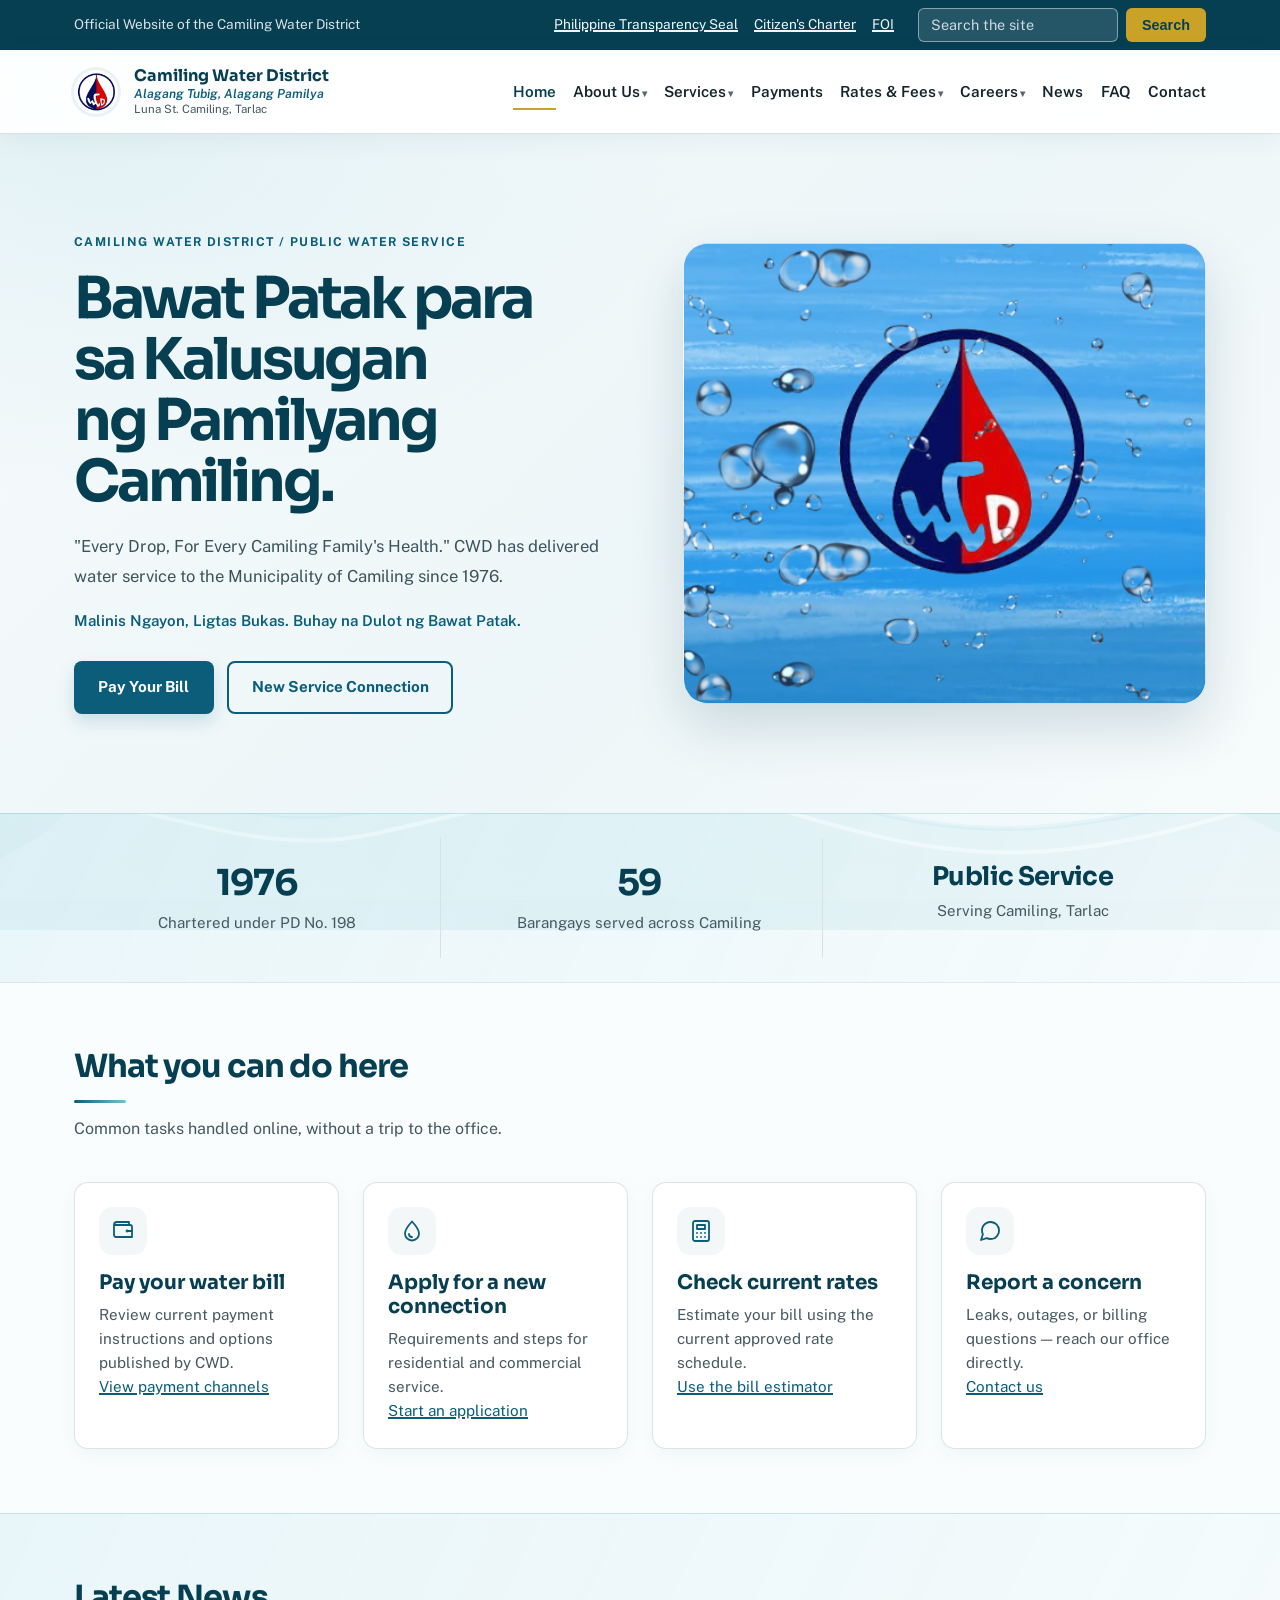
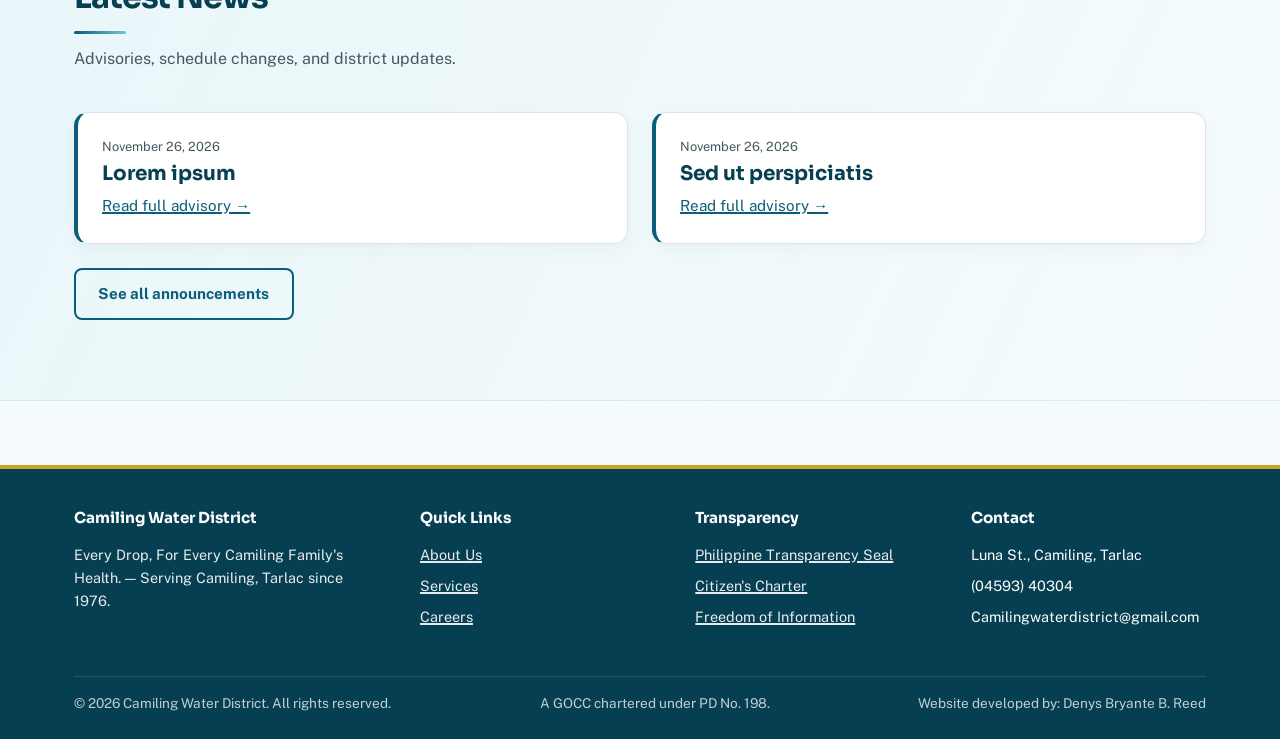
<file: index.html>
<!DOCTYPE html>
<html lang="en">
<head>
<meta charset="UTF-8">
<link rel="icon" href="assets/cwd-logo.png?v=20261118-fix3" type="image/png">
<link rel="shortcut icon" href="assets/cwd-logo.png?v=20261118-fix3">
<meta name="viewport" content="width=device-width, initial-scale=1.0">
<title>Camiling Water District — Official Website</title>
<meta name="description" content="Official website of the Camiling Water District (CWD), Tarlac, Philippines.">
<meta property="og:type" content="website">
<meta property="og:site_name" content="Camiling Water District">
<meta property="og:title" content="Camiling Water District — Official Website">
<meta property="og:description" content="Official website of the Camiling Water District (CWD), Tarlac, Philippines.">
<link rel="preconnect" href="https://fonts.googleapis.com">
<link href="https://fonts.googleapis.com/css2?family=Sora:wght@600;700&family=Public+Sans:wght@400;600;700&display=swap" rel="stylesheet">
<link rel="stylesheet" href="assets/styles.css?v=cms-audit-20261125">
<script type="application/ld+json">
{"@context":"https://schema.org","@type":"GovernmentOrganization","name":"Camiling Water District","address":{"@type":"PostalAddress","streetAddress":"Luna St.","addressLocality":"Camiling","addressRegion":"Tarlac","addressCountry":"PH"},"telephone":"(04593) 40304","email":"Camilingwaterdistrict@gmail.com"}
</script>
</head>
<body class="bg-waves">

<!-- Government identity bar -->
<div class="gov-bar">
  <div class="container">
    <span>Official Website of the Camiling Water District</span>
    <nav aria-label="Government links">
      <a href="transparency.html#seal">Philippine Transparency Seal</a>
      <a href="transparency.html#charter">Citizen's Charter</a>
      <a href="transparency.html#foi">FOI</a>
      <form class="site-search" action="search.html" method="get" role="search">
        <label for="site-q" class="sr-only">Search the site</label>
        <input type="search" id="site-q" name="q" placeholder="Search the site" autocomplete="off">
        <button type="submit">Search</button>
      </form>
    </nav>
  </div>
</div>

<!-- Announcement banner — injected by script when banner_show=true in data/homepage.json -->
<div id="site-banner" class="site-banner" role="region" aria-label="Site announcement" aria-live="polite" hidden>
  <div class="container">
    <span class="site-banner-label" id="banner-label"></span>
    <span class="site-banner-message" id="banner-message"></span>
  </div>
</div>

<!-- Header -->
<header class="site-header">
  <div class="container">
    <a href="index.html" class="brand">
      <img src="assets/cwd-logo.png" alt="Camiling Water District" class="brand-logo">
      <span class="brand-text"><strong>Camiling Water District</strong><em>Alagang Tubig, Alagang Pamilya</em><span>Luna St. Camiling, Tarlac</span></span>
    </a>
    <button class="nav-toggle" aria-expanded="false" aria-controls="main-nav">
      Menu
    </button>
    <nav class="main-nav" id="main-nav" aria-label="Primary">
      <ul>
        <li><a href="index.html">Home</a></li>
        <li class="nav-dropdown">
          <a href="about.html">About Us</a>
          <ul class="dropdown-menu">
            <li><a href="about.html">About CWD</a></li>
            <li><a href="about.html#mission-vision">Mission/Vision</a></li>
            <li><a href="about.html#leadership">Organizational Chart/Leadership</a></li>
            <li><a href="about.html#jva">Joint Venture with PrimeWater</a></li>
          </ul>
        </li>
        <li class="nav-dropdown">
          <a href="services.html">Services</a>
          <ul class="dropdown-menu">
            <li><a href="services.html#new-connection">New Service Connection</a></li>
            <li><a href="services.html#other-services">Other Services</a></li>
            <li><a href="services.html#requirements">Requirements Checklist</a></li>
            <li><a href="services.html#projects-section">Projects</a></li>
          </ul>
        </li>
        <li><a href="payments.html">Payments</a></li>
        <li class="nav-dropdown">
          <a href="rates.html">Rates &amp; Fees</a>
          <ul class="dropdown-menu">
            <li><a href="rates.html#bill-estimator">Bill Estimator</a></li>
            <li><a href="rates.html#rate-schedule">Rate Schedule</a></li>
          </ul>
        </li>
        <li class="nav-dropdown">
          <a href="careers.html">Careers</a>
          <ul class="dropdown-menu">
            <li><a href="careers.html#openings">Job Openings/Postings</a></li>
            <li><a href="careers.html#how-to-apply">How to Apply</a></li>
            <li><a href="careers.html#qualifications">General Qualification Standards</a></li>
          </ul>
        </li>
        <li><a href="news.html">News</a></li>
        <li><a href="faq.html">FAQ</a></li>
        <li><a href="contact.html">Contact</a></li>
      </ul>
    </nav>
  </div>
</header>

<main id="content">

  <!-- Hero -->
  <section class="home-hero">
    <div class="container home-hero-grid">
      <div class="home-hero-copy">
      <p class="home-hero-eyebrow">CAMILING WATER DISTRICT <span aria-hidden="true">/</span> PUBLIC WATER SERVICE</p>
      <h1 class="home-hero-title">Bawat Patak para sa Kalusugan ng Pamilyang Camiling.</h1>
      <p class="home-hero-lead">"Every Drop, For Every Camiling Family's Health." CWD has delivered water service to the Municipality of Camiling since 1976.</p>
      <p class="home-hero-tagline">Malinis Ngayon, Ligtas Bukas. Buhay na Dulot ng Bawat Patak.</p>
      <div class="home-hero-actions">
        <a href="payments.html" class="btn btn-primary">Pay Your Bill</a>
        <a href="services.html" class="btn btn-outline">New Service Connection</a>
      </div>
      </div>
      <div class="home-hero-photo" role="img" aria-label="Homepage photo selected in PagesCMS"><img class="home-hero-cms-image" src="images/uploads/home-hero-current.png" data-fallback-src="images/uploads/home-hero-current.png" alt="Camiling Water District homepage photo" decoding="async" fetchpriority="high"></div>
    </div>
  </section>

  <!-- Quick stats -->
  <section class="section-tint home-stats-section">
    <div class="container grid home-stats-grid">
      <div class="home-stat">
        <h2 style="margin-bottom:0.2rem;">1976</h2>
        <p>Chartered under PD No. 198</p>
      </div>
      <div class="home-stat">
        <h2 style="margin-bottom:0.2rem;">59</h2>
        <p>Barangays served across Camiling</p>
      </div>
      <div class="home-stat">
        <h2 style="margin-bottom:0.2rem;">Public Service</h2>
        <p>Serving Camiling, Tarlac</p>
      </div>
    </div>
  </section>

  <!-- Services overview -->
  <section>
    <div class="container">
      <div class="section-head">
        <h2 id="home-shortcuts-heading">What you can do here</h2>
        <p id="home-shortcuts-intro">Common tasks handled online, without a trip to the office.</p>
      </div>
      <div class="grid">
        <div class="card">
          <div class="card-icon" aria-hidden="true"><svg viewBox="0 0 24 24"><rect x="2" y="6" width="20" height="14" rx="2"/><path d="M2 10h20"/><path d="M6 15h4"/></svg></div>
          <h3>Pay your water bill</h3>
          <p>GCash, Maya, 7-Eleven, Bayad Center, and more.</p>
          <p><a href="payments.html">View payment channels →</a></p>
        </div>
        <div class="card">
          <div class="card-icon" aria-hidden="true"><svg viewBox="0 0 24 24"><path d="M12 21s-7-6.3-7-11.5A7 7 0 0 1 12 3a7 7 0 0 1 7 6.5C19 14.7 12 21 12 21z"/><circle cx="12" cy="9.5" r="2.2"/></svg></div>
          <h3>Apply for a new connection</h3>
          <p>Requirements and steps for residential and commercial service.</p>
          <p><a href="services.html">Start an application →</a></p>
        </div>
        <div class="card">
          <div class="card-icon" aria-hidden="true"><svg viewBox="0 0 24 24"><rect x="3" y="3" width="18" height="18" rx="2"/><path d="M8 8h.01M12 8h4M8 12h.01M12 12h4M8 16h.01M12 16h4"/></svg></div>
          <h3>Check current rates</h3>
          <p>Estimate your bill using the current approved rate schedule.</p>
          <p><a href="rates.html">Use the bill estimator →</a></p>
        </div>
        <div class="card">
          <div class="card-icon" aria-hidden="true"><svg viewBox="0 0 24 24"><path d="M12 2v6"/><path d="M12 8c-3 3-5 5.5-5 8a5 5 0 0 0 10 0c0-2.5-2-5-5-8z"/></svg></div>
          <h3>Report a concern</h3>
          <p>Leaks, outages, or billing questions — reach our office directly.</p>
          <p><a href="contact.html">Contact us →</a></p>
        </div>
      </div>
    </div>
  </section>

  <!-- Latest News — loaded from data/news.json, 3 newest items -->
  <section class="section-tint">
    <div class="container">
      <div class="section-head">
        <h2 id="home-news-heading">Latest News</h2>
        <p id="home-news-intro">Advisories, schedule changes, and district updates.</p>
      </div>
      <div id="latest-news-list" class="grid" style="grid-template-columns: repeat(auto-fit, minmax(260px,1fr));" aria-live="polite">
        <p id="latest-news-loading" style="color:var(--ink-soft);">Loading…</p>
      </div>
      <p style="margin-top:1.5rem;"><a id="home-news-button" href="news.html" class="btn btn-outline">See all announcements</a></p>
    </div>
  </section>

</main>

<!-- Footer -->
<footer class="site-footer">
  <div class="container">
    <div class="footer-grid">
      <div>
        <h4>Camiling Water District</h4>
        <p class="footer-tagline">Every Drop, For Every Camiling Family&#39;s Health. — Serving Camiling, Tarlac since 1976.</p>
      </div>
      <div>
        <h4>Quick Links</h4>
        <ul>
          <li><a href="about.html">About Us</a></li>
          <li><a href="services.html">Services</a></li>
          <li><a href="careers.html">Careers</a></li>
        </ul>
      </div>
      <div>
        <h4>Transparency</h4>
        <ul>
          <li><a href="transparency.html#seal">Philippine Transparency Seal</a></li><li><a href="transparency.html#charter">Citizen's Charter</a></li>
          <li><a href="transparency.html#foi">Freedom of Information</a></li>
        </ul>
      </div>
      <div>
        <h4>Contact</h4>
        <ul>
          <li>Luna St., Camiling, Tarlac</li>
          <li>(04593) 40304</li>
          <li>Camilingwaterdistrict@gmail.com</li>
        </ul>
      </div>
    </div>
    <div class="footer-bottom">
      <span>&copy; 2026 Camiling Water District. All rights reserved.</span>
      <span>A GOCC chartered under PD No. 198.</span>
      <span>Website developed by: Denys Bryante B. Reed</span>
    </div>
  </div>
</footer>

<script src="assets/script.js?v=cms-binding-fix-20261126"></script>
<script>
(function () {

  // ── Latest News — 3 newest from data/news.json ─────────────
  var newsList    = document.getElementById("latest-news-list");
  var newsLoading = document.getElementById("latest-news-loading");

  function formatDate(iso) {
    if (!iso || iso === "...") return "";
    var d = new Date(iso + "T00:00:00");
    if (isNaN(d)) return iso;
    return d.toLocaleDateString("en-PH", { year: "numeric", month: "long", day: "numeric" });
  }

  fetch("data/news.json", { cache: "no-store" })
    .then(function (res) {
      if (!res.ok) throw new Error("HTTP " + res.status);
      return res.json();
    })
    .then(function (data) {
      newsLoading.remove();

      var items = (data.items || [])
        .filter(function (item) { return item.date && item.date !== "..."; })
        .sort(function (a, b) { return new Date(b.date) - new Date(a.date); })
        .slice(0, 3);

      if (items.length === 0) {
        newsList.innerHTML = "<p style='color:var(--ink-soft);'>No announcements at this time.</p>";
        return;
      }

      items.forEach(function (item) {
        var card = document.createElement("div");
        card.className = "card";
        card.style.borderLeft = "4px solid var(--teal)";

        var date = document.createElement("p");
        date.style.cssText = "font-size:0.8rem; color:var(--ink-soft); margin-bottom:0.3rem;";
        date.textContent = formatDate(item.date);

        var h3 = document.createElement("h3");
        h3.textContent = item.title || "Untitled";

        var link = document.createElement("p");
        link.innerHTML = '<a href="news.html">Read full advisory →</a>';

        card.appendChild(date);
        card.appendChild(h3);
        card.appendChild(link);
        newsList.appendChild(card);
      });
    })
    .catch(function () {
      newsLoading.remove();
      newsList.innerHTML = "<p style='color:var(--ink-soft);'>Unable to load latest news.</p>";
    });

}());
</script>
</body>
</html>
</file>
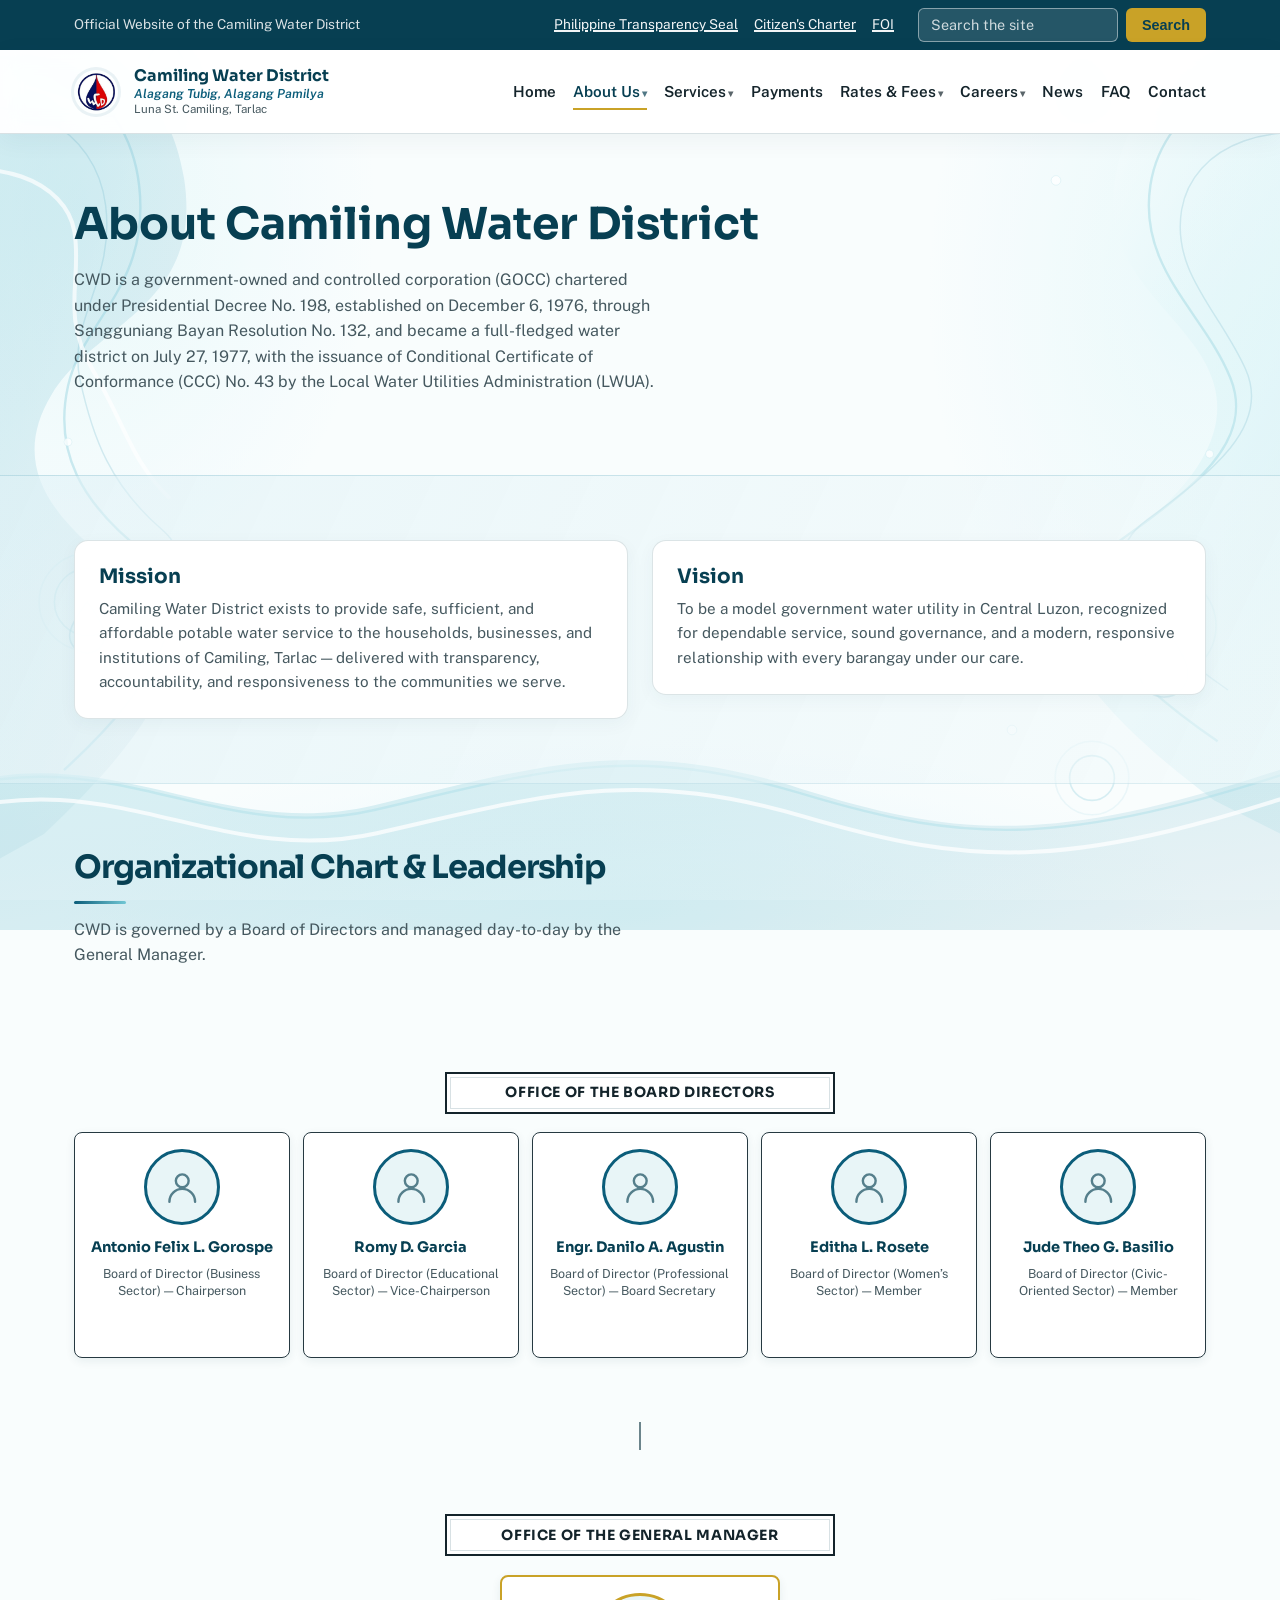
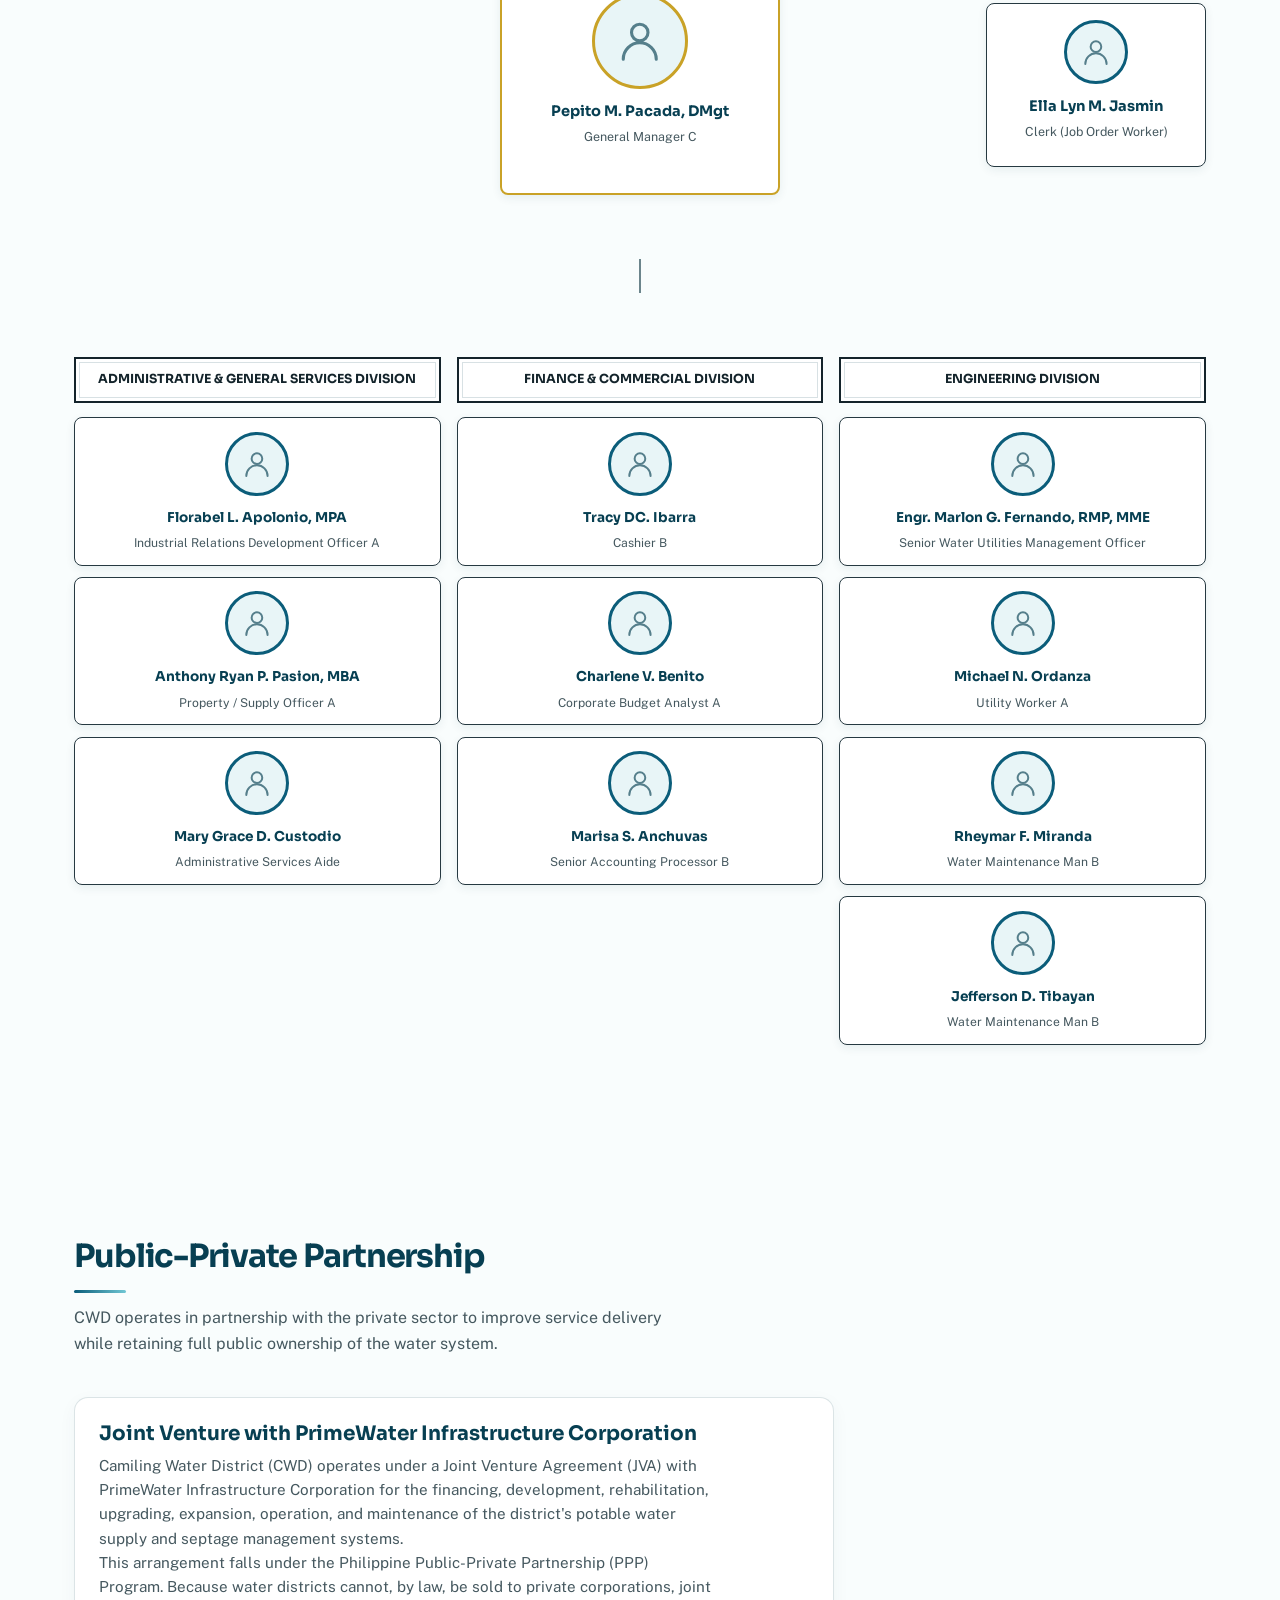
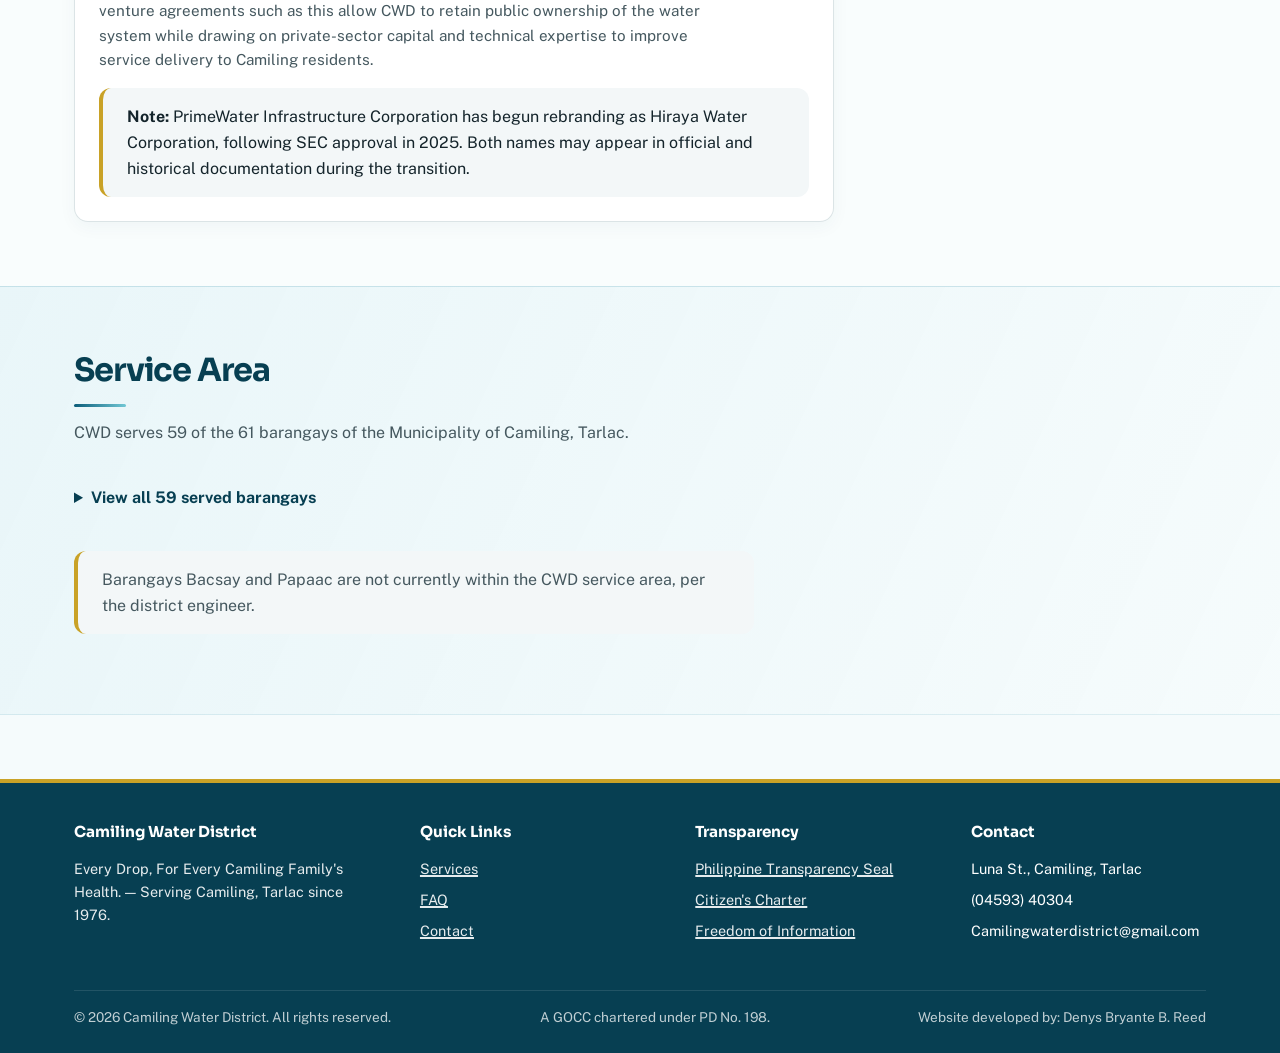
<file: about.html>
<!DOCTYPE html>
<html lang="en">
<head>
<meta charset="UTF-8">
<link rel="icon" href="assets/cwd-logo.png?v=20261118-fix3" type="image/png">
<link rel="shortcut icon" href="assets/cwd-logo.png?v=20261118-fix3">
<meta name="viewport" content="width=device-width, initial-scale=1.0">
<title>About Us — Camiling Water District</title>
<meta name="description" content="Learn about the Camiling Water District: mission, vision, leadership, the PrimeWater joint venture, and the barangays we serve.">
<meta property="og:type" content="website">
<meta property="og:site_name" content="Camiling Water District">
<meta property="og:title" content="About Us — Camiling Water District">
<meta property="og:description" content="Learn about the Camiling Water District: mission, vision, leadership, the PrimeWater joint venture, and the barangays we serve.">
<link href="https://fonts.googleapis.com/css2?family=Sora:wght@600;700&family=Public+Sans:wght@400;600;700&display=swap" rel="stylesheet">
<link rel="stylesheet" href="assets/styles.css?v=cms-audit-20261125">
</head>
<body class="bg-waves">

<div class="gov-bar">
  <div class="container">
    <span>Official Website of the Camiling Water District</span>
    <nav aria-label="Government links">
      <a href="transparency.html#seal">Philippine Transparency Seal</a>
      <a href="transparency.html#charter">Citizen's Charter</a>
      <a href="transparency.html#foi">FOI</a>
      <form class="site-search" action="search.html" method="get" role="search">
        <label for="site-q" class="sr-only">Search the site</label>
        <input type="search" id="site-q" name="q" placeholder="Search the site" autocomplete="off">
        <button type="submit">Search</button>
      </form>
    </nav>
  </div>
</div>

<header class="site-header">
  <div class="container">
    <a href="index.html" class="brand">
      <img src="assets/cwd-logo.png" alt="Camiling Water District" class="brand-logo">
      <span class="brand-text"><strong>Camiling Water District</strong><em>Alagang Tubig, Alagang Pamilya</em><span>Luna St. Camiling, Tarlac</span></span>
    </a>
    <button class="nav-toggle" aria-expanded="false" aria-controls="main-nav">Menu</button>
    <nav class="main-nav" id="main-nav" aria-label="Primary">
      <ul>
        <li><a href="index.html">Home</a></li>
        <li class="nav-dropdown">
          <a href="about.html">About Us</a>
          <ul class="dropdown-menu">
            <li><a href="about.html">About CWD</a></li>
            <li><a href="about.html#mission-vision">Mission/Vision</a></li>
            <li><a href="about.html#leadership">Organizational Chart/Leadership</a></li>
            <li><a href="about.html#jva">Joint Venture with PrimeWater</a></li>
          </ul>
        </li>
        <li class="nav-dropdown">
          <a href="services.html">Services</a>
          <ul class="dropdown-menu">
            <li><a href="services.html#new-connection">New Service Connection</a></li>
            <li><a href="services.html#other-services">Other Services</a></li>
            <li><a href="services.html#requirements">Requirements Checklist</a></li>
            <li><a href="services.html#projects-section">Projects</a></li>
          </ul>
        </li>
        <li><a href="payments.html">Payments</a></li>
        <li class="nav-dropdown">
          <a href="rates.html">Rates &amp; Fees</a>
          <ul class="dropdown-menu">
            <li><a href="rates.html#bill-estimator">Bill Estimator</a></li>
            <li><a href="rates.html#rate-schedule">Rate Schedule</a></li>
          </ul>
        </li>
        <li class="nav-dropdown">
          <a href="careers.html">Careers</a>
          <ul class="dropdown-menu">
            <li><a href="careers.html#openings">Job Openings/Postings</a></li>
            <li><a href="careers.html#how-to-apply">How to Apply</a></li>
            <li><a href="careers.html#qualifications">General Qualification Standards</a></li>
          </ul>
        </li>
        <li><a href="news.html">News</a></li>
        <li><a href="faq.html">FAQ</a></li>
        <li><a href="contact.html">Contact</a></li>
      </ul>
    </nav>
  </div>
</header>

<main id="content">

  <section>
    <div class="container">
      <h1>About Camiling Water District</h1>
      <p style="max-width:60ch;">CWD is a government-owned and controlled corporation (GOCC) chartered under Presidential Decree No. 198, established on December 6, 1976, through Sangguniang Bayan Resolution No. 132, and became a full-fledged water district on July 27, 1977, with the issuance of Conditional Certificate of Conformance (CCC) No. 43 by the Local Water Utilities Administration (LWUA).</p>
    </div>
  </section>

  <section class="section-tint" id="mission-vision">
    <div class="container grid" style="grid-template-columns: 1fr 1fr; align-items:start;">
      <div class="card">
        <h3>Mission</h3>
        <p>Camiling Water District exists to provide safe, sufficient, and affordable potable water service to the households, businesses, and institutions of Camiling, Tarlac — delivered with transparency, accountability, and responsiveness to the communities we serve.</p>
      </div>
      <div class="card">
        <h3>Vision</h3>
        <p>To be a model government water utility in Central Luzon, recognized for dependable service, sound governance, and a modern, responsive relationship with every barangay under our care.</p>
      </div>
    </div>
  </section>

  <section id="leadership">
    <div class="container">
      <div class="section-head">
        <h2>Organizational Chart &amp; Leadership</h2>
        <p>CWD is governed by a Board of Directors and managed day-to-day by the General Manager.</p>
      </div>

      <!-- Organizational chart (filled from data/about.json) -->
      <p id="board-loading" style="color:var(--ink-soft);">Loading…</p>
      <p id="board-error" hidden style="color:var(--danger);">Unable to load leadership information.</p>
      <div id="org-chart" class="org-chart" aria-live="polite" hidden>
        <section class="org-level org-board-level" aria-labelledby="org-board-heading">
          <h3 id="org-board-heading" class="org-level-title">Office of the Board Directors</h3>
          <div id="org-board" class="org-people-grid org-board-grid"></div>
        </section>
        <div class="org-connector" aria-hidden="true"></div>
        <section class="org-level org-management-level" aria-labelledby="org-gm-heading">
          <h3 id="org-gm-heading" class="org-level-title">Office of the General Manager</h3>
          <div class="org-management-row">
            <div class="org-management-spacer" aria-hidden="true"></div>
            <div id="org-gm" class="org-gm-holder"></div>
            <div id="org-gm-support" class="org-gm-support"></div>
          </div>
        </section>
        <div class="org-connector org-connector-long" aria-hidden="true"></div>
        <div id="org-divisions" class="org-divisions-grid" aria-label="CWD divisions"></div>
      </div>
    </div>
  </section>

  <section id="jva">
    <div class="container">
      <div class="section-head">
        <h2>Public-Private Partnership</h2>
        <p>CWD operates in partnership with the private sector to improve service delivery while retaining full public ownership of the water system.</p>
      </div>
      <div class="card" style="max-width:760px;">
        <h3>Joint Venture with PrimeWater Infrastructure Corporation</h3>
        <p>Camiling Water District (CWD) operates under a <strong>Joint Venture Agreement (JVA)</strong> with <strong>PrimeWater Infrastructure Corporation</strong> for the financing, development, rehabilitation, upgrading, expansion, operation, and maintenance of the district's potable water supply and septage management systems.</p>
        <p>This arrangement falls under the Philippine Public-Private Partnership (PPP) Program. Because water districts cannot, by law, be sold to private corporations, joint venture agreements such as this allow CWD to retain public ownership of the water system while drawing on private-sector capital and technical expertise to improve service delivery to Camiling residents.</p>
        <div class="notice" style="margin-top:1rem;"><strong id="jva-note-heading">Note:</strong> <span id="jva-note-body">PrimeWater Infrastructure Corporation has begun rebranding as Hiraya Water Corporation, following SEC approval in 2025. Both names may appear in official and historical documentation during the transition.</span></div>
      </div>
    </div>
  </section>

  <section class="section-tint">
    <div class="container">
      <div class="section-head">
        <h2>Service Area</h2>
        <p>CWD serves 59 of the 61 barangays of the Municipality of Camiling, Tarlac.</p>
      </div>
      <details>
        <summary style="cursor:pointer; font-weight:700; color:var(--teal-deep); margin-bottom:1rem;">View all 59 served barangays</summary>
        <div class="grid" style="grid-template-columns: repeat(auto-fit, minmax(160px,1fr)); gap:0.5rem;">
          <p>Ambabaay</p><p>Bacabac</p><p>Balawe</p><p>Balayang</p><p>Balite</p><p>Baltazar</p><p>Bantog</p><p>Baquero Norte</p><p>Baquero Sur</p><p>Bawa</p><p>Bilad</p><p>Bilbil</p><p>Birbira</p><p>Bogas</p><p>Botbotones</p><p>Buenavista</p><p>Bunker Hill</p><p>Burgos</p><p>Cabuluan</p><p>Camp Makabulos</p><p>Caniag</p><p>Caniag Kailian</p><p>Cinco-Cinco</p><p>Estacion</p><p>Esperanza</p><p>Fernandez</p><p>Ligtasin</p><p>Lomboy</p><p>Malacampa</p><p>Malayep</p><p>Mangley</p><p>Manupeg</p><p>Maragondong</p><p>Maasin</p><p>Nagsabaran</p><p>Nagserialan</p><p>Palimbo</p><p>Pandayan</p><p>Pao</p><p>Pindangan</p><p>Poblacion I</p><p>Poblacion II</p><p>Poblacion III</p><p>Pob. Zone IV</p><p>Rang-ayan</p><p>Ridge</p><p>Salapungan</p><p>Sawat</p><p>Sinilian 1st</p><p>Sinilian 2nd</p><p>Sinilian 3rd</p><p>Sinulatan 1st</p><p>Sinulatan 2nd</p><p>Suizo</p><p>Surgui 1st</p><p>Surgui 2nd</p><p>Tambugan</p><p>Telbang</p><p>Tuec</p>
        </div>
      </details>
      <p class="notice" style="margin-top:1.5rem;"><span id="service-area-note">Barangays Bacsay and Papaac are not currently within the CWD service area, per the district engineer.</span></p>
    </div>
  </section>


</main>

<footer class="site-footer">
  <div class="container">
    <div class="footer-grid">
      <div><h4>Camiling Water District</h4><p class="footer-tagline">Every Drop, For Every Camiling Family&#39;s Health. — Serving Camiling, Tarlac since 1976.</p></div>
      <div><h4>Quick Links</h4><ul><li><a href="services.html">Services</a></li><li><a href="faq.html">FAQ</a></li><li><a href="contact.html">Contact</a></li></ul></div>
      <div><h4>Transparency</h4><ul><li><a href="transparency.html#seal">Philippine Transparency Seal</a></li><li><a href="transparency.html#charter">Citizen's Charter</a></li><li><a href="transparency.html#foi">Freedom of Information</a></li></ul></div>
      <div><h4>Contact</h4><ul><li>Luna St., Camiling, Tarlac</li><li>(04593) 40304</li><li>Camilingwaterdistrict@gmail.com</li></ul></div>
    </div>
    <div class="footer-bottom">
      <span>&copy; 2026 Camiling Water District. All rights reserved.</span>
      <span>A GOCC chartered under PD No. 198.</span>
      <span>Website developed by: Denys Bryante B. Reed</span>
    </div>
  </div>
</footer>

<script src="assets/script.js?v=cms-binding-fix-20261126"></script>
<script>
(function () {
  var AVATAR = '<svg viewBox="0 0 24 24" aria-hidden="true"><circle cx="12" cy="8" r="4"/><path d="M4 21c0-4.4 3.6-8 8-8s8 3.6 8 8"/></svg>';
  function $(id) { return document.getElementById(id); }
  function make(tag, className, text) {
    var el = document.createElement(tag);
    if (className) el.className = className;
    if (text !== undefined && text !== null) el.textContent = String(text);
    return el;
  }
  function personCard(person, variant) {
    var card = make("article", "org-person-card org-person-card--" + variant);
    var photo = make("div", "org-photo");
    photo.innerHTML = AVATAR;
    var imagePath = typeof person.photo === "string" ? person.photo.trim() : "";
    if (imagePath) {
      var img = make("img");
      img.src = imagePath;
      img.alt = person.name ? "Photo of " + person.name : "Staff photo";
      img.loading = "lazy";
      img.onerror = function () { img.hidden = true; };
      photo.appendChild(img);
    }
    var name = make("h4", "org-person-name", person.name || "Name to be added");
    var title = make("p", "org-person-title", person.position || person.title || "");
    card.appendChild(photo);
    card.appendChild(name);
    card.appendChild(title);
    return card;
  }
  function addPeople(target, people, variant, positionKey) {
    (people || []).forEach(function (person) {
      if (!person || typeof person !== "object") return;
      if (positionKey && !person.position) person.position = "";
      target.appendChild(personCard(person, variant));
    });
  }
  fetch("data/about.json?org-chart=20261125", { cache: "no-store" })
    .then(function (response) {
      if (!response.ok) throw new Error("Organizational chart data could not be loaded.");
      return response.json();
    })
    .then(function (data) {
      $("org-board").replaceChildren();
      addPeople($("org-board"), data.board, "board", "position");
      if (data.general_manager && data.general_manager.name) {
        $("org-gm").appendChild(personCard(data.general_manager, "manager"));
      }
      $("org-gm-support").replaceChildren();
      addPeople($("org-gm-support"), data.support_staff, "support", "title");

      var divisions = $("org-divisions");
      divisions.replaceChildren();
      (data.divisions || []).forEach(function (division) {
        var section = make("section", "org-division");
        var heading = make("h3", "org-division-title", division.name || "Division");
        var staff = make("div", "org-division-staff");
        section.appendChild(heading);
        addPeople(staff, division.positions, "staff", "title");
        section.appendChild(staff);
        divisions.appendChild(section);
      });
      $("board-loading").hidden = true;
      $("board-error").hidden = true;
      $("org-chart").hidden = false;
    })
    .catch(function (error) {
      console.error("Organizational chart:", error);
      $("board-loading").hidden = true;
      $("board-error").hidden = false;
    });
}());
</script>
</body>
</html>
</file>
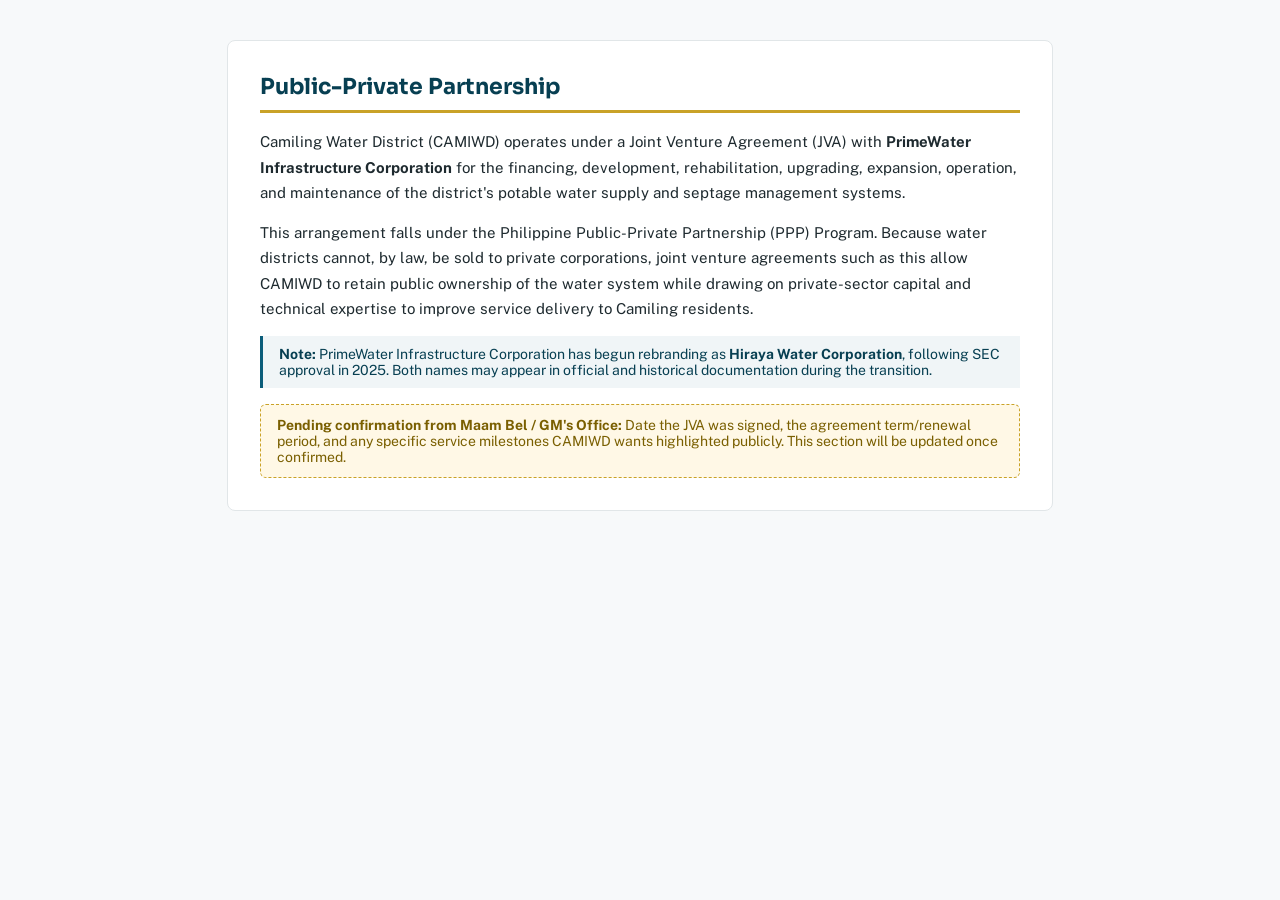
<file: aboutus-jva-primewater.html>
<!DOCTYPE html>
<html lang="en">
<head>
<meta charset="UTF-8">
<meta name="viewport" content="width=device-width, initial-scale=1.0">
<title>CAMIWD About Us Preview — JVA Partnership</title>
<link href="https://fonts.googleapis.com/css2?family=Sora:wght@600;700&family=Public+Sans:wght@400;500;600&display=swap" rel="stylesheet">
<style>
  :root {
    --teal-primary: #0B5D7A;
    --teal-deep: #073F52;
    --gold: #C9A227;
    --bg: #F7F9FA;
    --text: #1E2A2F;
    --muted: #5C6B70;
    --border: #E1E6E8;
  }
  body {
    font-family: 'Public Sans', sans-serif;
    background: var(--bg);
    color: var(--text);
    margin: 0;
    padding: 40px 16px;
  }
  .about-section {
    max-width: 760px;
    margin: 0 auto;
    background: #fff;
    border: 1px solid var(--border);
    border-radius: 8px;
    padding: 32px;
  }
  .about-section h2 {
    font-family: 'Sora', sans-serif;
    color: var(--teal-deep);
    font-size: 22px;
    margin: 0 0 16px;
    border-bottom: 3px solid var(--gold);
    padding-bottom: 10px;
  }
  .about-section p {
    font-size: 15px;
    line-height: 1.7;
    margin: 0 0 14px;
  }
  .rebrand-note {
    background: rgba(11, 93, 122, 0.06);
    border-left: 3px solid var(--teal-primary);
    padding: 10px 16px;
    font-size: 14px;
    color: var(--teal-deep);
    margin: 0 0 16px;
  }
  .placeholder {
    background: #FFF8E6;
    border: 1px dashed var(--gold);
    border-radius: 6px;
    padding: 12px 16px;
    font-size: 14px;
    color: #7A5F00;
  }
</style>
</head>
<body>

<!-- ============================================ -->
<!-- COPY EVERYTHING BELOW THIS LINE INTO YOUR ABOUT US PAGE -->
<!-- ============================================ -->

<div class="about-section">
  <h2>Public-Private Partnership</h2>

  <p>
    Camiling Water District (CAMIWD) operates under a Joint Venture Agreement (JVA) with
    <strong>PrimeWater Infrastructure Corporation</strong> for the financing, development,
    rehabilitation, upgrading, expansion, operation, and maintenance of the district's potable
    water supply and septage management systems.
  </p>

  <p>
    This arrangement falls under the Philippine Public-Private Partnership (PPP) Program.
    Because water districts cannot, by law, be sold to private corporations, joint venture
    agreements such as this allow CAMIWD to retain public ownership of the water system while
    drawing on private-sector capital and technical expertise to improve service delivery to
    Camiling residents.
  </p>

  <div class="rebrand-note">
    <strong>Note:</strong> PrimeWater Infrastructure Corporation has begun rebranding as
    <strong>Hiraya Water Corporation</strong>, following SEC approval in 2025. Both names may
    appear in official and historical documentation during the transition.
  </div>

  <div class="placeholder">
    <strong>Pending confirmation from Maam Bel / GM's Office:</strong> Date the JVA was signed,
    the agreement term/renewal period, and any specific service milestones CAMIWD wants
    highlighted publicly. This section will be updated once confirmed.
  </div>
</div>

</body>
</html>
</file>
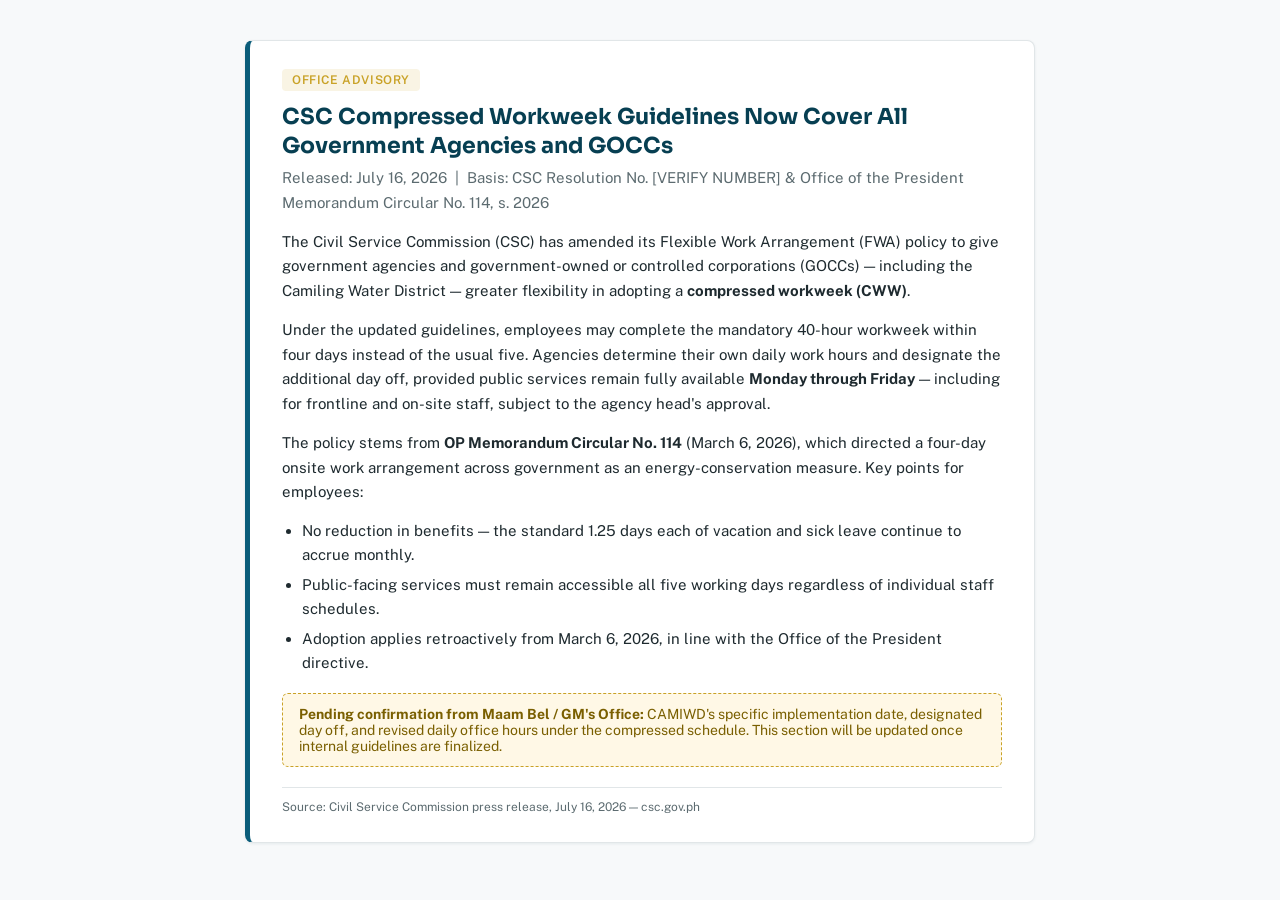
<file: announcement-compressed-workweek.html>
<!DOCTYPE html>
<html lang="en">
<head>
<meta charset="UTF-8">
<meta name="viewport" content="width=device-width, initial-scale=1.0">
<title>CAMIWD Announcement Preview — Compressed Workweek</title>
<link href="https://fonts.googleapis.com/css2?family=Sora:wght@600;700&family=Public+Sans:wght@400;500;600&display=swap" rel="stylesheet">
<style>
  :root {
    --teal-primary: #0B5D7A;
    --teal-deep: #073F52;
    --gold: #C9A227;
    --bg: #F7F9FA;
    --text: #1E2A2F;
    --muted: #5C6B70;
    --border: #E1E6E8;
  }
  body {
    font-family: 'Public Sans', sans-serif;
    background: var(--bg);
    color: var(--text);
    margin: 0;
    padding: 40px 16px;
  }
  .announcement-card {
    max-width: 720px;
    margin: 0 auto;
    background: #fff;
    border: 1px solid var(--border);
    border-left: 5px solid var(--teal-primary);
    border-radius: 8px;
    padding: 28px 32px;
    box-shadow: 0 1px 3px rgba(7, 63, 82, 0.08);
  }
  .announcement-tag {
    display: inline-block;
    background: rgba(201, 162, 39, 0.12);
    color: var(--gold);
    font-family: 'Public Sans', sans-serif;
    font-weight: 600;
    font-size: 12px;
    letter-spacing: 0.05em;
    text-transform: uppercase;
    padding: 4px 10px;
    border-radius: 4px;
    margin-bottom: 12px;
  }
  .announcement-card h2 {
    font-family: 'Sora', sans-serif;
    color: var(--teal-deep);
    font-size: 22px;
    margin: 0 0 6px;
    line-height: 1.3;
  }
  .announcement-meta {
    font-size: 13px;
    color: var(--muted);
    margin-bottom: 18px;
  }
  .announcement-card p {
    font-size: 15px;
    line-height: 1.65;
    margin: 0 0 14px;
  }
  .announcement-card ul {
    margin: 0 0 14px;
    padding-left: 20px;
  }
  .announcement-card li {
    font-size: 15px;
    line-height: 1.6;
    margin-bottom: 6px;
  }
  .placeholder {
    background: #FFF8E6;
    border: 1px dashed var(--gold);
    border-radius: 6px;
    padding: 12px 16px;
    font-size: 14px;
    color: #7A5F00;
    margin-top: 18px;
  }
  .source-note {
    font-size: 12px;
    color: var(--muted);
    margin-top: 20px;
    border-top: 1px solid var(--border);
    padding-top: 12px;
  }
</style>
</head>
<body>

<!-- ============================================ -->
<!-- COPY EVERYTHING BELOW THIS LINE INTO YOUR NEWS/ANNOUNCEMENTS PAGE -->
<!-- ============================================ -->

<div class="announcement-card">
  <span class="announcement-tag">Office Advisory</span>
  <h2>CSC Compressed Workweek Guidelines Now Cover All Government Agencies and GOCCs</h2>
  <p class="announcement-meta">Released: July 16, 2026 &nbsp;|&nbsp; Basis: CSC Resolution No. [VERIFY NUMBER] &amp; Office of the President Memorandum Circular No. 114, s. 2026</p>

  <p>
    The Civil Service Commission (CSC) has amended its Flexible Work Arrangement (FWA) policy to give government
    agencies and government-owned or controlled corporations (GOCCs) — including the Camiling Water District —
    greater flexibility in adopting a <strong>compressed workweek (CWW)</strong>.
  </p>

  <p>
    Under the updated guidelines, employees may complete the mandatory 40-hour workweek within four days
    instead of the usual five. Agencies determine their own daily work hours and designate the additional
    day off, provided public services remain fully available <strong>Monday through Friday</strong> —
    including for frontline and on-site staff, subject to the agency head's approval.
  </p>

  <p>The policy stems from <strong>OP Memorandum Circular No. 114</strong> (March 6, 2026), which directed a four-day
    onsite work arrangement across government as an energy-conservation measure. Key points for employees:</p>

  <ul>
    <li>No reduction in benefits — the standard 1.25 days each of vacation and sick leave continue to accrue monthly.</li>
    <li>Public-facing services must remain accessible all five working days regardless of individual staff schedules.</li>
    <li>Adoption applies retroactively from March 6, 2026, in line with the Office of the President directive.</li>
  </ul>

  <div class="placeholder">
    <strong>Pending confirmation from Maam Bel / GM's Office:</strong> CAMIWD's specific implementation date,
    designated day off, and revised daily office hours under the compressed schedule. This section will be
    updated once internal guidelines are finalized.
  </div>

  <div class="source-note">
    Source: Civil Service Commission press release, July 16, 2026 — csc.gov.ph
  </div>
</div>

</body>
</html>
</file>
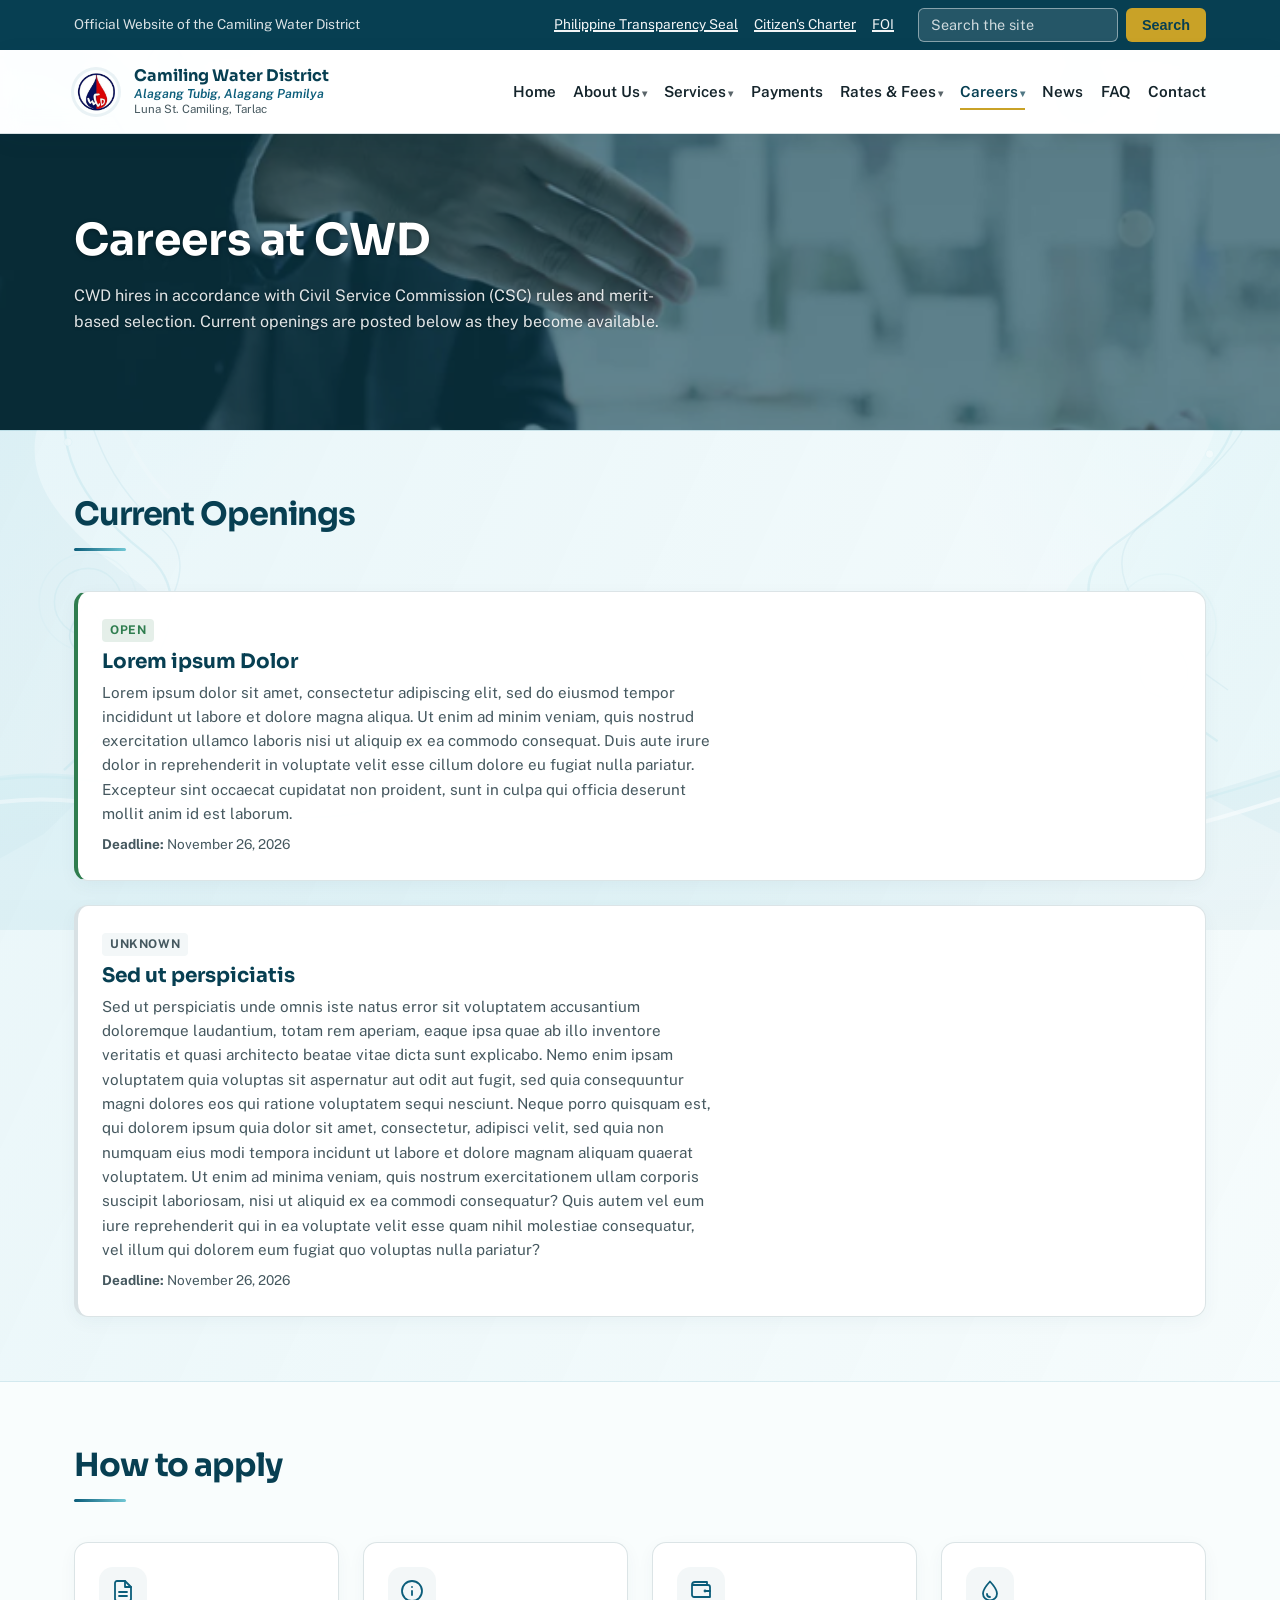
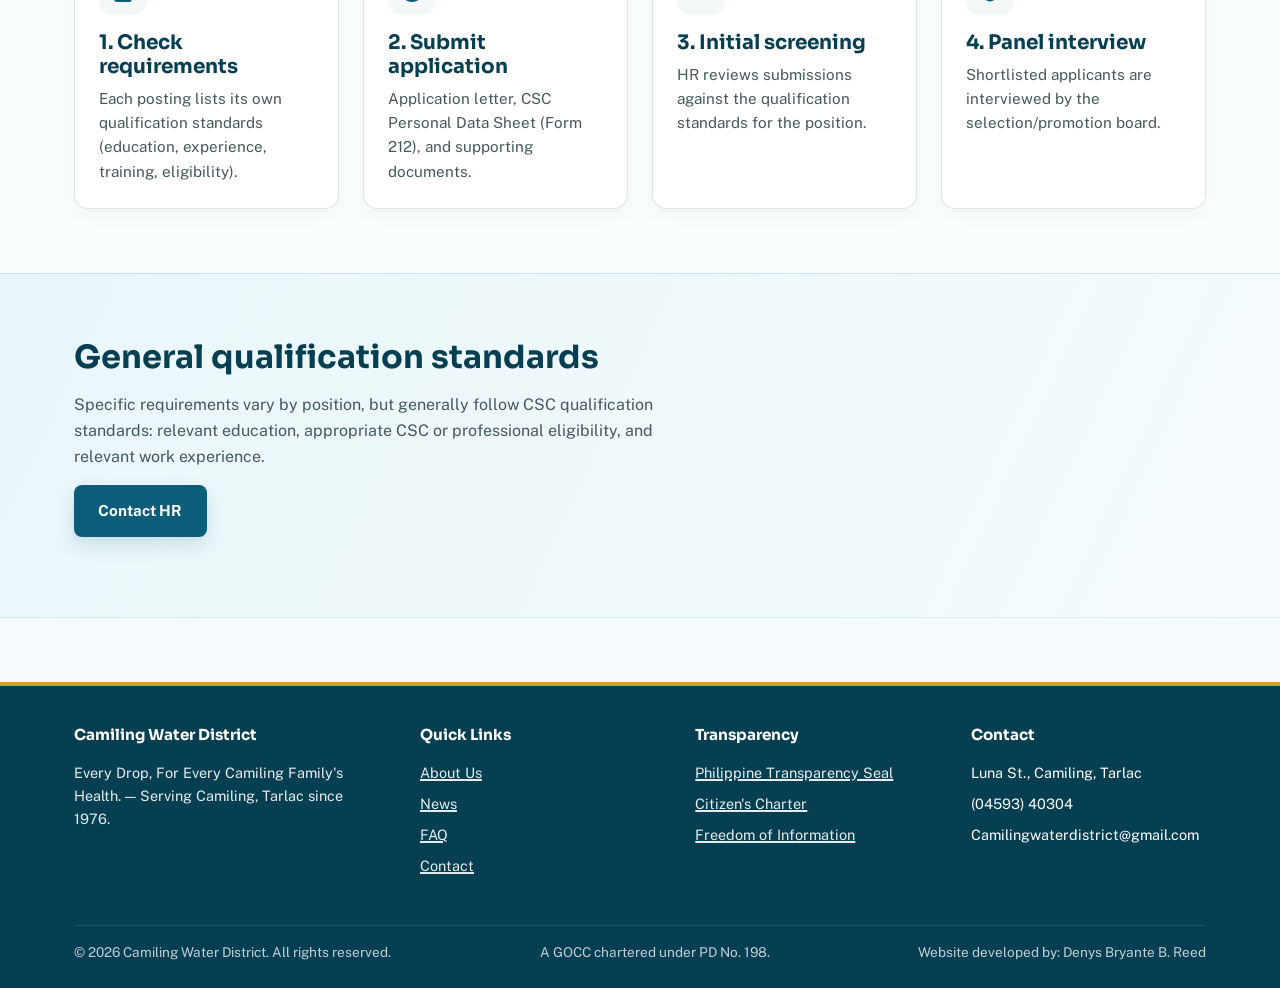
<file: careers.html>
<!DOCTYPE html>
<html lang="en">
<head>
<meta charset="UTF-8">
<link rel="icon" href="assets/cwd-logo.png?v=20261118-fix3" type="image/png">
<link rel="shortcut icon" href="assets/cwd-logo.png?v=20261118-fix3">
<meta name="viewport" content="width=device-width, initial-scale=1.0">
<title>Careers — Camiling Water District</title>
<meta name="description" content="Job openings, how to apply, and qualification standards at the Camiling Water District, Tarlac.">
<meta property="og:type" content="website">
<meta property="og:site_name" content="Camiling Water District">
<meta property="og:title" content="Careers — Camiling Water District">
<meta property="og:description" content="Job openings, how to apply, and qualification standards at the Camiling Water District, Tarlac.">
<link href="https://fonts.googleapis.com/css2?family=Sora:wght@600;700&family=Public+Sans:wght@400;600;700&display=swap" rel="stylesheet">
<link rel="stylesheet" href="assets/styles.css?v=cms-audit-20261125">
</head>
<body class="bg-drops">

<div class="gov-bar">
  <div class="container">
    <span>Official Website of the Camiling Water District</span>
    <nav aria-label="Government links">
      <a href="transparency.html#seal">Philippine Transparency Seal</a>
      <a href="transparency.html#charter">Citizen's Charter</a>
      <a href="transparency.html#foi">FOI</a>
      <form class="site-search" action="search.html" method="get" role="search">
        <label for="site-q" class="sr-only">Search the site</label>
        <input type="search" id="site-q" name="q" placeholder="Search the site" autocomplete="off">
        <button type="submit">Search</button>
      </form>
    </nav>
  </div>
</div>

<header class="site-header">
  <div class="container">
    <a href="index.html" class="brand">
      <img src="assets/cwd-logo.png" alt="Camiling Water District" class="brand-logo">
      <span class="brand-text"><strong>Camiling Water District</strong><em>Alagang Tubig, Alagang Pamilya</em><span>Luna St. Camiling, Tarlac</span></span>
    </a>
    <button class="nav-toggle" aria-expanded="false" aria-controls="main-nav">Menu</button>
    <nav class="main-nav" id="main-nav" aria-label="Primary">
      <ul>
        <li><a href="index.html">Home</a></li>
        <li class="nav-dropdown">
          <a href="about.html">About Us</a>
          <ul class="dropdown-menu">
            <li><a href="about.html">About CWD</a></li>
            <li><a href="about.html#mission-vision">Mission/Vision</a></li>
            <li><a href="about.html#leadership">Organizational Chart/Leadership</a></li>
            <li><a href="about.html#jva">Joint Venture with PrimeWater</a></li>
          </ul>
        </li>
        <li class="nav-dropdown">
          <a href="services.html">Services</a>
          <ul class="dropdown-menu">
            <li><a href="services.html#new-connection">New Service Connection</a></li>
            <li><a href="services.html#other-services">Other Services</a></li>
            <li><a href="services.html#requirements">Requirements Checklist</a></li>
            <li><a href="services.html#projects-section">Projects</a></li>
          </ul>
        </li>
        <li><a href="payments.html">Payments</a></li>
        <li class="nav-dropdown">
          <a href="rates.html">Rates &amp; Fees</a>
          <ul class="dropdown-menu">
            <li><a href="rates.html#bill-estimator">Bill Estimator</a></li>
            <li><a href="rates.html#rate-schedule">Rate Schedule</a></li>
          </ul>
        </li>
        <li class="nav-dropdown">
          <a href="careers.html">Careers</a>
          <ul class="dropdown-menu">
            <li><a href="careers.html#openings">Job Openings/Postings</a></li>
            <li><a href="careers.html#how-to-apply">How to Apply</a></li>
            <li><a href="careers.html#qualifications">General Qualification Standards</a></li>
          </ul>
        </li>
        <li><a href="news.html">News</a></li>
        <li><a href="faq.html">FAQ</a></li>
        <li><a href="contact.html">Contact</a></li>
      </ul>
    </nav>
  </div>
</header>

<main id="content">

  <section class="careers-hero">
    <div class="careers-hero-overlay"></div>
    <div class="container careers-hero-content">
      <h1>Careers at CWD</h1>
      <p style="max-width:60ch;">CWD hires in accordance with Civil Service Commission (CSC) rules and merit-based selection. Current openings are posted below as they become available.</p>
    </div>
  </section>

  <section class="section-tint" id="openings">
    <div class="container">
      <div class="section-head">
        <h2>Current Openings</h2>
      </div>

      <!-- Loading state -->
      <p id="careers-loading" style="color:var(--ink-soft);">Loading positions…</p>

      <!-- Error state -->
      <p id="careers-error" hidden style="color:var(--danger);">
        Unable to load positions. Please <a href="contact.html">contact HR</a> directly.
      </p>

      <!-- Cards injected here -->
      <div id="careers-list" class="grid" style="grid-template-columns:1fr;" aria-live="polite"></div>

    </div>
  </section>

  <section id="how-to-apply">
    <div class="container">
      <div class="section-head">
        <h2>How to apply</h2>
      </div>
      <div class="grid" style="grid-template-columns: repeat(4, 1fr);">
        <div class="card"><div class="card-icon" aria-hidden="true"><svg viewBox="0 0 24 24"><rect x="3" y="3" width="18" height="18" rx="2"/><path d="M8 8h.01M12 8h4M8 12h.01M12 12h4"/></svg></div><h3>1. Check requirements</h3><p>Each posting lists its own qualification standards (education, experience, training, eligibility).</p></div>
        <div class="card"><div class="card-icon" aria-hidden="true"><svg viewBox="0 0 24 24"><path d="M14 2H6a2 2 0 0 0-2 2v16a2 2 0 0 0 2 2h12a2 2 0 0 0 2-2V8z"/><path d="M14 2v6h6"/></svg></div><h3>2. Submit application</h3><p>Application letter, CSC Personal Data Sheet (Form 212), and supporting documents.</p></div>
        <div class="card"><div class="card-icon" aria-hidden="true"><svg viewBox="0 0 24 24"><circle cx="11" cy="11" r="7"/><path d="M21 21l-4.3-4.3"/></svg></div><h3>3. Initial screening</h3><p>HR reviews submissions against the qualification standards for the position.</p></div>
        <div class="card"><div class="card-icon" aria-hidden="true"><svg viewBox="0 0 24 24"><circle cx="9" cy="7" r="4"/><path d="M2 21v-2a5 5 0 0 1 5-5h4a5 5 0 0 1 5 5v2"/><circle cx="17" cy="8" r="3"/></svg></div><h3>4. Panel interview</h3><p>Shortlisted applicants are interviewed by the selection/promotion board.</p></div>
      </div>
    </div>
  </section>

  <section class="section-tint" id="qualifications">
    <div class="container">
      <h2>General qualification standards</h2>
      <p style="max-width:60ch;">Specific requirements vary by position, but generally follow CSC qualification standards: relevant education, appropriate CSC or professional eligibility, and relevant work experience.</p>
      <p><a href="contact.html" class="btn btn-primary">Contact HR</a></p>
    </div>
  </section>

</main>

<footer class="site-footer">
  <div class="container">
    <div class="footer-grid">
      <div><h4>Camiling Water District</h4><p class="footer-tagline">Every Drop, For Every Camiling Family&#39;s Health. — Serving Camiling, Tarlac since 1976.</p></div>
      <div><h4>Quick Links</h4><ul><li><a href="about.html">About Us</a></li><li><a href="news.html">News</a></li><li><a href="faq.html">FAQ</a></li>
        <li><a href="contact.html">Contact</a></li></ul></div>
      <div><h4>Transparency</h4><ul><li><a href="transparency.html#seal">Philippine Transparency Seal</a></li><li><a href="transparency.html#charter">Citizen's Charter</a></li><li><a href="transparency.html#foi">Freedom of Information</a></li></ul></div>
      <div><h4>Contact</h4><ul><li>Luna St., Camiling, Tarlac</li><li>(04593) 40304</li><li>Camilingwaterdistrict@gmail.com</li></ul></div>
    </div>
    <div class="footer-bottom">
      <span>&copy; 2026 Camiling Water District. All rights reserved.</span>
      <span>A GOCC chartered under PD No. 198.</span>
      <span>Website developed by: Denys Bryante B. Reed</span>
    </div>
  </div>
</footer>

<script src="assets/script.js?v=cms-binding-fix-20261126"></script>
<script>
(function () {
  const list    = document.getElementById("careers-list");
  const loading = document.getElementById("careers-loading");
  const error   = document.getElementById("careers-error");

  function formatDeadline(str) {
    if (!str || str === "...") return null;
    const d = new Date(str + "T00:00:00");
    if (isNaN(d)) return str; // not ISO — return as-is
    return d.toLocaleDateString("en-PH", { year: "numeric", month: "long", day: "numeric" });
  }

  function buildCard(item) {
    const article = document.createElement("article");
    article.className = "card";

    const isOpen = item.status === "Open";
    article.style.borderLeft = "4px solid " + (isOpen ? "var(--success)" : "var(--line)");

    // Status badge
    const badge = document.createElement("span");
    badge.textContent = item.status || "Unknown";
    badge.style.cssText = "display:inline-block; font-size:0.75rem; font-weight:700; "
      + "text-transform:uppercase; letter-spacing:0.05em; padding:2px 8px; "
      + "border-radius:4px; margin-bottom:0.5rem; "
      + (isOpen
        ? "background:rgba(47,125,79,0.12); color:var(--success);"
        : "background:var(--bg-tint); color:var(--ink-soft);");

    // Title
    const h3 = document.createElement("h3");
    h3.style.marginBottom = "0.4rem";
    h3.textContent = item.title || "Untitled Position";

    // Description
    const desc = document.createElement("p");
    desc.textContent = item.description || "";

    article.appendChild(badge);
    article.appendChild(h3);
    article.appendChild(desc);

    // Deadline
    const deadline = formatDeadline(item.deadline);
    if (deadline) {
      const dl = document.createElement("p");
      dl.style.cssText = "font-size:0.85rem; color:var(--ink-soft); margin-top:0.5rem;";
      dl.innerHTML = "<strong>Deadline:</strong> " + deadline;
      article.appendChild(dl);
    }

    // Job posting PDF: offer preview and download.
    if (item.document) {
      const actions = document.createElement("div");
      actions.className = "document-actions"; actions.style.marginTop = "1rem";
      const view = document.createElement("a");
      view.href = item.document; view.target = "_blank"; view.rel = "noopener noreferrer";
      view.textContent = "View Job Posting"; view.className = "btn btn-primary";
      const download = document.createElement("a");
      download.href = item.document; download.textContent = "Download Job Posting";
      download.className = "btn btn-outline"; download.setAttribute("download", "");
      actions.appendChild(view); actions.appendChild(download); article.appendChild(actions);
    }

    return article;
  }

  fetch("data/careers.json", { cache: "no-store" })
    .then(function (res) {
      if (!res.ok) throw new Error("HTTP " + res.status);
      return res.json();
    })
    .then(function (data) {
      loading.hidden = true;
      // Open first, then Closed
      const items = (data.items || []).slice().sort(function (a, b) {
        if (a.status === b.status) return 0;
        return a.status === "Open" ? -1 : 1;
      });
      if (items.length === 0) {
        list.innerHTML = "<p>No positions posted at this time. Check back soon or <a href=\"contact.html\">contact HR</a>.</p>";
        return;
      }
      items.forEach(function (item) {
        list.appendChild(buildCard(item));
      });
    })
    .catch(function () {
      loading.hidden = true;
      error.hidden = false;
    });
}());
</script>
</body>
</html>
</file>
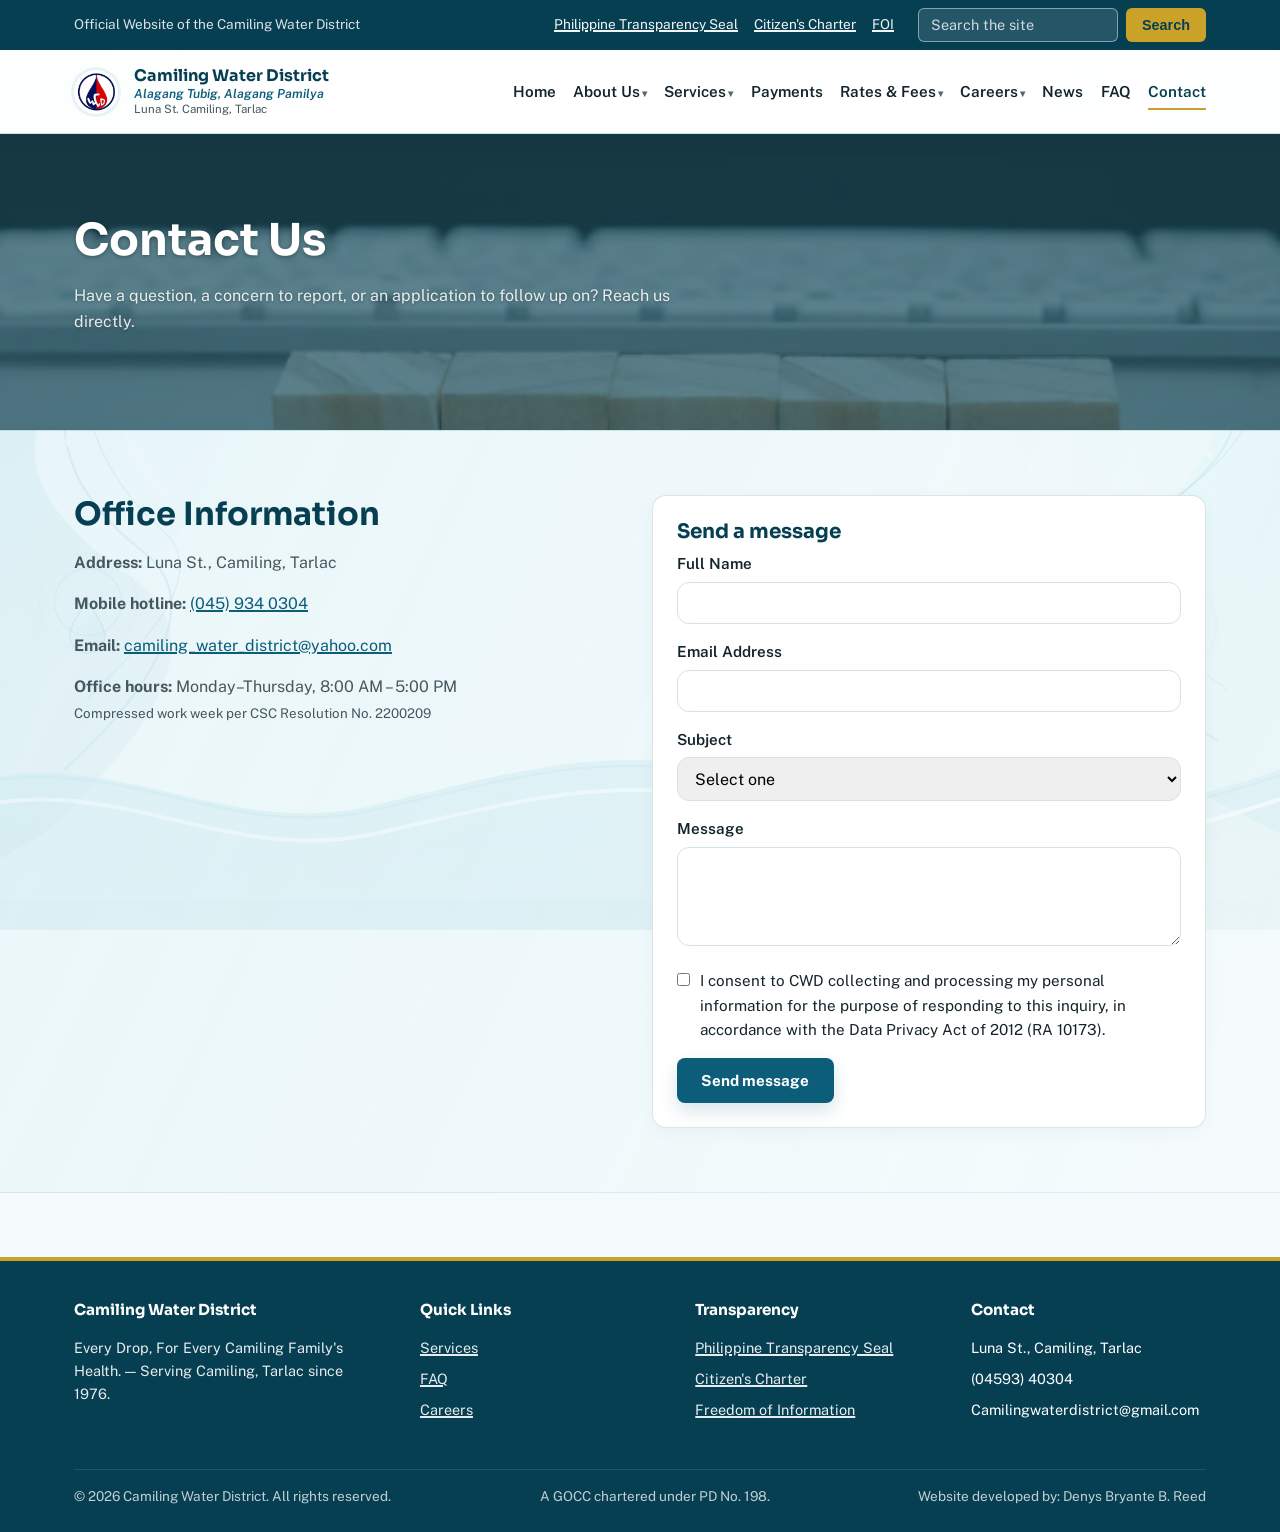
<file: contact.html>
<!DOCTYPE html>
<html lang="en">
<head>
<meta charset="UTF-8">
<link rel="icon" href="assets/cwd-logo.png?v=20261118-fix3" type="image/png">
<link rel="shortcut icon" href="assets/cwd-logo.png?v=20261118-fix3">
<meta name="viewport" content="width=device-width, initial-scale=1.0">
<title>Contact Us — Camiling Water District</title>
<meta name="description" content="Contact the Camiling Water District in Camiling, Tarlac: office address, hotline, email, office hours, and message form.">
<meta property="og:type" content="website">
<meta property="og:site_name" content="Camiling Water District">
<meta property="og:title" content="Contact Us — Camiling Water District">
<meta property="og:description" content="Contact the Camiling Water District in Camiling, Tarlac: office address, hotline, email, office hours, and message form.">
<link href="https://fonts.googleapis.com/css2?family=Sora:wght@600;700&family=Public+Sans:wght@400;600;700&display=swap" rel="stylesheet">
<link rel="stylesheet" href="assets/styles.css?v=cms-audit-20261125">
</head>
<body class="bg-splash">

<div class="gov-bar">
  <div class="container">
    <span>Official Website of the Camiling Water District</span>
    <nav aria-label="Government links">
      <a href="transparency.html#seal">Philippine Transparency Seal</a>
      <a href="transparency.html#charter">Citizen's Charter</a>
      <a href="transparency.html#foi">FOI</a>
      <form class="site-search" action="search.html" method="get" role="search">
        <label for="site-q" class="sr-only">Search the site</label>
        <input type="search" id="site-q" name="q" placeholder="Search the site" autocomplete="off">
        <button type="submit">Search</button>
      </form>
    </nav>
  </div>
</div>

<header class="site-header">
  <div class="container">
    <a href="index.html" class="brand">
      <img src="assets/cwd-logo.png" alt="Camiling Water District" class="brand-logo">
      <span class="brand-text"><strong>Camiling Water District</strong><em>Alagang Tubig, Alagang Pamilya</em><span>Luna St. Camiling, Tarlac</span></span>
    </a>
    <button class="nav-toggle" aria-expanded="false" aria-controls="main-nav">Menu</button>
    <nav class="main-nav" id="main-nav" aria-label="Primary">
      <ul>
        <li><a href="index.html">Home</a></li>
        <li class="nav-dropdown">
          <a href="about.html">About Us</a>
          <ul class="dropdown-menu">
            <li><a href="about.html">About CWD</a></li>
            <li><a href="about.html#mission-vision">Mission/Vision</a></li>
            <li><a href="about.html#leadership">Organizational Chart/Leadership</a></li>
            <li><a href="about.html#jva">Joint Venture with PrimeWater</a></li>
          </ul>
        </li>
        <li class="nav-dropdown">
          <a href="services.html">Services</a>
          <ul class="dropdown-menu">
            <li><a href="services.html#new-connection">New Service Connection</a></li>
            <li><a href="services.html#other-services">Other Services</a></li>
            <li><a href="services.html#requirements">Requirements Checklist</a></li>
            <li><a href="services.html#projects-section">Projects</a></li>
          </ul>
        </li>
        <li><a href="payments.html">Payments</a></li>
        <li class="nav-dropdown">
          <a href="rates.html">Rates &amp; Fees</a>
          <ul class="dropdown-menu">
            <li><a href="rates.html#bill-estimator">Bill Estimator</a></li>
            <li><a href="rates.html#rate-schedule">Rate Schedule</a></li>
          </ul>
        </li>
        <li class="nav-dropdown">
          <a href="careers.html">Careers</a>
          <ul class="dropdown-menu">
            <li><a href="careers.html#openings">Job Openings/Postings</a></li>
            <li><a href="careers.html#how-to-apply">How to Apply</a></li>
            <li><a href="careers.html#qualifications">General Qualification Standards</a></li>
          </ul>
        </li>
        <li><a href="news.html">News</a></li>
        <li><a href="faq.html">FAQ</a></li>
        <li><a href="contact.html">Contact</a></li>
      </ul>
    </nav>
  </div>
</header>

<main id="content">

  <section class="contact-hero">
    <div class="contact-hero-overlay"></div>
    <div class="container contact-hero-content">
      <h1>Contact Us</h1>
      <p style="max-width:60ch;">Have a question, a concern to report, or an application to follow up on? Reach us directly.</p>
    </div>
  </section>

  <section class="section-tint">
    <div class="container grid" style="grid-template-columns: 1fr 1fr; align-items:start;">

      <div>
        <h2 id="contact-office-heading">Office Information</h2>
        <p><strong id="contact-address-label">Address:</strong> <span id="contact-address">Luna St., Camiling, Tarlac</span></p>
        <p><strong id="contact-phone-label">Mobile hotline:</strong> <a id="contact-phone" href="tel:+6304593403040">(04593) 40304</a></p>
        <p><strong id="contact-email-label">Email:</strong> <a id="contact-email" href="mailto:Camilingwaterdistrict@gmail.com">Camilingwaterdistrict@gmail.com</a></p>
        <p><strong id="contact-hours-label">Office hours:</strong> <span id="contact-hours">Monday–Thursday, 8:00 AM – 5:00 PM</span><br><small id="contact-hours-note" style="color:var(--ink-soft);">Compressed work week per CSC Resolution No. 2200209</small></p>
      </div>

      <div class="card">
        <h3 id="contact-form-heading">Send a message</h3>
        <!-- SUCCESS STATE (hidden until form submits) -->
        <div id="form-success" hidden aria-live="polite" style="text-align:center; padding:2rem 0;">
          <svg viewBox="0 0 24 24" style="width:48px;height:48px;stroke:var(--success);fill:none;stroke-width:2;stroke-linecap:round;stroke-linejoin:round;margin:0 auto 1rem;" aria-hidden="true"><circle cx="12" cy="12" r="10"/><path d="M9 12l2 2 4-4"/></svg>
          <h4 style="color:var(--success); margin-bottom:0.5rem;">Message sent!</h4>
          <p>We received your message and will get back to you within 1–3 business days. Thank you for reaching out.</p>
        </div>
        <!-- ERROR STATE (hidden until submission fails) -->
        <p id="form-error" hidden aria-live="polite" class="notice" style="border-color:var(--danger); margin-bottom:1rem;">
          Something went wrong. Please try again, or email us directly at <a href="mailto:Camilingwaterdistrict@gmail.com">Camilingwaterdistrict@gmail.com</a>.
        </p>
        <!-- CONTACT FORM — wired to Formspree -->
        <!-- SETUP: Replace YOUR_FORM_ID below with your Formspree form ID.
             1. Go to https://formspree.io and sign up for a free account.
             2. Click "New Form", name it "CWD Contact", set the notification email.
             3. Copy the form ID (looks like "xpzgwkqr") from the endpoint URL.
             4. Replace YOUR_FORM_ID in the action attribute below. -->
        <form id="contact-form" data-validate novalidate
              action="https://formspree.io/f/YOUR_FORM_ID"
              method="POST">

          <!-- Honeypot anti-spam field (hidden from real users) -->
          <input type="text" name="_gotcha" style="display:none" tabindex="-1" autocomplete="off">

          <label for="fullname">Full name</label>
          <input type="text" id="fullname" name="fullname" required autocomplete="name">
          <p class="field-error" data-error-for="fullname" hidden>Please enter your full name.</p>

          <label for="email">Email address</label>
          <input type="email" id="email" name="email" required autocomplete="email">
          <p class="field-error" data-error-for="email" hidden>Please enter a valid email address.</p>

          <label for="subject">Subject</label>
          <select id="subject" name="subject" required>
            <option value="">Select one</option>
            <option value="Billing question">Billing question</option>
            <option value="Report a leak">Report a leak</option>
            <option value="New connection inquiry">New connection inquiry</option>
            <option value="Other">Other</option>
          </select>
          <p class="field-error" data-error-for="subject" hidden>Please select a subject.</p>

          <label for="message">Message</label>
          <textarea id="message" name="message" rows="4" required></textarea>
          <p class="field-error" data-error-for="message" hidden>Please enter your message.</p>

          <div class="checkbox-row" style="margin-bottom:1rem;">
            <input type="checkbox" id="consent" name="consent" required>
            <label for="consent" style="font-weight:400; margin:0;">I consent to CWD collecting and processing my personal information for the purpose of responding to this inquiry, in accordance with the Data Privacy Act of 2012 (RA 10173).</label>
          </div>
          <p class="field-error" data-error-for="consent" hidden>Consent is required to submit this form.</p>

          <button type="submit" class="btn btn-primary" id="form-submit-btn">
            <span id="btn-label">Send message</span>
            <span id="btn-sending" hidden aria-live="polite">Sending…</span>
          </button>
        </form>
      </div>

    </div>
  </section>

</main>

<footer class="site-footer">
  <div class="container">
    <div class="footer-grid">
      <div><h4>Camiling Water District</h4><p class="footer-tagline">Every Drop, For Every Camiling Family&#39;s Health. — Serving Camiling, Tarlac since 1976.</p></div>
      <div><h4>Quick Links</h4><ul><li><a href="services.html">Services</a></li><li><a href="faq.html">FAQ</a></li><li><a href="careers.html">Careers</a></li></ul></div>
      <div><h4>Transparency</h4><ul><li><a href="transparency.html#seal">Philippine Transparency Seal</a></li><li><a href="transparency.html#charter">Citizen's Charter</a></li><li><a href="transparency.html#foi">Freedom of Information</a></li></ul></div>
      <div><h4>Contact</h4><ul><li>Luna St., Camiling, Tarlac</li><li>(04593) 40304</li><li>Camilingwaterdistrict@gmail.com</li></ul></div>
    </div>
    <div class="footer-bottom">
      <span>&copy; 2026 Camiling Water District. All rights reserved.</span>
      <span>A GOCC chartered under PD No. 198.</span>
      <span>Website developed by: Denys Bryante B. Reed</span>
    </div>
  </div>
</footer>

<script src="assets/script.js?v=cms-binding-fix-20261126"></script>
</body>
</html>
</file>
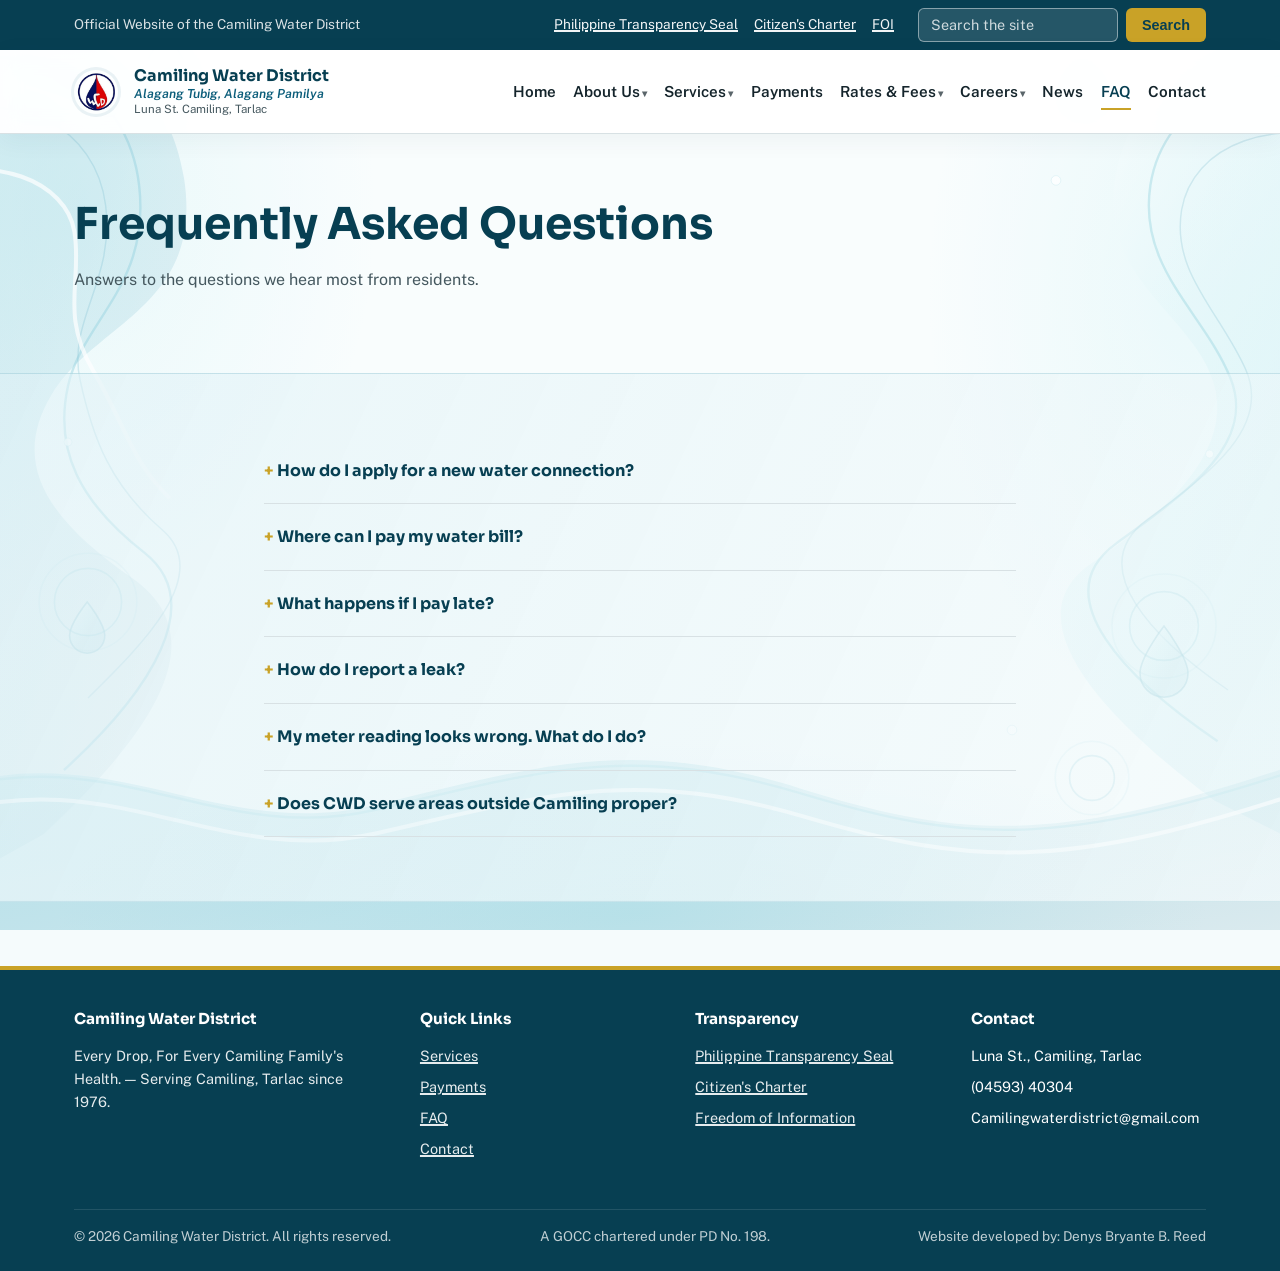
<file: faq.html>
<!DOCTYPE html>
<html lang="en">
<head>
<meta charset="UTF-8">
<link rel="icon" href="assets/cwd-logo.png?v=20261118-fix3" type="image/png">
<link rel="shortcut icon" href="assets/cwd-logo.png?v=20261118-fix3">
<meta name="viewport" content="width=device-width, initial-scale=1.0">
<title>FAQ — Camiling Water District</title>
<meta name="description" content="Answers to common questions about water bills, new connections, payments, and leaks at the Camiling Water District.">
<meta property="og:type" content="website">
<meta property="og:site_name" content="Camiling Water District">
<meta property="og:title" content="FAQ — Camiling Water District">
<meta property="og:description" content="Answers to common questions about water bills, new connections, payments, and leaks at the Camiling Water District.">
<link href="https://fonts.googleapis.com/css2?family=Sora:wght@600;700&family=Public+Sans:wght@400;600;700&display=swap" rel="stylesheet">
<link rel="stylesheet" href="assets/styles.css?v=cms-audit-20261125">
<style>
  .faq-item { border-bottom: 1px solid var(--line); padding: 1.25rem 0; }
  .faq-item summary { cursor: pointer; font-weight: 700; font-family: var(--font-head); color: var(--teal-deep); list-style: none; }
  .faq-item summary::-webkit-details-marker { display: none; }
  .faq-item summary::before { content: "+ "; color: var(--gold); }
  .faq-item[open] summary::before { content: "− "; }
  .faq-item p { margin-top: 0.75rem; }
</style>
</head>
<body class="bg-drops">

<div class="gov-bar">
  <div class="container">
    <span>Official Website of the Camiling Water District</span>
    <nav aria-label="Government links">
      <a href="transparency.html#seal">Philippine Transparency Seal</a>
      <a href="transparency.html#charter">Citizen's Charter</a>
      <a href="transparency.html#foi">FOI</a>
      <form class="site-search" action="search.html" method="get" role="search">
        <label for="site-q" class="sr-only">Search the site</label>
        <input type="search" id="site-q" name="q" placeholder="Search the site" autocomplete="off">
        <button type="submit">Search</button>
      </form>
    </nav>
  </div>
</div>

<header class="site-header">
  <div class="container">
    <a href="index.html" class="brand">
      <img src="assets/cwd-logo.png" alt="Camiling Water District" class="brand-logo">
      <span class="brand-text"><strong>Camiling Water District</strong><em>Alagang Tubig, Alagang Pamilya</em><span>Luna St. Camiling, Tarlac</span></span>
    </a>
    <button class="nav-toggle" aria-expanded="false" aria-controls="main-nav">Menu</button>
    <nav class="main-nav" id="main-nav" aria-label="Primary">
      <ul>
        <li><a href="index.html">Home</a></li>
        <li class="nav-dropdown">
          <a href="about.html">About Us</a>
          <ul class="dropdown-menu">
            <li><a href="about.html">About CWD</a></li>
            <li><a href="about.html#mission-vision">Mission/Vision</a></li>
            <li><a href="about.html#leadership">Organizational Chart/Leadership</a></li>
            <li><a href="about.html#jva">Joint Venture with PrimeWater</a></li>
          </ul>
        </li>
        <li class="nav-dropdown">
          <a href="services.html">Services</a>
          <ul class="dropdown-menu">
            <li><a href="services.html#new-connection">New Service Connection</a></li>
            <li><a href="services.html#other-services">Other Services</a></li>
            <li><a href="services.html#requirements">Requirements Checklist</a></li>
            <li><a href="services.html#projects-section">Projects</a></li>
          </ul>
        </li>
        <li><a href="payments.html">Payments</a></li>
        <li class="nav-dropdown">
          <a href="rates.html">Rates &amp; Fees</a>
          <ul class="dropdown-menu">
            <li><a href="rates.html#bill-estimator">Bill Estimator</a></li>
            <li><a href="rates.html#rate-schedule">Rate Schedule</a></li>
          </ul>
        </li>
        <li class="nav-dropdown">
          <a href="careers.html">Careers</a>
          <ul class="dropdown-menu">
            <li><a href="careers.html#openings">Job Openings/Postings</a></li>
            <li><a href="careers.html#how-to-apply">How to Apply</a></li>
            <li><a href="careers.html#qualifications">General Qualification Standards</a></li>
          </ul>
        </li>
        <li><a href="news.html">News</a></li>
        <li><a href="faq.html">FAQ</a></li>
        <li><a href="contact.html">Contact</a></li>
      </ul>
    </nav>
  </div>
</header>

<main id="content">

  <section>
    <div class="container">
      <h1>Frequently Asked Questions</h1>
      <p style="max-width:60ch;">Answers to the questions we hear most from residents.</p>
    </div>
  </section>

  <section class="section-tint">
    <div class="container" style="max-width:800px;">

      <details class="faq-item">
        <summary>How do I apply for a new water connection?</summary>
        <p>Visit the Services page for the full requirements checklist, or come to the CWD office with a valid ID and proof of property/lot right to start an application.</p>
      </details>

      <details class="faq-item">
        <summary>Where can I pay my water bill?</summary>
        <p>GCash, Maya, Link.BizPortal, Coins.ph, AllBank, Bayad Center, 7-Eleven, Palawan Pawnshop, AllEasy, the PrimeWater app, or walk-in at the office. See the Payments page for details on each.</p>
      </details>

      <details class="faq-item">
        <summary>What happens if I pay late?</summary>
        <p data-unverified>[Placeholder — the exact late payment penalty rate is under confirmation. Check the Rates &amp; Fees page for the current figure.]</p>
      </details>

      <details class="faq-item">
        <summary>How do I report a leak?</summary>
        <p>Contact the office directly through the Contact page with the location of the leak. Mainline leaks are prioritized for repair.</p>
      </details>

      <details class="faq-item">
        <summary>My meter reading looks wrong. What do I do?</summary>
        <p>You can request a meter accuracy test through the Services page or by visiting the office directly.</p>
      </details>

      <details class="faq-item">
        <summary>Does CWD serve areas outside Camiling proper?</summary>
        <p data-unverified>[Placeholder — coverage in specific San Clemente barangays is pending confirmation.]</p>
      </details>

    </div>
  </section>

</main>

<footer class="site-footer">
  <div class="container">
    <div class="footer-grid">
      <div><h4>Camiling Water District</h4><p class="footer-tagline">Every Drop, For Every Camiling Family&#39;s Health. — Serving Camiling, Tarlac since 1976.</p></div>
      <div><h4>Quick Links</h4><ul><li><a href="services.html">Services</a></li><li><a href="payments.html">Payments</a></li><li><a href="faq.html">FAQ</a></li>
        <li><a href="contact.html">Contact</a></li></ul></div>
      <div><h4>Transparency</h4><ul><li><a href="transparency.html#seal">Philippine Transparency Seal</a></li><li><a href="transparency.html#charter">Citizen's Charter</a></li><li><a href="transparency.html#foi">Freedom of Information</a></li></ul></div>
      <div><h4>Contact</h4><ul><li>Luna St., Camiling, Tarlac</li><li>(04593) 40304</li><li>Camilingwaterdistrict@gmail.com</li></ul></div>
    </div>
    <div class="footer-bottom">
      <span>&copy; 2026 Camiling Water District. All rights reserved.</span>
      <span>A GOCC chartered under PD No. 198.</span>
      <span>Website developed by: Denys Bryante B. Reed</span>
    </div>
  </div>
</footer>

<script src="assets/script.js?v=cms-binding-fix-20261126"></script>
</body>
</html>
</file>
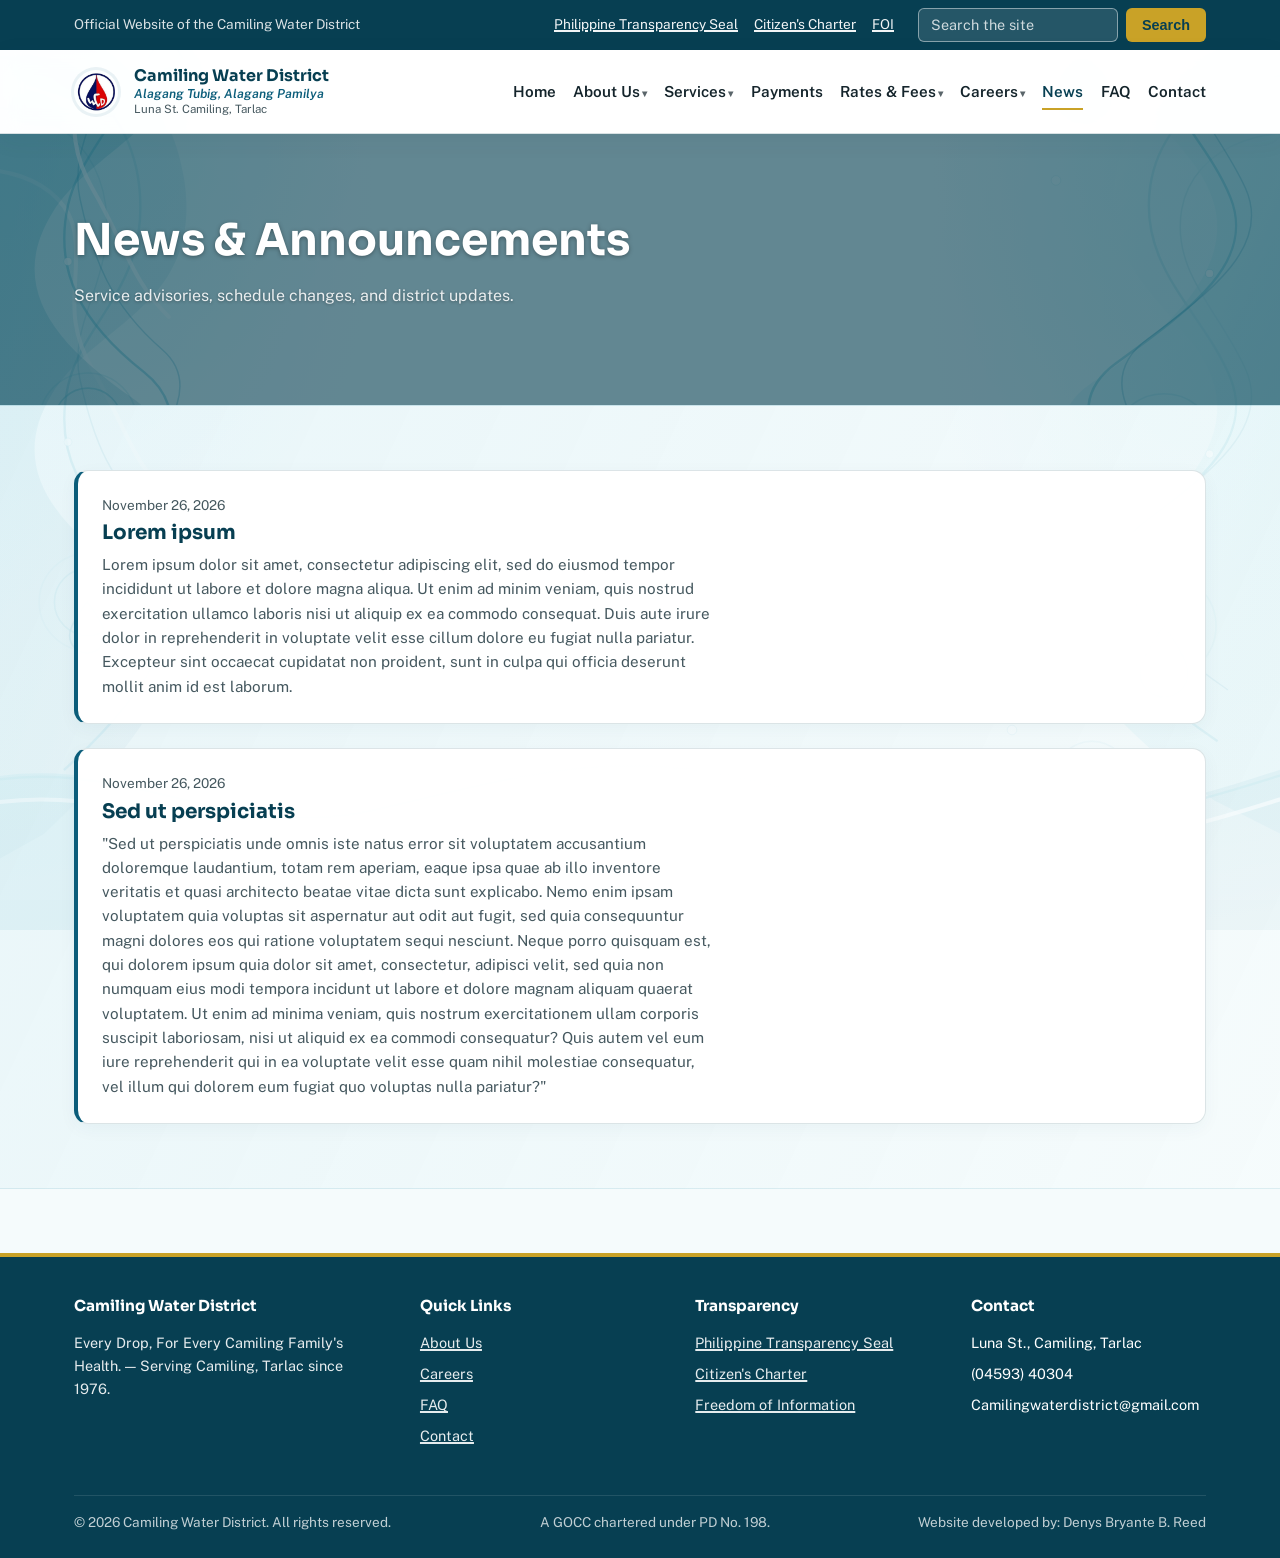
<file: news.html>
<!DOCTYPE html>
<html lang="en">
<head>
<meta charset="UTF-8">
<link rel="icon" href="assets/cwd-logo.png?v=20261118-fix3" type="image/png">
<link rel="shortcut icon" href="assets/cwd-logo.png?v=20261118-fix3">
<meta name="viewport" content="width=device-width, initial-scale=1.0">
<title>News &amp; Announcements — Camiling Water District</title>
<meta name="description" content="News, service advisories, and announcements from the Camiling Water District, Camiling, Tarlac.">
<meta property="og:type" content="website">
<meta property="og:site_name" content="Camiling Water District">
<meta property="og:title" content="News &amp; Announcements — Camiling Water District">
<meta property="og:description" content="News, service advisories, and announcements from the Camiling Water District, Camiling, Tarlac.">
<link href="https://fonts.googleapis.com/css2?family=Sora:wght@600;700&family=Public+Sans:wght@400;600;700&display=swap" rel="stylesheet">
<link rel="stylesheet" href="assets/styles.css?v=cms-audit-20261126-news-bg-fix">
</head>
<body class="bg-waves">

<div class="gov-bar">
  <div class="container">
    <span>Official Website of the Camiling Water District</span>
    <nav aria-label="Government links">
      <a href="transparency.html#seal">Philippine Transparency Seal</a>
      <a href="transparency.html#charter">Citizen's Charter</a>
      <a href="transparency.html#foi">FOI</a>
      <form class="site-search" action="search.html" method="get" role="search">
        <label for="site-q" class="sr-only">Search the site</label>
        <input type="search" id="site-q" name="q" placeholder="Search the site" autocomplete="off">
        <button type="submit">Search</button>
      </form>
    </nav>
  </div>
</div>

<header class="site-header">
  <div class="container">
    <a href="index.html" class="brand">
      <img src="assets/cwd-logo.png" alt="Camiling Water District" class="brand-logo">
      <span class="brand-text"><strong>Camiling Water District</strong><em>Alagang Tubig, Alagang Pamilya</em><span>Luna St. Camiling, Tarlac</span></span>
    </a>
    <button class="nav-toggle" aria-expanded="false" aria-controls="main-nav">Menu</button>
    <nav class="main-nav" id="main-nav" aria-label="Primary">
      <ul>
        <li><a href="index.html">Home</a></li>
        <li class="nav-dropdown">
          <a href="about.html">About Us</a>
          <ul class="dropdown-menu">
            <li><a href="about.html">About CWD</a></li>
            <li><a href="about.html#mission-vision">Mission/Vision</a></li>
            <li><a href="about.html#leadership">Organizational Chart/Leadership</a></li>
            <li><a href="about.html#jva">Joint Venture with PrimeWater</a></li>
          </ul>
        </li>
        <li class="nav-dropdown">
          <a href="services.html">Services</a>
          <ul class="dropdown-menu">
            <li><a href="services.html#new-connection">New Service Connection</a></li>
            <li><a href="services.html#other-services">Other Services</a></li>
            <li><a href="services.html#requirements">Requirements Checklist</a></li>
            <li><a href="services.html#projects-section">Projects</a></li>
          </ul>
        </li>
        <li><a href="payments.html">Payments</a></li>
        <li class="nav-dropdown">
          <a href="rates.html">Rates &amp; Fees</a>
          <ul class="dropdown-menu">
            <li><a href="rates.html#bill-estimator">Bill Estimator</a></li>
            <li><a href="rates.html#rate-schedule">Rate Schedule</a></li>
          </ul>
        </li>
        <li class="nav-dropdown">
          <a href="careers.html">Careers</a>
          <ul class="dropdown-menu">
            <li><a href="careers.html#openings">Job Openings/Postings</a></li>
            <li><a href="careers.html#how-to-apply">How to Apply</a></li>
            <li><a href="careers.html#qualifications">General Qualification Standards</a></li>
          </ul>
        </li>
        <li><a href="news.html">News</a></li>
        <li><a href="faq.html">FAQ</a></li>
        <li><a href="contact.html">Contact</a></li>
      </ul>
    </nav>
  </div>
</header>

<main id="content">

  <section class="news-hero">
    <div class="news-hero-overlay"></div>
    <div class="container news-hero-content">
      <h1>News &amp; Announcements</h1>
      <p style="max-width:60ch;">Service advisories, schedule changes, and district updates.</p>
    </div>
  </section>

  <section class="section-tint">
    <div class="container">

      <!-- Loading state -->
      <p id="news-loading" style="color:var(--ink-soft);">Loading announcements…</p>

      <!-- Error state (hidden until needed) -->
      <p id="news-error" hidden style="color:var(--danger);">
        Unable to load announcements. Please try again later or
        <a href="contact.html">contact us</a> directly.
      </p>

      <!-- Cards injected here by script -->
      <div id="news-list" class="grid" style="grid-template-columns:1fr;" aria-live="polite"></div>

    </div>
  </section>

</main>

<footer class="site-footer">
  <div class="container">
    <div class="footer-grid">
      <div><h4>Camiling Water District</h4><p class="footer-tagline">Every Drop, For Every Camiling Family&#39;s Health. — Serving Camiling, Tarlac since 1976.</p></div>
      <div><h4>Quick Links</h4><ul><li><a href="about.html">About Us</a></li><li><a href="careers.html">Careers</a></li><li><a href="faq.html">FAQ</a></li>
        <li><a href="contact.html">Contact</a></li></ul></div>
      <div><h4>Transparency</h4><ul><li><a href="transparency.html#seal">Philippine Transparency Seal</a></li><li><a href="transparency.html#charter">Citizen's Charter</a></li><li><a href="transparency.html#foi">Freedom of Information</a></li></ul></div>
      <div><h4>Contact</h4><ul><li>Luna St., Camiling, Tarlac</li><li>(04593) 40304</li><li>Camilingwaterdistrict@gmail.com</li></ul></div>
    </div>
    <div class="footer-bottom">
      <span>&copy; 2026 Camiling Water District. All rights reserved.</span>
      <span>A GOCC chartered under PD No. 198.</span>
      <span>Website developed by: Denys Bryante B. Reed</span>
    </div>
  </div>
</footer>

<script src="assets/script.js?v=cms-binding-fix-20261126"></script>
<script>
(function () {
  const list    = document.getElementById("news-list");
  const loading = document.getElementById("news-loading");
  const error   = document.getElementById("news-error");

  function formatDate(iso) {
    const d = new Date(iso + "T00:00:00");
    return d.toLocaleDateString("en-PH", { year: "numeric", month: "long", day: "numeric" });
  }

  function buildCard(item) {
    const article = document.createElement("article");
    article.className = "card";
    article.style.borderLeft = "4px solid var(--teal)";

    // Optional image
    if (item.image) {
      const imgEl = document.createElement("img");
      imgEl.src = item.image;
      imgEl.alt = item.title;
      imgEl.style.cssText = "width:100%; border-radius:var(--radius); margin-bottom:1rem; max-height:280px; object-fit:cover;";
      article.appendChild(imgEl);
    }

    // Date
    const meta = document.createElement("p");
    meta.style.cssText = "font-size:0.85rem; color:var(--ink-soft); margin-bottom:0.3rem;";
    meta.textContent = formatDate(item.date);
    article.appendChild(meta);

    // Title
    const h3 = document.createElement("h3");
    h3.textContent = item.title;
    article.appendChild(h3);

    // Body — single text string
    const p = document.createElement("p");
    p.textContent = item.body || "";
    article.appendChild(p);

    // Attachments — optional list of {name, file}; provide both preview and download.
    if (item.attachments && item.attachments.length > 0) {
      const attList = document.createElement("ul");
      attList.style.cssText = "list-style:none; padding:0; margin-top:0.75rem;";
      item.attachments.forEach(function (att) {
        if (!att.file || !att.name) return;
        const li = document.createElement("li");
        li.className = "attachment-item";
        li.style.marginBottom = "0.75rem";
        const label = document.createElement("p");
        label.textContent = att.name;
        label.style.cssText = "font-size:0.88rem; font-weight:600; margin-bottom:0.35rem;";
        const actions = document.createElement("div");
        actions.className = "document-actions";
        const view = document.createElement("a");
        view.href = att.file; view.target = "_blank"; view.rel = "noopener noreferrer";
        view.className = "btn btn-primary"; view.textContent = "View PDF";
        view.setAttribute("aria-label", "View " + att.name + " in a new tab");
        const download = document.createElement("a");
        download.href = att.file; download.download = "";
        download.className = "btn btn-outline"; download.textContent = "Download PDF";
        download.setAttribute("aria-label", "Download " + att.name);
        actions.appendChild(view); actions.appendChild(download);
        li.appendChild(label); li.appendChild(actions); attList.appendChild(li);
      });
      if (attList.children.length > 0) article.appendChild(attList);
    }

    return article;
  }

  fetch("data/news.json", { cache: "no-store" })
    .then(function (res) {
      if (!res.ok) throw new Error("HTTP " + res.status);
      return res.json();
    })
    .then(function (data) {
      loading.hidden = true;
      const items = (data.items || []).slice().sort(function (a, b) {
        return new Date(b.date) - new Date(a.date);
      });
      if (items.length === 0) {
        list.innerHTML = "<p>No announcements at this time. Check back soon.</p>";
        return;
      }
      items.forEach(function (item) {
        list.appendChild(buildCard(item));
      });
    })
    .catch(function () {
      loading.hidden = true;
      error.hidden = false;
    });
}());
</script>
</body>
</html>
</file>
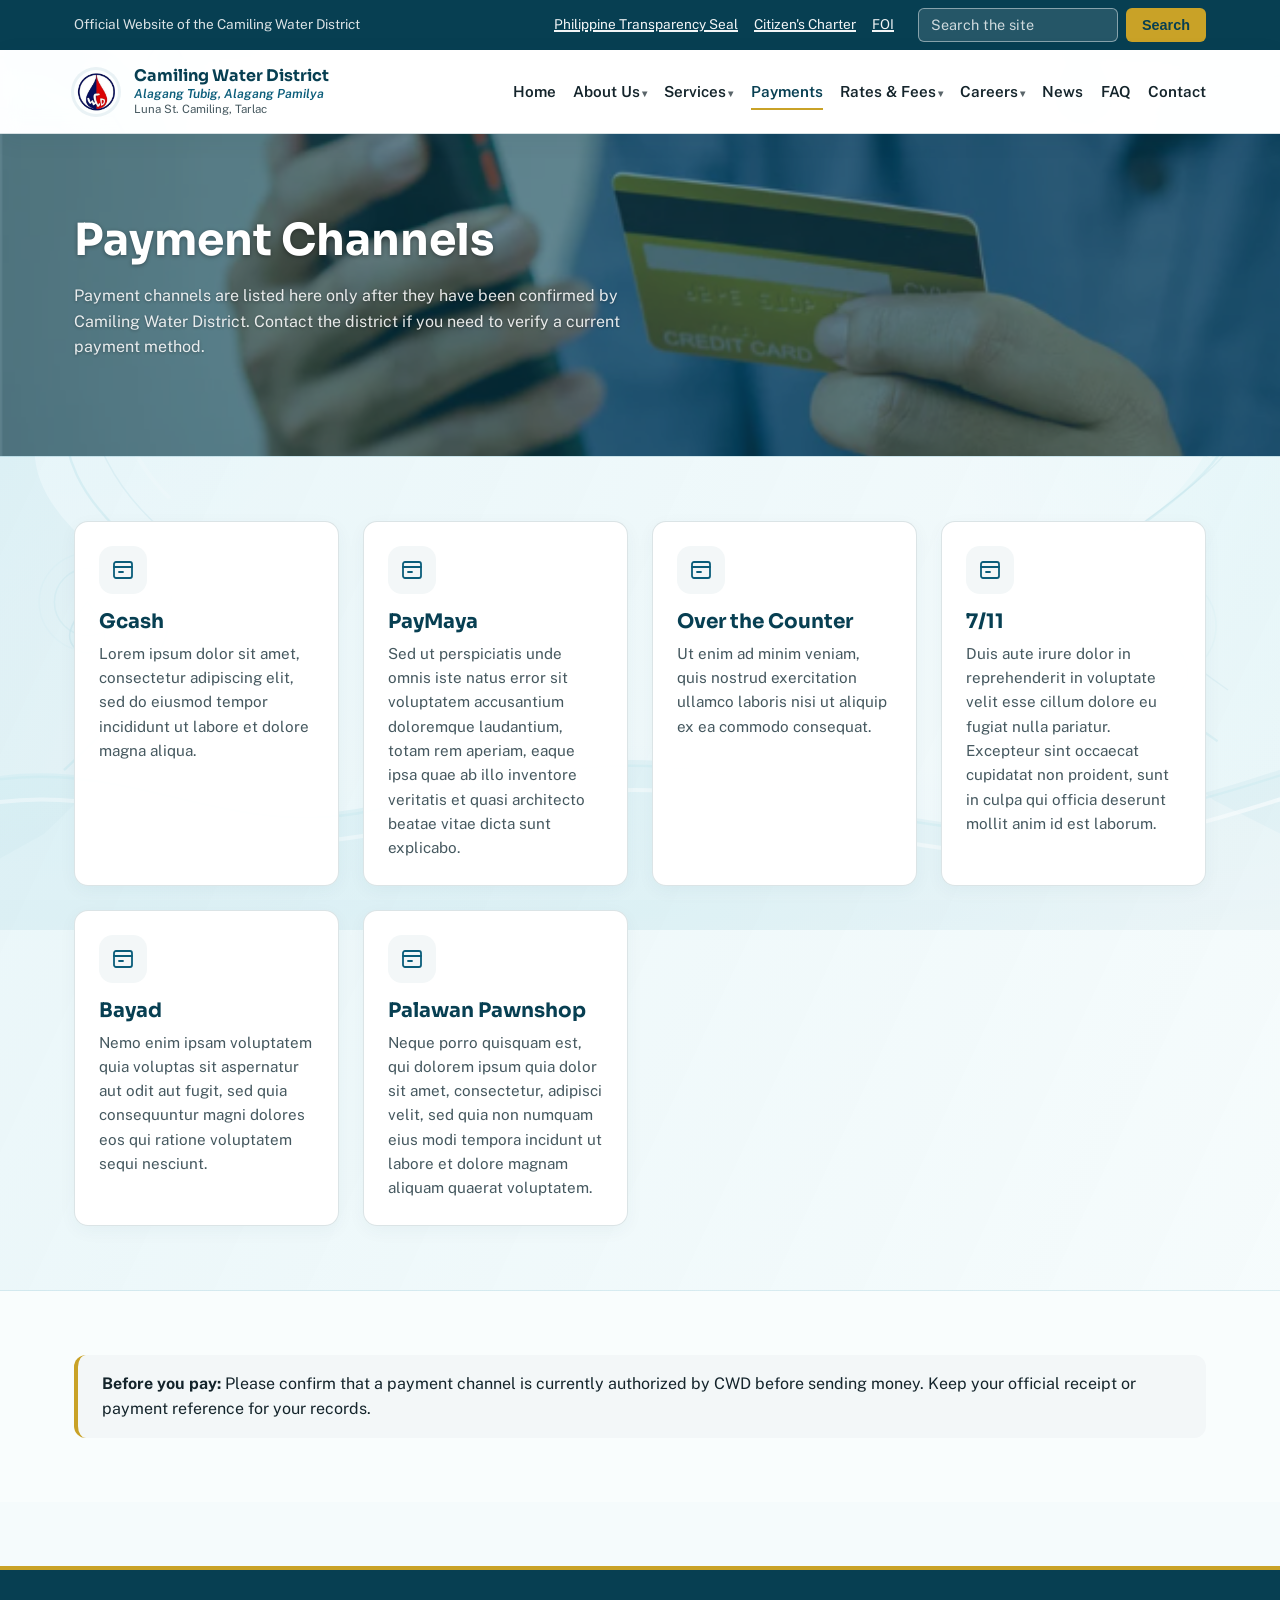
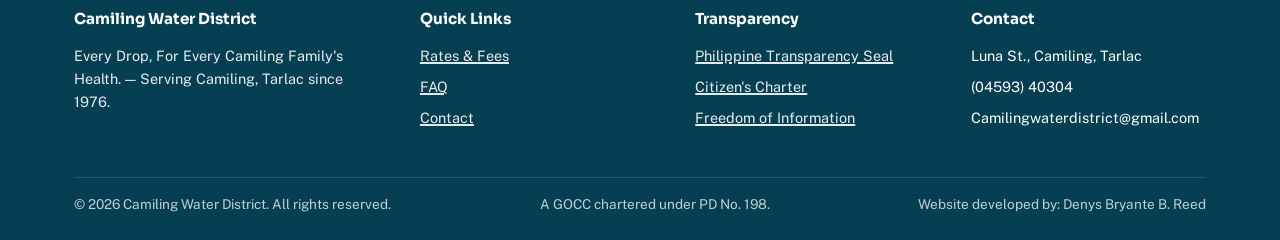
<file: payments.html>
<!DOCTYPE html>
<html lang="en">
<head>
<meta charset="UTF-8">
<link rel="icon" href="assets/cwd-logo.png?v=20261118-fix3" type="image/png">
<link rel="shortcut icon" href="assets/cwd-logo.png?v=20261118-fix3">
<meta name="viewport" content="width=device-width, initial-scale=1.0">
<title>Payments — Camiling Water District</title>
<meta name="description" content="Ways to pay your Camiling Water District bill: GCash, Maya, Bayad Center, 7-Eleven, and more.">
<meta property="og:type" content="website">
<meta property="og:site_name" content="Camiling Water District">
<meta property="og:title" content="Payments — Camiling Water District">
<meta property="og:description" content="Ways to pay your Camiling Water District bill: GCash, Maya, Bayad Center, 7-Eleven, and more.">
<link href="https://fonts.googleapis.com/css2?family=Sora:wght@600;700&family=Public+Sans:wght@400;600;700&display=swap" rel="stylesheet">
<link rel="stylesheet" href="assets/styles.css?v=cms-audit-20261125">
</head>
<body class="bg-splash">

<div class="gov-bar">
  <div class="container">
    <span>Official Website of the Camiling Water District</span>
    <nav aria-label="Government links">
      <a href="transparency.html#seal">Philippine Transparency Seal</a>
      <a href="transparency.html#charter">Citizen's Charter</a>
      <a href="transparency.html#foi">FOI</a>
      <form class="site-search" action="search.html" method="get" role="search">
        <label for="site-q" class="sr-only">Search the site</label>
        <input type="search" id="site-q" name="q" placeholder="Search the site" autocomplete="off">
        <button type="submit">Search</button>
      </form>
    </nav>
  </div>
</div>

<header class="site-header">
  <div class="container">
    <a href="index.html" class="brand">
      <img src="assets/cwd-logo.png" alt="Camiling Water District" class="brand-logo">
      <span class="brand-text"><strong>Camiling Water District</strong><em>Alagang Tubig, Alagang Pamilya</em><span>Luna St. Camiling, Tarlac</span></span>
    </a>
    <button class="nav-toggle" aria-expanded="false" aria-controls="main-nav">Menu</button>
    <nav class="main-nav" id="main-nav" aria-label="Primary">
      <ul>
        <li><a href="index.html">Home</a></li>
        <li class="nav-dropdown">
          <a href="about.html">About Us</a>
          <ul class="dropdown-menu">
            <li><a href="about.html">About CWD</a></li>
            <li><a href="about.html#mission-vision">Mission/Vision</a></li>
            <li><a href="about.html#leadership">Organizational Chart/Leadership</a></li>
            <li><a href="about.html#jva">Joint Venture with PrimeWater</a></li>
          </ul>
        </li>
        <li class="nav-dropdown">
          <a href="services.html">Services</a>
          <ul class="dropdown-menu">
            <li><a href="services.html#new-connection">New Service Connection</a></li>
            <li><a href="services.html#other-services">Other Services</a></li>
            <li><a href="services.html#requirements">Requirements Checklist</a></li>
            <li><a href="services.html#projects-section">Projects</a></li>
          </ul>
        </li>
        <li><a href="payments.html">Payments</a></li>
        <li class="nav-dropdown">
          <a href="rates.html">Rates &amp; Fees</a>
          <ul class="dropdown-menu">
            <li><a href="rates.html#bill-estimator">Bill Estimator</a></li>
            <li><a href="rates.html#rate-schedule">Rate Schedule</a></li>
          </ul>
        </li>
        <li class="nav-dropdown">
          <a href="careers.html">Careers</a>
          <ul class="dropdown-menu">
            <li><a href="careers.html#openings">Job Openings/Postings</a></li>
            <li><a href="careers.html#how-to-apply">How to Apply</a></li>
            <li><a href="careers.html#qualifications">General Qualification Standards</a></li>
          </ul>
        </li>
        <li><a href="news.html">News</a></li>
        <li><a href="faq.html">FAQ</a></li>
        <li><a href="contact.html">Contact</a></li>
      </ul>
    </nav>
  </div>
</header>

<main id="content">

  <section class="payments-hero">
    <div class="payments-hero-overlay"></div>
    <div class="container payments-hero-content">
      <h1 id="payment-title">Payment Channels</h1>
      <p id="payment-intro" style="max-width:60ch;">Pay your water bill through any of the channels below, or in person at the CWD office.</p>
    </div>
  </section>

  <section class="section-tint">
    <div class="container">
      <div class="grid" id="payment-channels">
        <div class="card"><div class="card-icon" aria-hidden="true"><svg viewBox="0 0 24 24"><rect x="5" y="2" width="14" height="20" rx="2"/><path d="M12 18h.01"/></svg></div><h3>GCash</h3><p>Search "Camiling Water District" under Bills Pay in the GCash app.</p></div>
        <div class="card"><div class="card-icon" aria-hidden="true"><svg viewBox="0 0 24 24"><rect x="5" y="2" width="14" height="20" rx="2"/><path d="M12 18h.01"/></svg></div><h3>Maya</h3><p>Pay Bills &gt; Government &gt; Camiling Water District.</p></div>
        <div class="card"><div class="card-icon" aria-hidden="true"><svg viewBox="0 0 24 24"><rect x="3" y="4" width="18" height="16" rx="2"/><path d="M3 9h18"/></svg></div><h3>Link.BizPortal</h3><p>Search CWD under Water Utilities.</p></div>
        <div class="card"><div class="card-icon" aria-hidden="true"><svg viewBox="0 0 24 24"><rect x="5" y="2" width="14" height="20" rx="2"/><path d="M12 18h.01"/></svg></div><h3>Coins.ph</h3><p>Bills &gt; Water &gt; Camiling Water District.</p></div>
        <div class="card"><div class="card-icon" aria-hidden="true"><svg viewBox="0 0 24 24"><path d="M3 21h18"/><path d="M5 21V10M9 21V10M15 21V10M19 21V10"/><path d="M3 10l9-6 9 6"/></svg></div><h3>AllBank</h3><p>Over-the-counter bills payment at any AllBank branch.</p></div>
        <div class="card"><div class="card-icon" aria-hidden="true"><svg viewBox="0 0 24 24"><path d="M3 9l1-5h16l1 5"/><path d="M4 9v11h16V9"/><path d="M9 20v-6h6v6"/></svg></div><h3>Bayad Center</h3><p>Present your account number at any Bayad Center outlet.</p></div>
        <div class="card"><div class="card-icon" aria-hidden="true"><svg viewBox="0 0 24 24"><path d="M3 9l1-5h16l1 5"/><path d="M4 9v11h16V9"/><path d="M9 20v-6h6v6"/></svg></div><h3>7-Eleven</h3><p>Pay via CLiQQ kiosk or at the counter.</p></div>
        <div class="card"><div class="card-icon" aria-hidden="true"><svg viewBox="0 0 24 24"><path d="M3 9l1-5h16l1 5"/><path d="M4 9v11h16V9"/><path d="M9 20v-6h6v6"/></svg></div><h3>Palawan Pawnshop</h3><p>Bills payment counter, any branch.</p></div>
        <div class="card"><div class="card-icon" aria-hidden="true"><svg viewBox="0 0 24 24"><rect x="5" y="2" width="14" height="20" rx="2"/><path d="M12 18h.01"/></svg></div><h3>AllEasy</h3><p>Bills payment app — search Camiling Water District.</p></div>
        <div class="card"><div class="card-icon" aria-hidden="true"><svg viewBox="0 0 24 24"><rect x="5" y="2" width="14" height="20" rx="2"/><path d="M12 18h.01"/></svg></div><h3>PrimeWater App</h3><p>Pay directly if your account is linked in the app.</p></div>
        <div class="card"><div class="card-icon" aria-hidden="true"><svg viewBox="0 0 24 24"><path d="M3 21h18"/><path d="M6 21V10l6-6 6 6v11"/><path d="M10 21v-6h4v6"/></svg></div><h3>Walk-in</h3><p>Pay in person at the CWD office, cash or check.</p></div>
      </div>
    </div>
  </section>

  <section>
    <div class="container">
      <div class="notice">
        <strong id="payment-notice-title">Before you pay:</strong> <span id="payment-notice-body">Have your account number ready (found on your most recent billing statement). Keep your payment reference number until the payment reflects on your next bill.</span>
      </div>
    </div>
  </section>

</main>

<footer class="site-footer">
  <div class="container">
    <div class="footer-grid">
      <div><h4>Camiling Water District</h4><p class="footer-tagline">Every Drop, For Every Camiling Family&#39;s Health. — Serving Camiling, Tarlac since 1976.</p></div>
      <div><h4>Quick Links</h4><ul><li><a href="rates.html">Rates &amp; Fees</a></li><li><a href="faq.html">FAQ</a></li>
        <li><a href="contact.html">Contact</a></li></ul></div>
      <div><h4>Transparency</h4><ul><li><a href="transparency.html#seal">Philippine Transparency Seal</a></li><li><a href="transparency.html#charter">Citizen's Charter</a></li><li><a href="transparency.html#foi">Freedom of Information</a></li></ul></div>
      <div><h4>Contact</h4><ul><li>Luna St., Camiling, Tarlac</li><li>(04593) 40304</li><li>Camilingwaterdistrict@gmail.com</li></ul></div>
    </div>
    <div class="footer-bottom">
      <span>&copy; 2026 Camiling Water District. All rights reserved.</span>
      <span>A GOCC chartered under PD No. 198.</span>
      <span>Website developed by: Denys Bryante B. Reed</span>
    </div>
  </div>
</footer>


<script>
(function () {
  var channels = document.getElementById("payment-channels");
  if (!channels) return;

  // These SVG snippets are fixed in the page code; CMS content is inserted as text.
  var iconMarkup = {
    mobile: '<rect x="5" y="2" width="14" height="20" rx="2"/><path d="M12 18h.01"/>',
    online: '<rect x="3" y="4" width="18" height="16" rx="2"/><path d="M3 9h18"/><path d="M8 14h4"/>',
    bank: '<path d="M3 21h18"/><path d="M5 21V10M9 21V10M15 21V10M19 21V10"/><path d="M3 10l9-6 9 6"/>',
    store: '<path d="M3 9l1-5h16l1 5"/><path d="M4 9v11h16V9"/><path d="M9 20v-6h6v6"/>',
    office: '<path d="M4 21V5l8-3 8 3v16"/><path d="M2 21h20"/><path d="M8 8h1M15 8h1M8 12h1M15 12h1M10 21v-5h4v5"/>'
  };

  function setText(id, value) {
    var node = document.getElementById(id);
    if (node && typeof value === "string" && value.trim()) node.textContent = value;
  }

  function makeCard(item) {
    var card = document.createElement("div");
    card.className = "card";

    if (typeof item.image === "string" && item.image.trim()) {
      var image = document.createElement("img"); image.src = item.image;
      image.alt = item.name ? item.name + " payment illustration" : "Payment illustration"; image.loading = "lazy";
      image.style.cssText = "display:block;width:100%;max-height:150px;object-fit:contain;margin-bottom:0.75rem;";
      image.onerror = function () { image.hidden = true; }; card.appendChild(image);
    }
    var icon = document.createElement("div");
    icon.className = "card-icon";
    icon.setAttribute("aria-hidden", "true");

    var svg = document.createElementNS("http://www.w3.org/2000/svg", "svg");
    svg.setAttribute("viewBox", "0 0 24 24");
    svg.setAttribute("focusable", "false");
    svg.innerHTML = iconMarkup[item.icon] || iconMarkup.online;
    icon.appendChild(svg);

    var heading = document.createElement("h3");
    heading.textContent = item.name || "Payment method";

    var description = document.createElement("p");
    description.textContent = item.description || "";

    card.appendChild(icon);
    card.appendChild(heading);
    card.appendChild(description);
    return card;
  }

  fetch("data/payments.json", { cache: "no-store" })
    .then(function (response) {
      if (!response.ok) throw new Error("Could not load payment content.");
      return response.json();
    })
    .then(function (data) {
      setText("payment-title", data.title);
      setText("payment-intro", data.intro);
      setText("payment-notice-title", data.notice_title);
      setText("payment-notice-body", data.notice_body);

      if (Array.isArray(data.items)) {
        var fragment = document.createDocumentFragment();
        data.items.forEach(function (item) {
          if (item && typeof item === "object") fragment.appendChild(makeCard(item));
        });
        if (!fragment.childNodes.length) {
          var empty = document.createElement("p"); empty.className = "cms-empty-state";
          empty.textContent = "Payment methods are being confirmed. Please contact CWD before making a payment.";
          fragment.appendChild(empty);
        }
        channels.replaceChildren(fragment);
      }
    })
    .catch(function (error) {
      // Keep the existing HTML cards visible if the CMS data file is unavailable.
      console.error("Payments CMS content could not be loaded; using page defaults.", error);
    });
})();
</script>

<script src="assets/script.js?v=cms-binding-fix-20261126"></script>
</body>
</html>
</file>
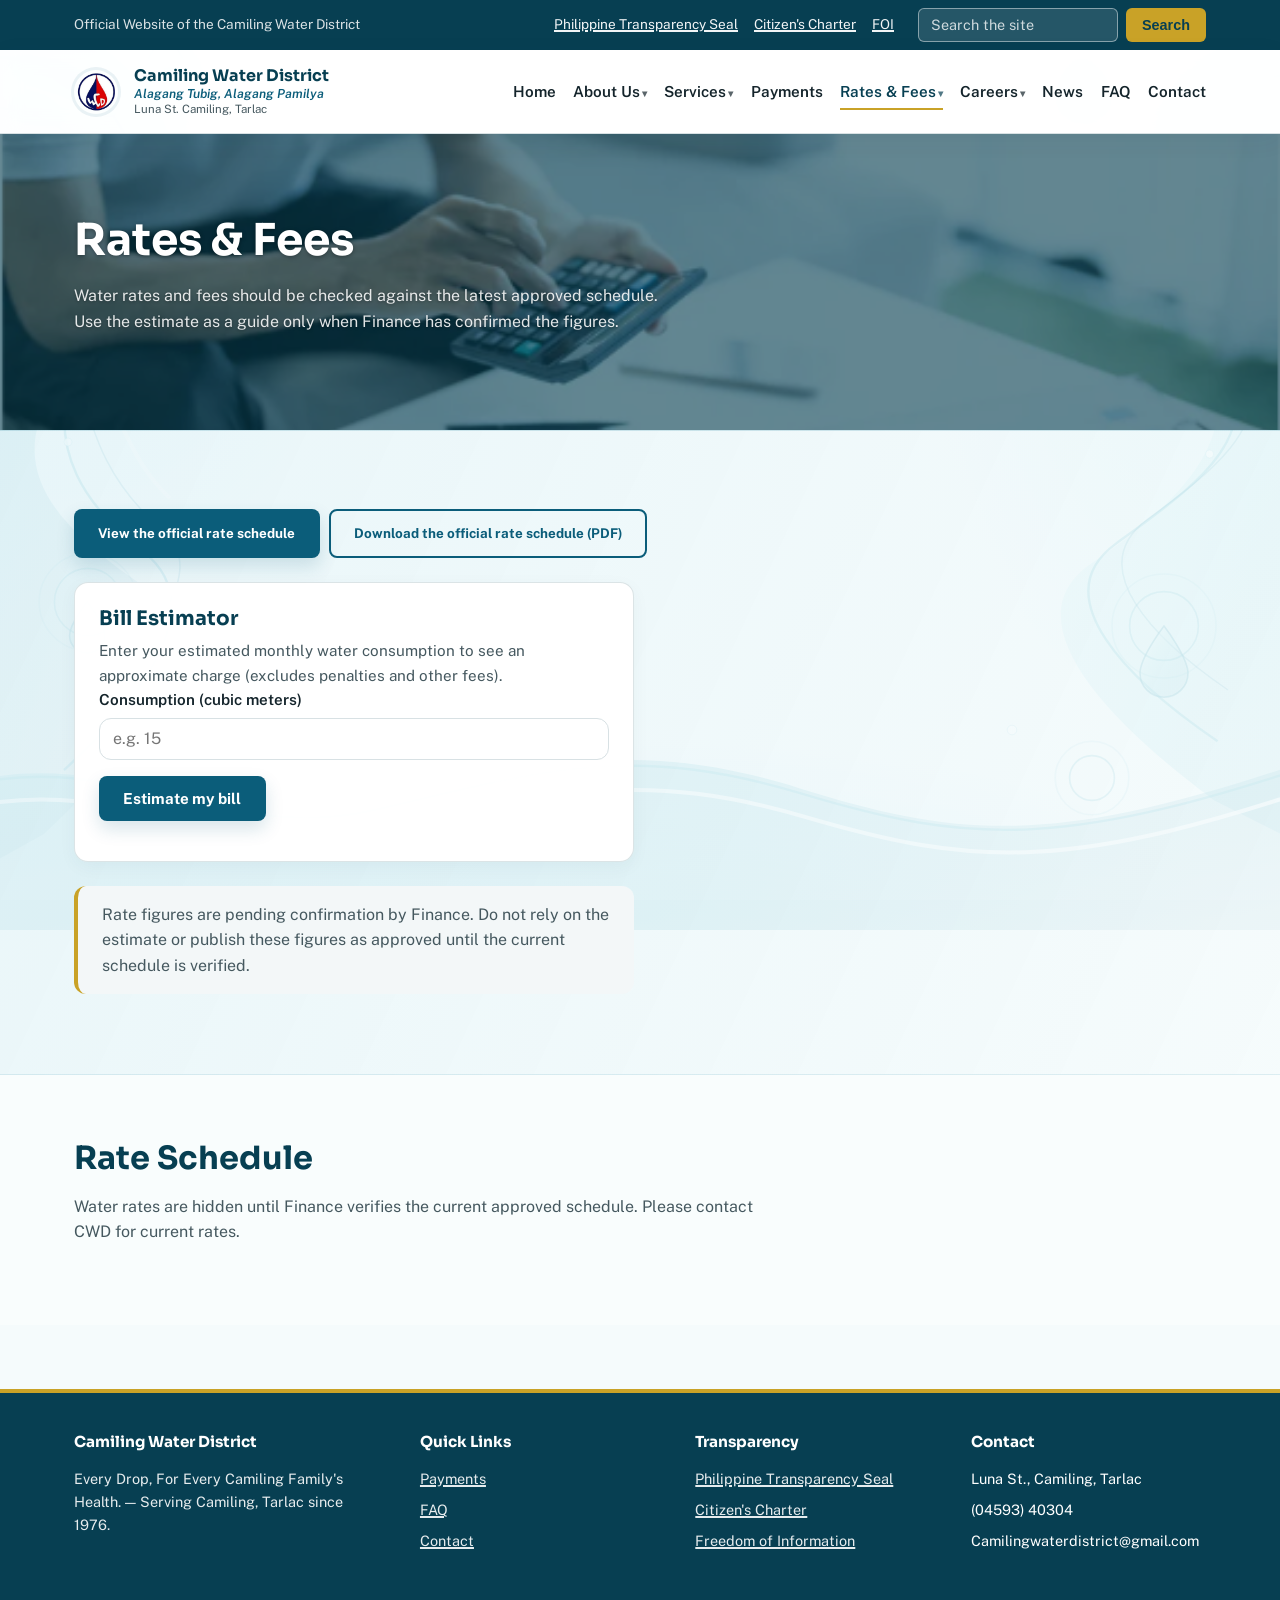
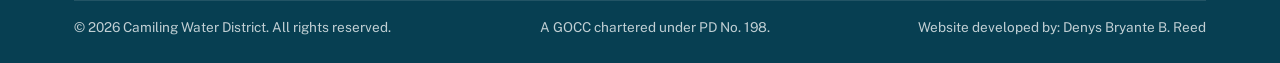
<file: rates.html>
<!DOCTYPE html>
<html lang="en">
<head>
<meta charset="UTF-8">
<link rel="icon" href="assets/cwd-logo.png?v=20261118-fix3" type="image/png">
<link rel="shortcut icon" href="assets/cwd-logo.png?v=20261118-fix3">
<meta name="viewport" content="width=device-width, initial-scale=1.0">
<title>Rates &amp; Fees — Camiling Water District</title>
<meta name="description" content="Water rates and fees of the Camiling Water District, plus a bill estimator.">
<meta property="og:type" content="website">
<meta property="og:site_name" content="Camiling Water District">
<meta property="og:title" content="Rates &amp; Fees — Camiling Water District">
<meta property="og:description" content="Water rates and fees of the Camiling Water District, plus a bill estimator.">
<link href="https://fonts.googleapis.com/css2?family=Sora:wght@600;700&family=Public+Sans:wght@400;600;700&display=swap" rel="stylesheet">
<link rel="stylesheet" href="assets/styles.css?v=cms-audit-20261125">
</head>
<body class="bg-waves">

<div class="gov-bar">
  <div class="container">
    <span>Official Website of the Camiling Water District</span>
    <nav aria-label="Government links">
      <a href="transparency.html#seal">Philippine Transparency Seal</a>
      <a href="transparency.html#charter">Citizen's Charter</a>
      <a href="transparency.html#foi">FOI</a>
      <form class="site-search" action="search.html" method="get" role="search">
        <label for="site-q" class="sr-only">Search the site</label>
        <input type="search" id="site-q" name="q" placeholder="Search the site" autocomplete="off">
        <button type="submit">Search</button>
      </form>
    </nav>
  </div>
</div>

<header class="site-header">
  <div class="container">
    <a href="index.html" class="brand">
      <img src="assets/cwd-logo.png" alt="Camiling Water District" class="brand-logo">
      <span class="brand-text"><strong>Camiling Water District</strong><em>Alagang Tubig, Alagang Pamilya</em><span>Luna St. Camiling, Tarlac</span></span>
    </a>
    <button class="nav-toggle" aria-expanded="false" aria-controls="main-nav">Menu</button>
    <nav class="main-nav" id="main-nav" aria-label="Primary">
      <ul>
        <li><a href="index.html">Home</a></li>
        <li class="nav-dropdown">
          <a href="about.html">About Us</a>
          <ul class="dropdown-menu">
            <li><a href="about.html">About CWD</a></li>
            <li><a href="about.html#mission-vision">Mission/Vision</a></li>
            <li><a href="about.html#leadership">Organizational Chart/Leadership</a></li>
            <li><a href="about.html#jva">Joint Venture with PrimeWater</a></li>
          </ul>
        </li>
        <li class="nav-dropdown">
          <a href="services.html">Services</a>
          <ul class="dropdown-menu">
            <li><a href="services.html#new-connection">New Service Connection</a></li>
            <li><a href="services.html#other-services">Other Services</a></li>
            <li><a href="services.html#requirements">Requirements Checklist</a></li>
            <li><a href="services.html#projects-section">Projects</a></li>
          </ul>
        </li>
        <li><a href="payments.html">Payments</a></li>
        <li class="nav-dropdown">
          <a href="rates.html">Rates &amp; Fees</a>
          <ul class="dropdown-menu">
            <li><a href="rates.html#bill-estimator">Bill Estimator</a></li>
            <li><a href="rates.html#rate-schedule">Rate Schedule</a></li>
          </ul>
        </li>
        <li class="nav-dropdown">
          <a href="careers.html">Careers</a>
          <ul class="dropdown-menu">
            <li><a href="careers.html#openings">Job Openings/Postings</a></li>
            <li><a href="careers.html#how-to-apply">How to Apply</a></li>
            <li><a href="careers.html#qualifications">General Qualification Standards</a></li>
          </ul>
        </li>
        <li><a href="news.html">News</a></li>
        <li><a href="faq.html">FAQ</a></li>
        <li><a href="contact.html">Contact</a></li>
      </ul>
    </nav>
  </div>
</header>

<main id="content">

  <section class="rates-hero">
    <div class="rates-hero-overlay"></div>
    <div class="container rates-hero-content">
      <h1>Rates &amp; Fees</h1>
      <p style="max-width:60ch;">Current approved residential water rate schedule. Estimate your bill below, or view the full schedule further down the page.</p>
    </div>
  </section>

  <!-- ===================================================================
       BILL ESTIMATOR
       STAFF NOTE: To update rates, edit data/rates.json only.
       Values are in Philippine Pesos (₱).
       =================================================================== -->
  <section class="section-tint" id="bill-estimator">
    <div class="container">

      <!-- Official rate schedule PDF — shown by script only when schedule_pdf is set in data/rates.json -->
      <div id="schedule-pdf-wrap" class="document-actions" hidden style="margin-bottom:1.5rem;">
        <a id="schedule-pdf-view-link" href="#" target="_blank" rel="noopener noreferrer" class="btn btn-primary"
           aria-label="View the official rate schedule in a new tab">View the official rate schedule</a>
        <a id="schedule-pdf-link" href="#" download class="btn btn-outline"
           aria-label="Download the official rate schedule (PDF)">Download the official rate schedule (PDF)</a>
      </div>

      <div class="card" style="max-width:560px;">
        <h3>Bill Estimator</h3>
        <p>Enter your estimated monthly water consumption to see an approximate charge (excludes penalties and other fees).</p>
        <label for="consumption">Consumption (cubic meters)</label>
        <input type="number" id="consumption" min="0" step="1" placeholder="e.g. 15">
        <button type="button" class="btn btn-primary" id="estimate-btn">Estimate my bill</button>
        <p id="estimate-result" style="margin-top:1rem; font-weight:700; color:var(--teal-deep);" aria-live="polite"></p>
      </div>
      <p id="rate-notice" class="notice" style="margin-top:1.5rem; max-width:560px;">Water rates are hidden until Finance verifies the current approved schedule.</p>
    </div>
  </section>

  <section id="rate-schedule">
    <div class="container">
      <h2>Rate Schedule</h2>
      <p id="rates-loading" style="color:var(--ink-soft);">Loading rate schedule…</p>
      <p id="rates-empty" class="cms-empty-state" hidden>Rates are temporarily unavailable while the approved schedule is being confirmed. Please contact CWD for current rates.</p>
      <p id="rates-error" hidden style="color:var(--danger);">Unable to load rate schedule.</p>
      <div id="rates-table-wrap" hidden>
        <table>
          <thead><tr><th id="rate-column-item">Item</th><th id="rate-column-amount">Amount</th></tr></thead>
          <tbody id="rates-tbody"></tbody>
        </table>
      </div>
    </div>
  </section>

</main>

<footer class="site-footer">
  <div class="container">
    <div class="footer-grid">
      <div><h4>Camiling Water District</h4><p class="footer-tagline">Every Drop, For Every Camiling Family&#39;s Health. — Serving Camiling, Tarlac since 1976.</p></div>
      <div><h4>Quick Links</h4><ul><li><a href="payments.html">Payments</a></li><li><a href="faq.html">FAQ</a></li>
        <li><a href="contact.html">Contact</a></li></ul></div>
      <div><h4>Transparency</h4><ul><li><a href="transparency.html#seal">Philippine Transparency Seal</a></li><li><a href="transparency.html#charter">Citizen's Charter</a></li><li><a href="transparency.html#foi">Freedom of Information</a></li></ul></div>
      <div><h4>Contact</h4><ul><li>Luna St., Camiling, Tarlac</li><li>(04593) 40304</li><li>Camilingwaterdistrict@gmail.com</li></ul></div>
    </div>
    <div class="footer-bottom">
      <span>&copy; 2026 Camiling Water District. All rights reserved.</span>
      <span>A GOCC chartered under PD No. 198.</span>
      <span>Website developed by: Denys Bryante B. Reed</span>
    </div>
  </div>
</footer>

<script src="assets/script.js?v=cms-binding-fix-20261126"></script>
<script>
(function () {
  var loadEl=document.getElementById("rates-loading"), errorEl=document.getElementById("rates-error");
  var emptyEl=document.getElementById("rates-empty"), tableWrap=document.getElementById("rates-table-wrap");
  var tbody=document.getElementById("rates-tbody"), estimateBtn=document.getElementById("estimate-btn");
  var result=document.getElementById("estimate-result"), pdfWrap=document.getElementById("schedule-pdf-wrap");
  var pdfLink=document.getElementById("schedule-pdf-link"), pdfViewLink=document.getElementById("schedule-pdf-view-link"), notice=document.getElementById("rate-notice");
  function setEmpty(msg){if(emptyEl){emptyEl.textContent=msg||"Rates are temporarily unavailable while the approved schedule is being confirmed. Please contact CWD for current rates.";emptyEl.hidden=false;}if(tableWrap)tableWrap.hidden=true;if(estimateBtn)estimateBtn.disabled=true;}
  function addRow(label,amount){
    var tr=document.createElement("tr"), left=document.createElement("td"), right=document.createElement("td");
    left.textContent=String(label==null?"":label);
    if(amount==="[confirm]"||amount===null||amount===undefined||amount==="")right.textContent="Pending confirmation";
    else if(typeof amount==="number"&&Number.isFinite(amount))right.textContent="₱"+amount.toFixed(2);
    else right.textContent=String(amount);
    tr.appendChild(left);tr.appendChild(right);tbody.appendChild(tr);
  }
  fetch("data/rates.json?cms-rates=20261125",{cache:"no-store"})
    .then(function(r){if(!r.ok)throw new Error("HTTP "+r.status);return r.json();})
    .then(function(data){
      if(loadEl)loadEl.hidden=true;
      if(data.schedule_pdf&&pdfWrap&&pdfLink){pdfLink.href=data.schedule_pdf;if(pdfViewLink)pdfViewLink.href=data.schedule_pdf;pdfWrap.hidden=false;}
      if(data.verified!==true){setEmpty(data.verification_note||"Rates are hidden until Finance verifies the current approved schedule.");return;}
      var tiers=Array.isArray(data.tiers)?data.tiers:[], fees=Array.isArray(data.fees)?data.fees:[];
      tbody.replaceChildren();tiers.forEach(function(t){if(t&&typeof t==="object")addRow(t.label||"Water rate",t.rate);});
      fees.forEach(function(f){if(f&&typeof f==="object")addRow(f.name||"Fee",f.amount);});
      if(!tbody.children.length){setEmpty("No verified rate rows are available yet. Please contact CWD for the latest approved schedule.");return;}
      if(tableWrap)tableWrap.hidden=false;if(emptyEl)emptyEl.hidden=true;
      if(notice&&data.verification_note)notice.textContent=data.verification_note;
      var minUse=Number(data.minimum_consumption), minCharge=Number(data.minimum_charge), excess=Number(data.excess_rate);
      var ready=Number.isFinite(minUse)&&minUse>0&&Number.isFinite(minCharge)&&minCharge>=0&&Number.isFinite(excess)&&excess>=0;
      if(estimateBtn)estimateBtn.disabled=!ready;
      if(estimateBtn)estimateBtn.addEventListener("click",function(){
        if(!ready){if(result)result.textContent="The bill estimator is unavailable until Finance verifies the rate formula.";return;}
        var input=document.getElementById("consumption"), consumption=input?Number(input.value):NaN;
        if(!Number.isFinite(consumption)||consumption<0){if(result)result.textContent="Please enter a valid number of cubic meters.";return;}
        var total=minCharge;if(consumption>minUse)total+=(consumption-minUse)*excess;
        if(result)result.textContent="Estimated bill: ₱"+total.toFixed(2)+" (excludes penalties and other fees).";
      });
    })
    .catch(function(e){if(loadEl)loadEl.hidden=true;if(errorEl)errorEl.hidden=false;setEmpty("Rates could not be loaded. Please contact CWD to confirm the current approved schedule.");console.error("Rate data could not be loaded.",e);});
}());
</script>
</body>
</html>
</file>
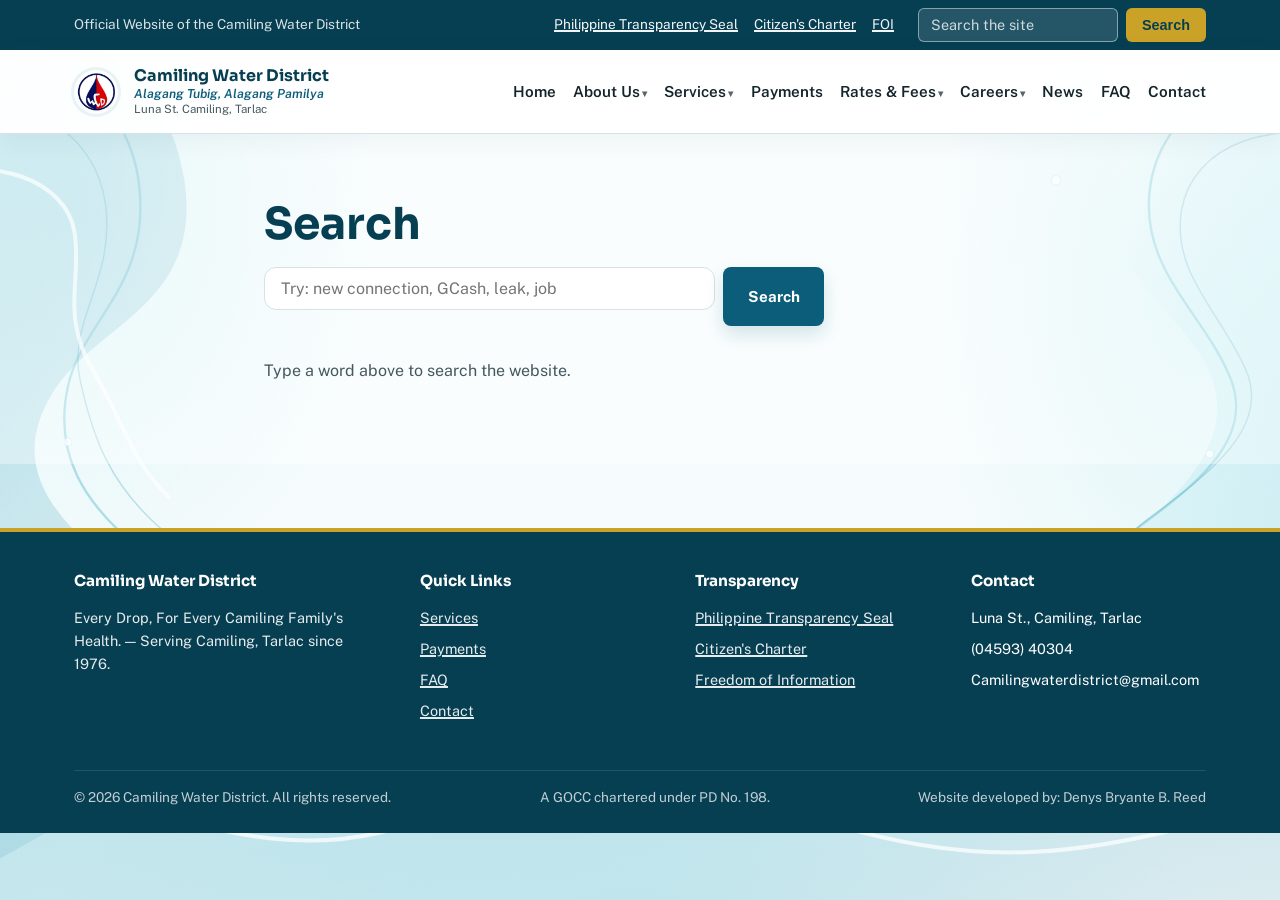
<file: search.html>
<!DOCTYPE html>
<html lang="en">
<head>
<meta charset="UTF-8">
<link rel="icon" href="assets/cwd-logo.png?v=20261118-fix3" type="image/png">
<link rel="shortcut icon" href="assets/cwd-logo.png?v=20261118-fix3">
<meta name="viewport" content="width=device-width, initial-scale=1.0">
<title>Search — Camiling Water District</title>
<meta name="description" content="Search the Camiling Water District website.">
<meta name="robots" content="noindex">
<link href="https://fonts.googleapis.com/css2?family=Sora:wght@600;700&family=Public+Sans:wght@400;600;700&display=swap" rel="stylesheet">
<link rel="stylesheet" href="assets/styles.css?v=cms-audit-20261125">
<style>
  .result { background:var(--white,#fff); border:1px solid var(--line); border-left:4px solid var(--teal); border-radius:var(--radius); padding:1rem 1.25rem; margin-bottom:1rem; }
  .result h3 { margin:0 0 .25rem; } .result .where { font-size:.8rem; color:var(--ink-soft); margin:0 0 .35rem; }
  .big-search { display:flex; gap:.5rem; max-width:560px; margin:1rem 0 2rem; } .big-search input { flex:1; padding:.7rem 1rem; font-size:1rem; border:1px solid var(--line); border-radius:var(--radius); }
</style>
</head>
<body class="bg-drops">

<div class="gov-bar">
  <div class="container">
    <span>Official Website of the Camiling Water District</span>
    <nav aria-label="Government links">
      <a href="transparency.html#seal">Philippine Transparency Seal</a>
      <a href="transparency.html#charter">Citizen's Charter</a>
      <a href="transparency.html#foi">FOI</a>
      <form class="site-search" action="search.html" method="get" role="search">
        <label for="site-q" class="sr-only">Search the site</label>
        <input type="search" id="site-q" name="q" placeholder="Search the site" autocomplete="off">
        <button type="submit">Search</button>
      </form>
    </nav>
  </div>
</div>

<header class="site-header">
  <div class="container">
    <a href="index.html" class="brand">
      <img src="assets/cwd-logo.png" alt="Camiling Water District" class="brand-logo">
      <span class="brand-text"><strong>Camiling Water District</strong><em>Alagang Tubig, Alagang Pamilya</em><span>Luna St. Camiling, Tarlac</span></span>
    </a>
    <button class="nav-toggle" aria-expanded="false" aria-controls="main-nav">Menu</button>
    <nav class="main-nav" id="main-nav" aria-label="Primary">
      <ul>
        <li><a href="index.html">Home</a></li>
        <li class="nav-dropdown">
          <a href="about.html">About Us</a>
          <ul class="dropdown-menu">
            <li><a href="about.html">About CWD</a></li>
            <li><a href="about.html#mission-vision">Mission/Vision</a></li>
            <li><a href="about.html#leadership">Organizational Chart/Leadership</a></li>
            <li><a href="about.html#jva">Joint Venture with PrimeWater</a></li>
          </ul>
        </li>
        <li class="nav-dropdown">
          <a href="services.html">Services</a>
          <ul class="dropdown-menu">
            <li><a href="services.html#new-connection">New Service Connection</a></li>
            <li><a href="services.html#other-services">Other Services</a></li>
            <li><a href="services.html#requirements">Requirements Checklist</a></li>
            <li><a href="services.html#projects-section">Projects</a></li>
          </ul>
        </li>
        <li><a href="payments.html">Payments</a></li>
        <li class="nav-dropdown">
          <a href="rates.html">Rates &amp; Fees</a>
          <ul class="dropdown-menu">
            <li><a href="rates.html#bill-estimator">Bill Estimator</a></li>
            <li><a href="rates.html#rate-schedule">Rate Schedule</a></li>
          </ul>
        </li>
        <li class="nav-dropdown">
          <a href="careers.html">Careers</a>
          <ul class="dropdown-menu">
            <li><a href="careers.html#openings">Job Openings/Postings</a></li>
            <li><a href="careers.html#how-to-apply">How to Apply</a></li>
            <li><a href="careers.html#qualifications">General Qualification Standards</a></li>
          </ul>
        </li>
        <li><a href="news.html">News</a></li>
        <li><a href="faq.html">FAQ</a></li>
        <li><a href="contact.html">Contact</a></li>
      </ul>
    </nav>
  </div>
</header>

<main id="content">
  <section>
    <div class="container" style="max-width:800px;">
      <h1>Search</h1>
      <form class="big-search" action="search.html" method="get" role="search">
        <label for="big-q" class="sr-only">Search the site</label>
        <input type="search" id="big-q" name="q" placeholder="Try: new connection, GCash, leak, job" autocomplete="off">
        <button type="submit" class="btn btn-primary">Search</button>
      </form>
      <p id="status" aria-live="polite" style="color:var(--ink-soft);"></p>
      <div id="results"></div>
    </div>
  </section>
</main>

<footer class="site-footer">
  <div class="container">
    <div class="footer-grid">
      <div><h4>Camiling Water District</h4><p class="footer-tagline">Every Drop, For Every Camiling Family&#39;s Health. — Serving Camiling, Tarlac since 1976.</p></div>
      <div><h4>Quick Links</h4><ul><li><a href="services.html">Services</a></li><li><a href="payments.html">Payments</a></li><li><a href="faq.html">FAQ</a></li>
        <li><a href="contact.html">Contact</a></li></ul></div>
      <div><h4>Transparency</h4><ul><li><a href="transparency.html#seal">Philippine Transparency Seal</a></li><li><a href="transparency.html#charter">Citizen's Charter</a></li><li><a href="transparency.html#foi">Freedom of Information</a></li></ul></div>
      <div><h4>Contact</h4><ul><li>Luna St., Camiling, Tarlac</li><li>(04593) 40304</li><li>Camilingwaterdistrict@gmail.com</li></ul></div>
    </div>
    <div class="footer-bottom">
      <span>&copy; 2026 Camiling Water District. All rights reserved.</span>
      <span>A GOCC chartered under PD No. 198.</span>
      <span>Website developed by: Denys Bryante B. Reed</span>
    </div>
  </div>
</footer>

<script src="assets/script.js?v=cms-binding-fix-20261126"></script>
<script>
(function () {
  var PAGES = [
    ["Home","index.html","Camiling Water District official website pay bill new service connection rates news"],
    ["About CWD","about.html","about history charter PD 198 1976 GOCC board of directors"],
    ["Mission and Vision","about.html#mission-vision","mission vision"],
    ["Leadership and Board of Directors","about.html#leadership","leadership board of directors management organizational chart general manager"],
    ["Joint Venture with PrimeWater","about.html#jva","joint venture PrimeWater Hiraya Water public-private partnership"],
    ["Service Area","about.html","barangays served service area Camiling Tarlac"],
    ["Services","services.html","services new connection reconnection transfer requirements"],
    ["New Service Connection","services.html#new-connection","new service connection apply application requirements"],
    ["Requirements Checklist","services.html#requirements","requirements checklist valid ID proof of property reconnection transfer"],
    ["Payments","payments.html","pay bill payment channels GCash Maya Link.BizPortal Coins.ph AllBank Bayad Center 7-Eleven Palawan Pawnshop AllEasy PrimeWater app walk-in"],
    ["Rates and Fees","rates.html","rates fees water rate schedule bill estimator"],
    ["Careers","careers.html","careers jobs openings how to apply qualification standards hiring"],
    ["News and Announcements","news.html","news announcements advisories"],
    ["FAQ","faq.html","frequently asked questions"],
    ["Contact Us","contact.html","contact address hotline email office hours report leak message"],
    ["Transparency","transparency.html","transparency documents"],
    ["Philippine Transparency Seal","transparency.html#seal","philippine transparency seal Section 93 GAA NBC 542"],
    ["Citizen's Charter","transparency.html#charter","citizen's charter frontline services"],
    ["Freedom of Information (FOI)","transparency.html#foi","freedom of information FOI eFOI request"]
  ];
  var docs = PAGES.map(function (p) { return { title: p[0], url: p[1], where: "Page", text: p[2] }; });
  function get(u) { return fetch(u).then(function (r) { return r.ok ? r.json() : {}; }).catch(function () { return {}; }); }
  function join() { return Array.prototype.slice.call(arguments).filter(Boolean).join(" "); }
  var q = (new URLSearchParams(location.search).get("q") || "").trim();
  document.getElementById("big-q").value = q;
  var status = document.getElementById("status"), out = document.getElementById("results");
  if (!q) { status.textContent = "Type a word above to search the website."; return; }
  Promise.all(["news","services","faq","careers","projects","transparency","rates"].map(function (n) { return get("data/" + n + ".json"); })).then(function (r) {
    (r[0].items || []).forEach(function (i) { docs.push({ title: i.title, url: "news.html", where: "News", text: join(i.body) }); });
    (r[1].items || []).forEach(function (i) { docs.push({ title: i.name, url: "services.html#other-services", where: "Service", text: join(i.description, i.requirements) }); });
    (r[2].items || []).forEach(function (i) { docs.push({ title: i.question, url: "faq.html", where: "FAQ", text: join(i.answer) }); });
    (r[3].items || []).forEach(function (i) { docs.push({ title: i.title, url: "careers.html#openings", where: "Careers", text: join(i.description, i.status) }); });
    (r[4].items || []).forEach(function (i) { docs.push({ title: i.title, url: "services.html#projects-section", where: "Project", text: join(i.description, i.location, i.status) }); });
    (r[5].items || []).forEach(function (i) { docs.push({ title: i.title, url: "transparency.html", where: "Transparency", text: join(i.category, i.year) }); });
    (r[6].fees || []).forEach(function (i) { docs.push({ title: i.name, url: "rates.html#rate-schedule", where: "Rates and Fees", text: "" }); });
    var terms = q.toLowerCase().split(/\s+/).filter(Boolean);
    var hits = docs.map(function (d) {
      var t = (d.title || "").toLowerCase(), x = (d.text || "").toLowerCase(), s = 0;
      terms.forEach(function (w) { if (t.indexOf(w) > -1) s += 5; if (x.indexOf(w) > -1) s += 1; });
      return { d: d, s: s };
    }).filter(function (h) { return h.s > 0; }).sort(function (a, b) { return b.s - a.s; }).slice(0, 20);
    if (!hits.length) { status.textContent = "No results for \u201c" + q + "\u201d. Try a different word, or contact us."; return; }
    status.textContent = hits.length + " result" + (hits.length > 1 ? "s" : "") + " for \u201c" + q + "\u201d";
    hits.forEach(function (h) {
      var box = document.createElement("div"); box.className = "result";
      var w = document.createElement("p"); w.className = "where"; w.textContent = h.d.where; box.appendChild(w);
      var h3 = document.createElement("h3"), a = document.createElement("a"); a.href = h.d.url; a.textContent = h.d.title || "Untitled"; h3.appendChild(a); box.appendChild(h3);
      if (h.d.text) { var p = document.createElement("p"); p.textContent = h.d.text.length > 160 ? h.d.text.slice(0, 160) + "\u2026" : h.d.text; box.appendChild(p); }
      out.appendChild(box);
    });
  });
}());
</script>
</body>
</html>
</file>
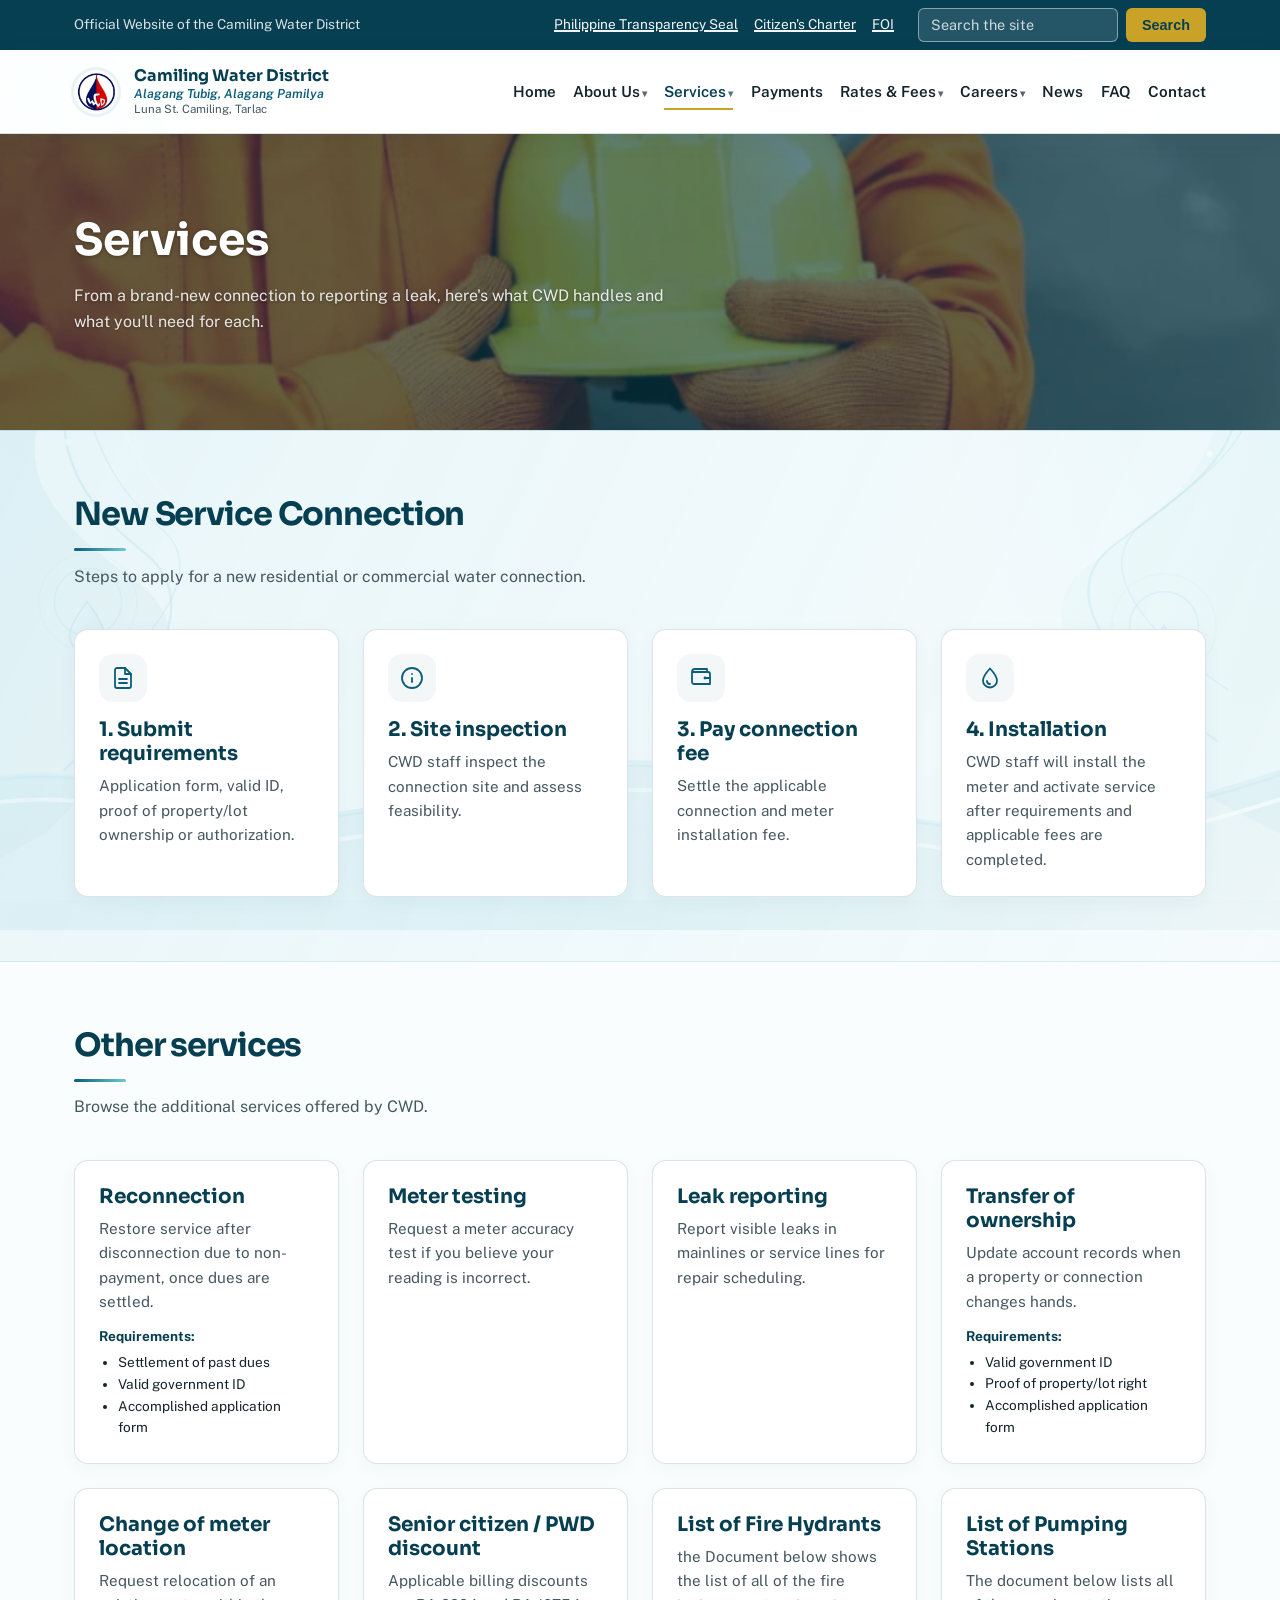
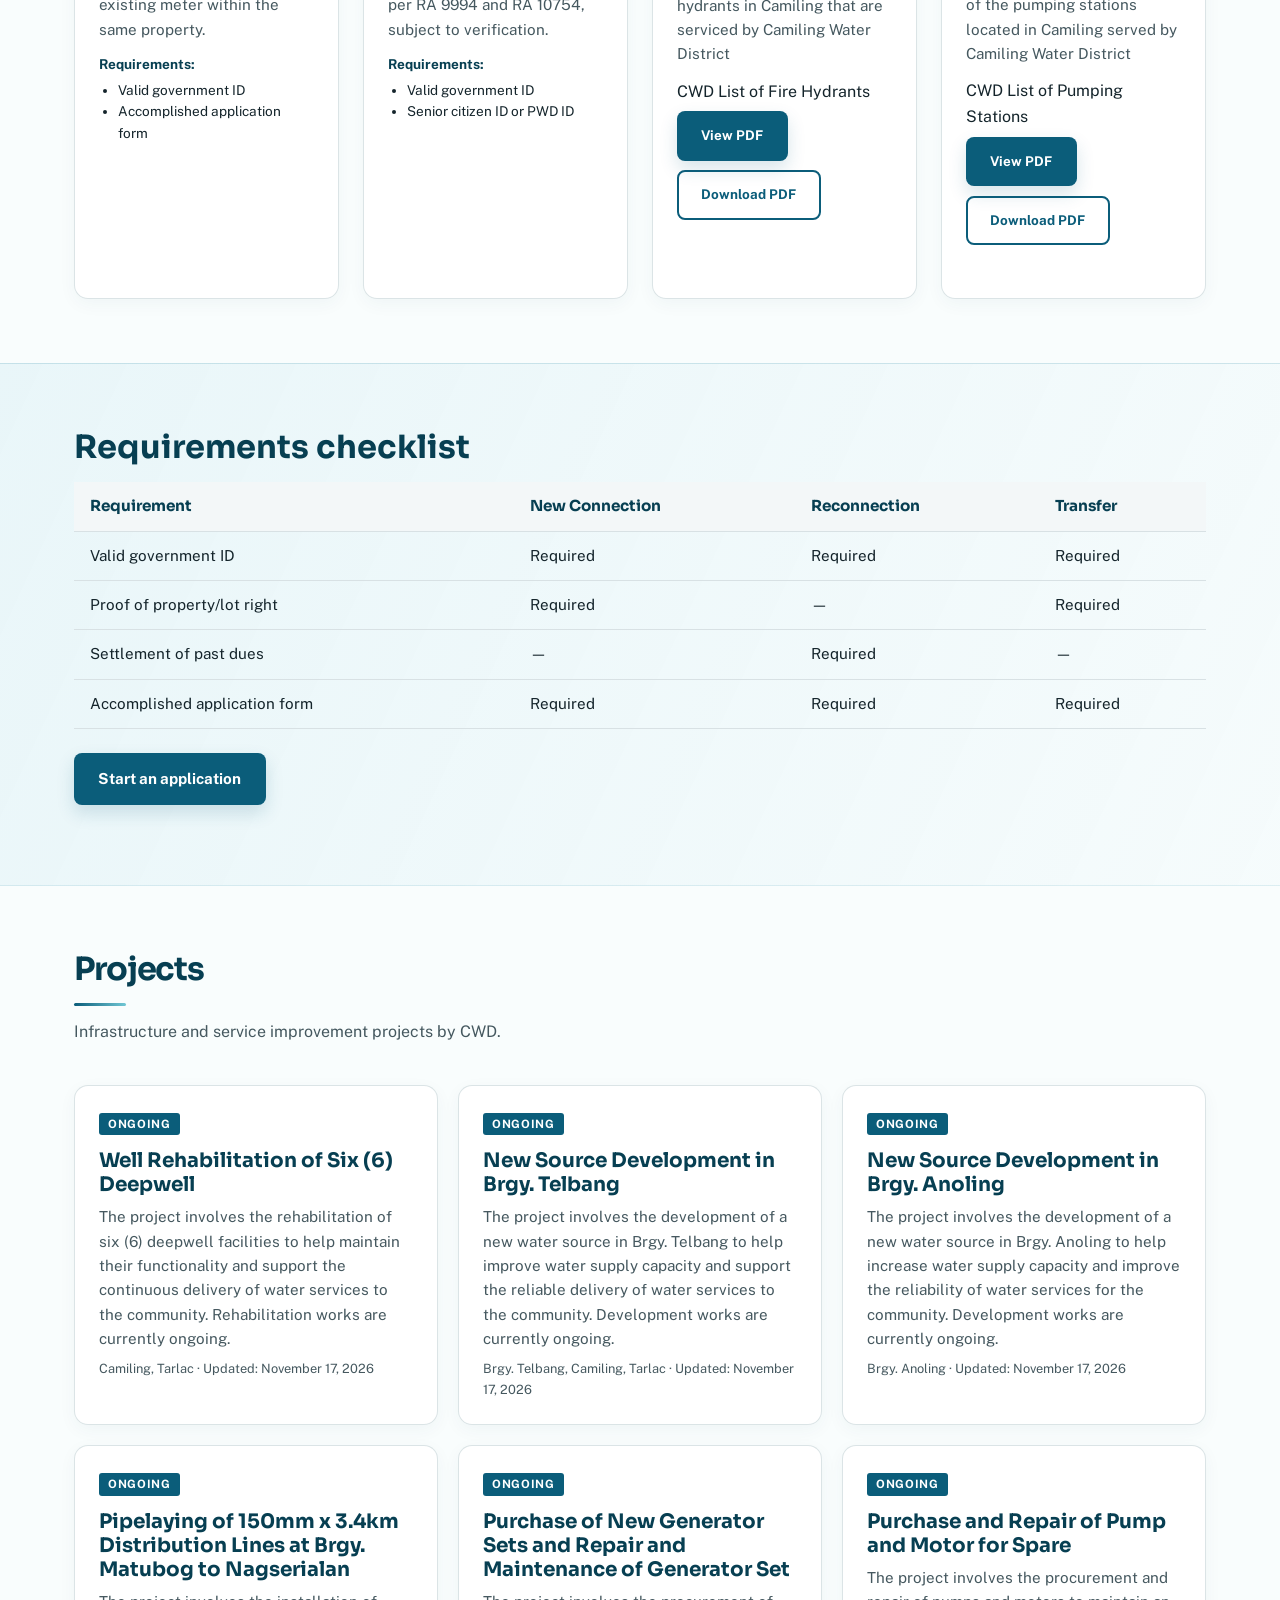
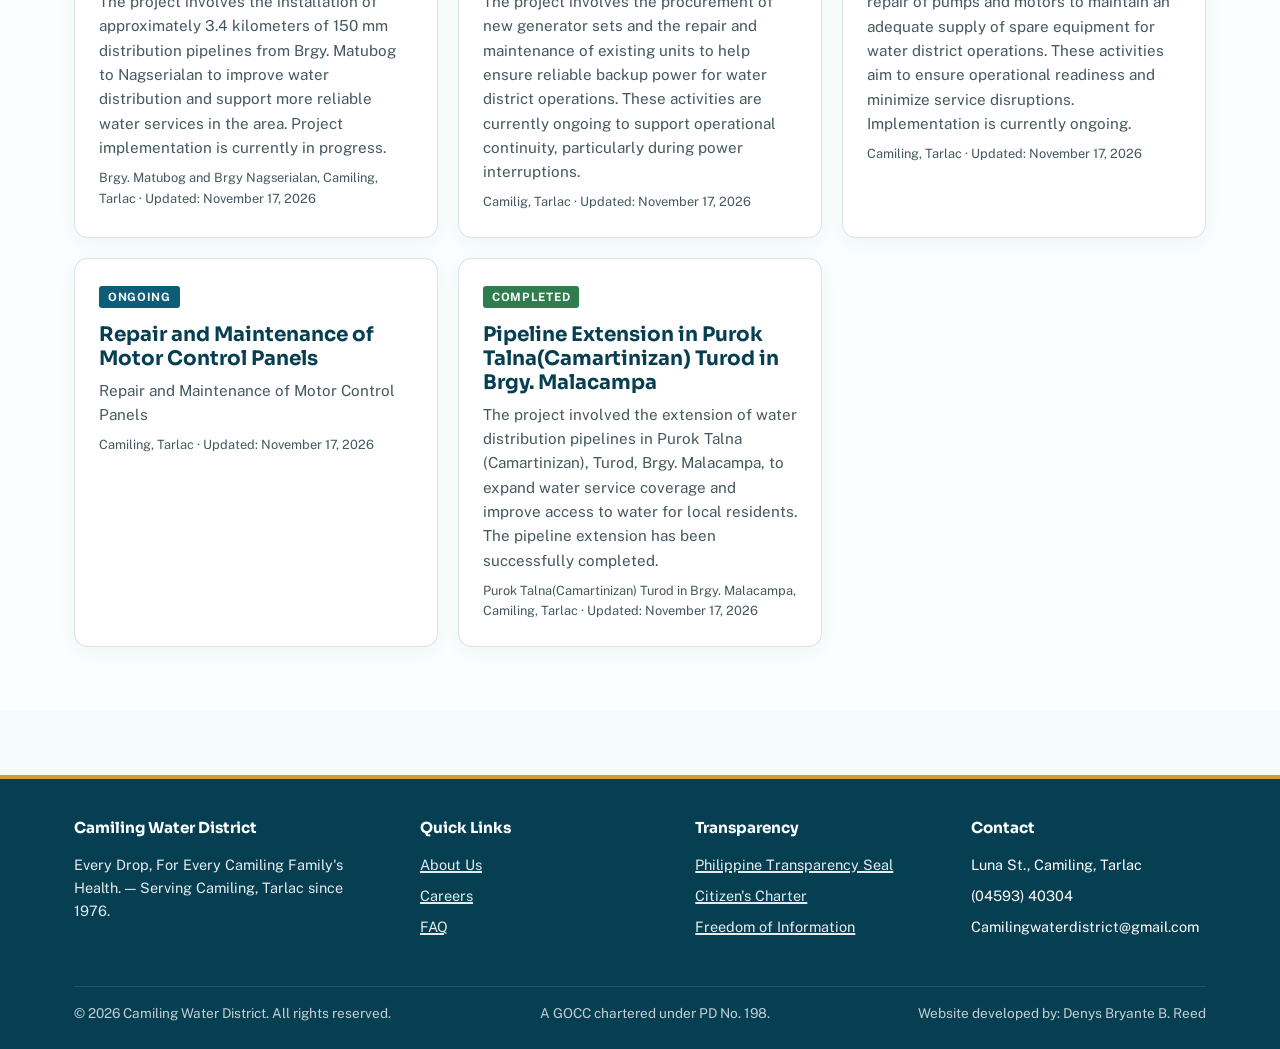
<file: services.html>
<!DOCTYPE html>
<html lang="en">
<head>
<meta charset="UTF-8">
<link rel="icon" href="assets/cwd-logo.png?v=20261118-fix3" type="image/png">
<link rel="shortcut icon" href="assets/cwd-logo.png?v=20261118-fix3">
<meta name="viewport" content="width=device-width, initial-scale=1.0">
<title>Services — Camiling Water District</title>
<meta name="description" content="New service connection steps, other services, requirements, and projects of the Camiling Water District.">
<meta property="og:type" content="website">
<meta property="og:site_name" content="Camiling Water District">
<meta property="og:title" content="Services — Camiling Water District">
<meta property="og:description" content="New service connection steps, other services, requirements, and projects of the Camiling Water District.">
<link href="https://fonts.googleapis.com/css2?family=Sora:wght@600;700&family=Public+Sans:wght@400;600;700&display=swap" rel="stylesheet">
<link rel="stylesheet" href="assets/styles.css?v=cms-audit-20261125">
</head>
<body class="bg-drops">

<div class="gov-bar">
  <div class="container">
    <span>Official Website of the Camiling Water District</span>
    <nav aria-label="Government links">
      <a href="transparency.html#seal">Philippine Transparency Seal</a>
      <a href="transparency.html#charter">Citizen's Charter</a>
      <a href="transparency.html#foi">FOI</a>
      <form class="site-search" action="search.html" method="get" role="search">
        <label for="site-q" class="sr-only">Search the site</label>
        <input type="search" id="site-q" name="q" placeholder="Search the site" autocomplete="off">
        <button type="submit">Search</button>
      </form>
    </nav>
  </div>
</div>

<header class="site-header">
  <div class="container">
    <a href="index.html" class="brand">
      <img src="assets/cwd-logo.png" alt="Camiling Water District" class="brand-logo">
      <span class="brand-text"><strong>Camiling Water District</strong><em>Alagang Tubig, Alagang Pamilya</em><span>Luna St. Camiling, Tarlac</span></span>
    </a>
    <button class="nav-toggle" aria-expanded="false" aria-controls="main-nav">Menu</button>
    <nav class="main-nav" id="main-nav" aria-label="Primary">
      <ul>
        <li><a href="index.html">Home</a></li>
        <li class="nav-dropdown">
          <a href="about.html">About Us</a>
          <ul class="dropdown-menu">
            <li><a href="about.html">About CWD</a></li>
            <li><a href="about.html#mission-vision">Mission/Vision</a></li>
            <li><a href="about.html#leadership">Organizational Chart/Leadership</a></li>
            <li><a href="about.html#jva">Joint Venture with PrimeWater</a></li>
          </ul>
        </li>
        <li class="nav-dropdown">
          <a href="services.html">Services</a>
          <ul class="dropdown-menu">
            <li><a href="services.html#new-connection">New Service Connection</a></li>
            <li><a href="services.html#other-services">Other Services</a></li>
            <li><a href="services.html#requirements">Requirements Checklist</a></li>
            <li><a href="services.html#projects-section">Projects</a></li>
          </ul>
        </li>
        <li><a href="payments.html">Payments</a></li>
        <li class="nav-dropdown">
          <a href="rates.html">Rates &amp; Fees</a>
          <ul class="dropdown-menu">
            <li><a href="rates.html#bill-estimator">Bill Estimator</a></li>
            <li><a href="rates.html#rate-schedule">Rate Schedule</a></li>
          </ul>
        </li>
        <li class="nav-dropdown">
          <a href="careers.html">Careers</a>
          <ul class="dropdown-menu">
            <li><a href="careers.html#openings">Job Openings/Postings</a></li>
            <li><a href="careers.html#how-to-apply">How to Apply</a></li>
            <li><a href="careers.html#qualifications">General Qualification Standards</a></li>
          </ul>
        </li>
        <li><a href="news.html">News</a></li>
        <li><a href="faq.html">FAQ</a></li>
        <li><a href="contact.html">Contact</a></li>
      </ul>
    </nav>
  </div>
</header>

<main id="content">

  <section class="services-hero">
    <div class="services-hero-overlay"></div>
    <div class="container services-hero-content">
      <h1>Services</h1>
      <p style="max-width:60ch;">From a brand-new connection to reporting a leak, here's what CWD handles and what you'll need for each.</p>
    </div>
  </section>

  <section class="section-tint" id="new-connection">
    <div class="container">
      <div class="section-head">
        <h2>New Service Connection</h2>
        <p>Steps to apply for a new residential or commercial water connection.</p>
      </div>
      <div id="connection-steps" class="grid" style="grid-template-columns: repeat(4, 1fr);">
        <div class="card"><div class="card-icon" aria-hidden="true"><svg viewBox="0 0 24 24"><path d="M14 2H6a2 2 0 0 0-2 2v16a2 2 0 0 0 2 2h12a2 2 0 0 0 2-2V8z"/><path d="M14 2v6h6"/><path d="M9 13h6M9 17h6"/></svg></div><h3>1. Submit requirements</h3><p>Application form, valid ID, proof of property/lot ownership or authorization.</p></div>
        <div class="card"><div class="card-icon" aria-hidden="true"><svg viewBox="0 0 24 24"><circle cx="12" cy="12" r="9"/><path d="M9 12l2 2 4-4"/></svg></div><h3>2. Site inspection</h3><p>CWD staff inspect the connection site and assess feasibility.</p></div>
        <div class="card"><div class="card-icon" aria-hidden="true"><svg viewBox="0 0 24 24"><circle cx="12" cy="12" r="9"/><path d="M12 7v5l3 3"/></svg></div><h3>3. Pay connection fee</h3><p>Settle the applicable connection and meter installation fee.</p></div>
        <div class="card"><div class="card-icon" aria-hidden="true"><svg viewBox="0 0 24 24"><path d="M3 12l2-2 4 4L19 4l2 2"/><path d="M3 19h18"/></svg></div><h3>4. Installation</h3><p>Meter installed and service activated, typically within <span data-unverified>[processing time — confirm]</span>.</p></div>
      </div>
    </div>
  </section>

  <section id="other-services">
    <div class="container">
      <div class="section-head">
        <h2>Other services</h2>
        <p id="other-services-intro">Browse the additional services offered by CWD.</p>
      </div>
      <!-- Loading / error states -->
      <p id="services-loading" style="color:var(--ink-soft);">Loading services…</p>
      <p id="services-error" hidden style="color:var(--danger);">Unable to load services list.</p>
      <!-- Cards injected here -->
      <div id="services-list" class="grid" aria-live="polite"></div>
    </div>
  </section>

  <section class="section-tint" id="requirements">
    <div class="container">
      <h2>Requirements checklist</h2>
      <table id="requirements-table">
        <thead><tr><th>Requirement</th><th>New Connection</th><th>Reconnection</th><th>Transfer</th></tr></thead>
        <tbody>
          <tr><td>Valid government ID</td><td>Required</td><td>Required</td><td>Required</td></tr>
          <tr><td>Proof of property/lot right</td><td>Required</td><td>—</td><td>Required</td></tr>
          <tr><td>Settlement of past dues</td><td>—</td><td>Required</td><td>—</td></tr>
          <tr><td>Accomplished application form</td><td>Required</td><td>Required</td><td>Required</td></tr>
        </tbody>
      </table>
      <p style="margin-top:1.5rem;"><a id="application-button" href="contact.html" class="btn btn-primary">Start an application</a></p>
    </div>
  </section>

  <!-- Projects section — hidden until data/projects.json has real items -->
  <section id="projects-section" hidden aria-labelledby="projects-heading">
    <div class="container">
      <div class="section-head">
        <h2 id="projects-heading">Projects</h2>
        <p>Infrastructure and service improvement projects by CWD.</p>
      </div>
      <!-- Cards injected here; shown Ongoing → Planned → Completed -->
      <div id="projects-list" class="grid" aria-live="polite"></div>
    </div>
  </section>

</main>

<footer class="site-footer">
  <div class="container">
    <div class="footer-grid">
      <div><h4>Camiling Water District</h4><p class="footer-tagline">Every Drop, For Every Camiling Family&#39;s Health. — Serving Camiling, Tarlac since 1976.</p></div>
      <div><h4>Quick Links</h4><ul><li><a href="about.html">About Us</a></li><li><a href="careers.html">Careers</a></li><li><a href="faq.html">FAQ</a></li></ul></div>
      <div><h4>Transparency</h4><ul><li><a href="transparency.html#seal">Philippine Transparency Seal</a></li><li><a href="transparency.html#charter">Citizen's Charter</a></li><li><a href="transparency.html#foi">Freedom of Information</a></li></ul></div>
      <div><h4>Contact</h4><ul><li>Luna St., Camiling, Tarlac</li><li>(04593) 40304</li><li>Camilingwaterdistrict@gmail.com</li></ul></div>
    </div>
    <div class="footer-bottom">
      <span>&copy; 2026 Camiling Water District. All rights reserved.</span>
      <span>A GOCC chartered under PD No. 198.</span>
      <span>Website developed by: Denys Bryante B. Reed</span>
    </div>
  </div>
</footer>

<script src="assets/script.js?v=cms-binding-fix-20261126"></script>
<script>
(function () {

  // Shared helper — renders an attachments list under a card element
  // att = [{name, file}, ...]  — items without both fields are silently skipped
  function buildAttachments(attachments, parentEl) {
    if (!attachments || attachments.length === 0) return;
    var attList = document.createElement("ul");
    attList.style.cssText = "list-style:none; padding:0; margin-top:0.75rem;";
    attachments.forEach(function (att) {
      if (!att.file || !att.name) return;
      var li = document.createElement("li");
      li.className = "attachment-item";
      li.appendChild(document.createTextNode(att.name));
      var actions = document.createElement("div");
      actions.className = "document-actions";
      var view = document.createElement("a");
      view.href = att.file;
      view.target = "_blank";
      view.rel = "noopener noreferrer";
      view.className = "btn btn-primary";
      view.textContent = "View PDF";
      view.setAttribute("aria-label", "View " + att.name + " in a new tab");
      var download = document.createElement("a");
      download.href = att.file;
      download.download = "";
      download.className = "btn btn-outline";
      download.textContent = "Download PDF";
      download.setAttribute("aria-label", "Download " + att.name);
      actions.appendChild(view);
      actions.appendChild(download);
      li.appendChild(actions);
      attList.appendChild(li);
    });
    if (attList.children.length > 0) parentEl.appendChild(attList);
  }

  // ── Other Services ─────────────────────────────────────────────
  var servicesList    = document.getElementById("services-list");
  var servicesLoading = document.getElementById("services-loading");
  var servicesError   = document.getElementById("services-error");

  fetch("data/services.json", { cache: "no-store" })
    .then(function (res) {
      if (!res.ok) throw new Error("HTTP " + res.status);
      return res.json();
    })
    .then(function (data) {
      servicesLoading.hidden = true;
      var items = data.items || [];
      if (items.length === 0) {
        servicesList.innerHTML = "<p style='color:var(--ink-soft);'>No services listed at this time.</p>";
        return;
      }
      items.forEach(function (item) {
        if (!item || typeof item !== "object") return;

        var card = document.createElement("div");
        card.className = "card service-card";

        // Optional service photo uploaded through PagesCMS.
        if (typeof item.image === "string" && item.image.trim()) {
          var img = document.createElement("img");
          img.className = "service-card-image";
          img.src = item.image;
          img.alt = item.image_alt || item.name || "CWD service";
          img.loading = "lazy";
          card.appendChild(img);
        }

        var h3 = document.createElement("h3");
        h3.textContent = item.name || "Service";

        var desc = document.createElement("p");
        desc.textContent = item.description || "";

        card.appendChild(h3);
        card.appendChild(desc);

        // Requirements are configured as a CMS text field, but arrays are accepted too.
        var requirements = [];
        if (Array.isArray(item.requirements)) {
          requirements = item.requirements;
        } else if (typeof item.requirements === "string" && item.requirements.trim()) {
          requirements = item.requirements.split(/\r?\n|,\s*/).map(function (value) {
            return value.trim();
          }).filter(Boolean);
        }

        if (requirements.length) {
          var reqHeading = document.createElement("p");
          reqHeading.style.cssText = "font-size:0.85rem; font-weight:700; margin-top:0.75rem; margin-bottom:0.25rem; color:var(--teal-deep);";
          reqHeading.textContent = "Requirements:";

          var ul = document.createElement("ul");
          ul.style.cssText = "font-size:0.85rem; padding-left:1.2rem; margin:0;";
          requirements.forEach(function (req) {
            var li = document.createElement("li");
            li.textContent = String(req);
            ul.appendChild(li);
          });

          card.appendChild(reqHeading);
          card.appendChild(ul);
        }

        // Attachments
        buildAttachments(item.attachments, card);

        servicesList.appendChild(card);
      });
    })
    .catch(function () {
      servicesLoading.hidden = true;
      servicesError.hidden = false;
    });

  // ── Projects ───────────────────────────────────────────────────
  var STATUS_ORDER = { "Ongoing": 0, "Planned": 1, "Completed": 2 };

  function badgeClass(status) {
    return "project-badge project-badge-" + status.toLowerCase();
  }

  function formatDate(iso) {
    if (!iso) return "";
    var d = new Date(iso + "T00:00:00");
    if (isNaN(d)) return iso;
    return d.toLocaleDateString("en-PH", { year: "numeric", month: "long", day: "numeric" });
  }

  fetch("data/projects.json", { cache: "no-store" })
    .then(function (res) {
      if (!res.ok) throw new Error("HTTP " + res.status);
      return res.json();
    })
    .then(function (data) {
      var items = (data.items || []).slice().sort(function (a, b) {
        var oa = STATUS_ORDER[a.status] !== undefined ? STATUS_ORDER[a.status] : 99;
        var ob = STATUS_ORDER[b.status] !== undefined ? STATUS_ORDER[b.status] : 99;
        return oa - ob;
      });

      // Hide the section entirely if no items
      if (items.length === 0) return;
      document.getElementById("projects-section").hidden = false;

      var projectsList = document.getElementById("projects-list");

      items.forEach(function (item) {
        var card = document.createElement("div");
        card.className = "card";
        card.style.padding = "0"; // photo bleeds to edges; content padded inside

        // Photo
        if (item.image) {
          var img = document.createElement("img");
          img.src = item.image;
          img.alt = item.title;
          img.className = "project-img";
          // Decorative if title is repeated below — provide alt for context
          card.appendChild(img);
        }

        // Card body
        var body = document.createElement("div");
        body.style.padding = "var(--space-3)";

        // Status badge
        var badge = document.createElement("span");
        badge.className = badgeClass(item.status || "Planned");
        badge.textContent = item.status || "Planned";
        // Accessible label for screen readers
        badge.setAttribute("aria-label", "Status: " + (item.status || "Planned"));

        var h3 = document.createElement("h3");
        h3.style.marginTop = "0.4rem";
        h3.textContent = item.title;

        var desc = document.createElement("p");
        desc.textContent = item.description;

        body.appendChild(badge);
        body.appendChild(h3);
        body.appendChild(desc);

        // Location & updated date
        var meta = [];
        if (item.location) meta.push(item.location);
        if (item.updated)  meta.push("Updated: " + formatDate(item.updated));
        if (meta.length) {
          var metaP = document.createElement("p");
          metaP.style.cssText = "font-size:0.8rem; color:var(--ink-soft); margin-top:0.5rem;";
          metaP.textContent = meta.join(" · ");
          body.appendChild(metaP);
        }

        // Attachments
        buildAttachments(item.attachments, body);

        card.appendChild(body);
        projectsList.appendChild(card);
      });
    })
    .catch(function () {
      /* projects section stays hidden on error — non-critical */
    });

}());
</script>
</body>
</html>
</file>
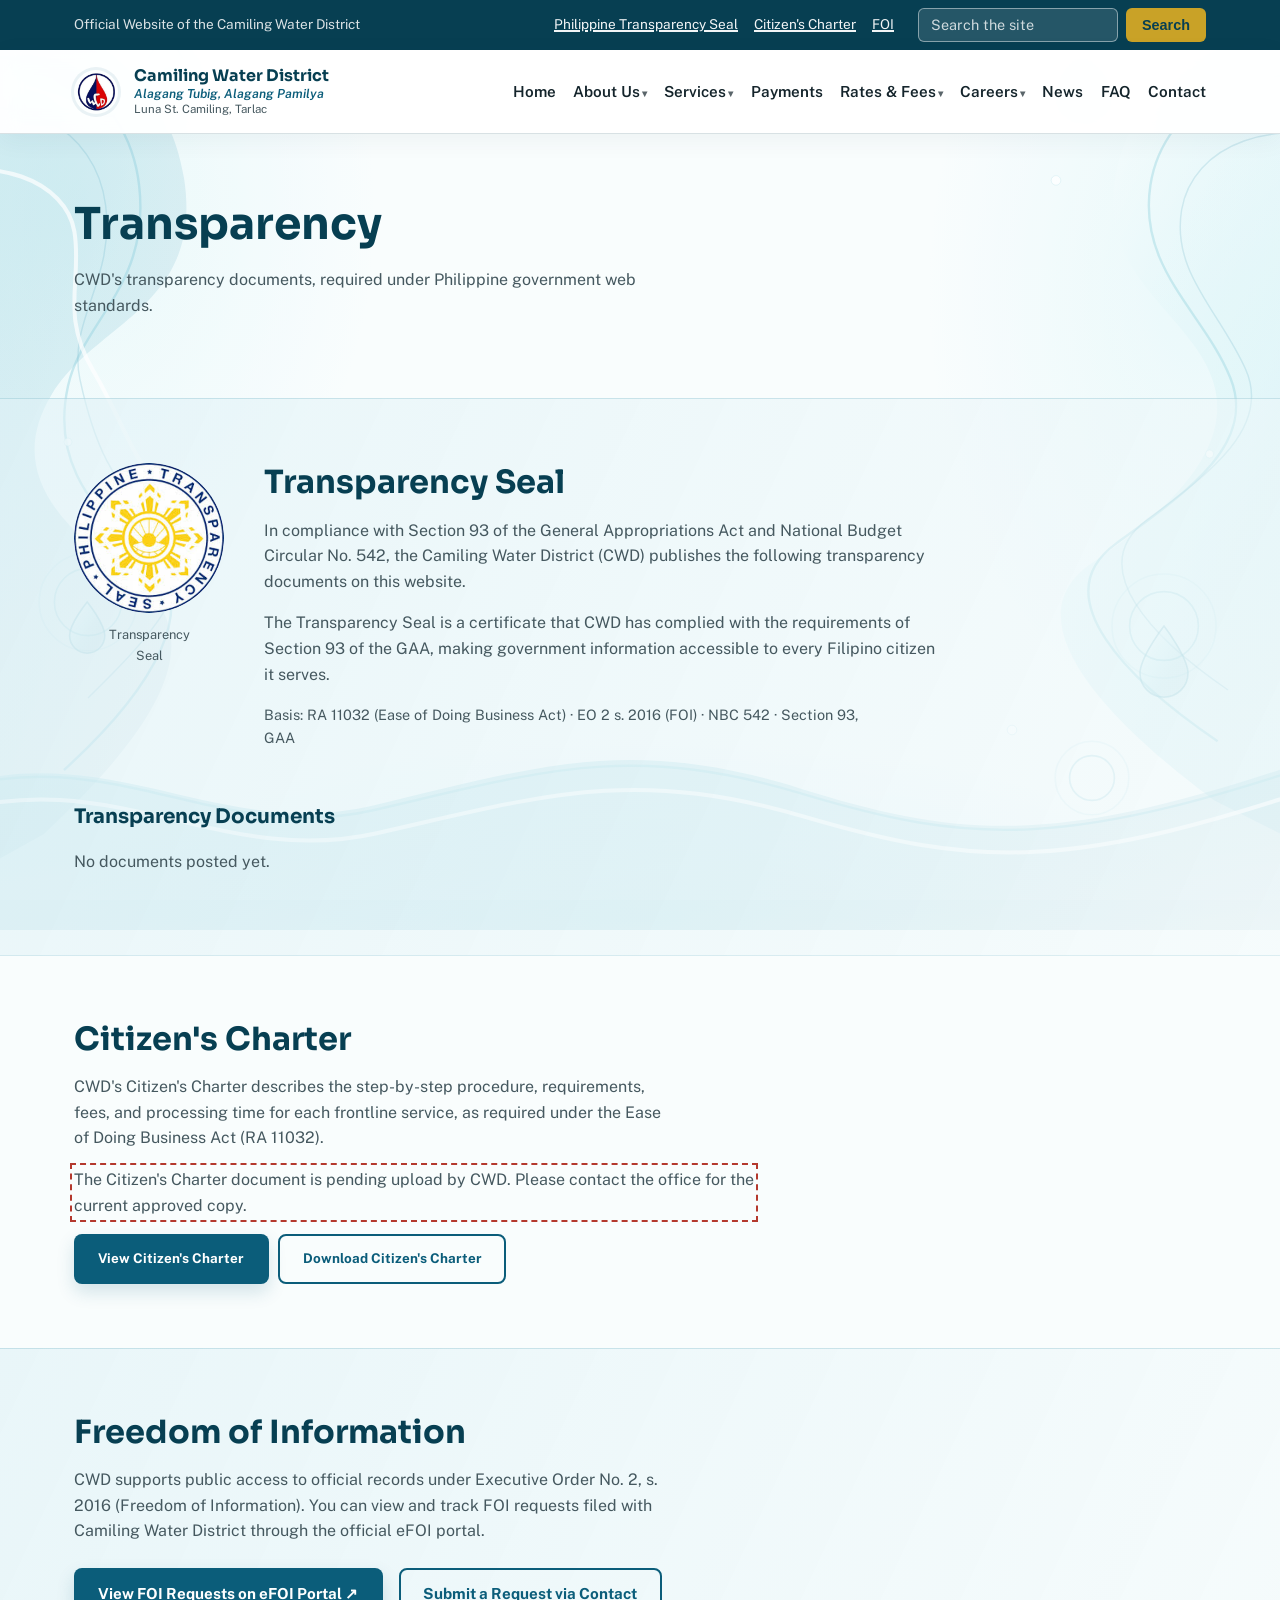
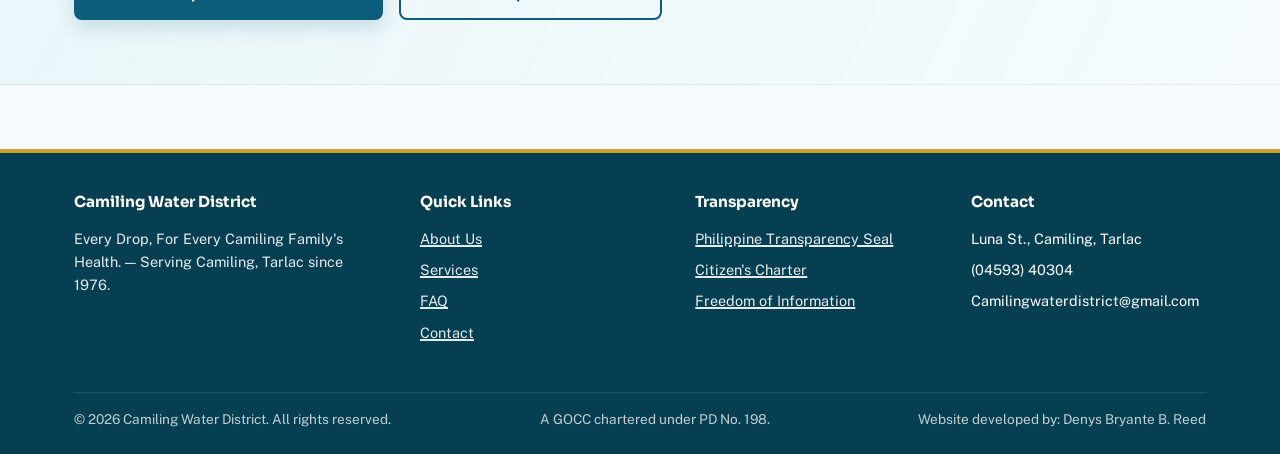
<file: transparency.html>
<!DOCTYPE html>
<html lang="en">
<head>
<meta charset="UTF-8">
<link rel="icon" href="assets/cwd-logo.png?v=20261118-fix3" type="image/png">
<link rel="shortcut icon" href="assets/cwd-logo.png?v=20261118-fix3">
<meta name="viewport" content="width=device-width, initial-scale=1.0">
<title>Transparency — Camiling Water District</title>
<meta name="description" content="Transparency Seal, Citizen's Charter, FOI, and public documents of the Camiling Water District.">
<meta property="og:type" content="website">
<meta property="og:site_name" content="Camiling Water District">
<meta property="og:title" content="Transparency — Camiling Water District">
<meta property="og:description" content="Transparency Seal, Citizen's Charter, FOI, and public documents of the Camiling Water District.">
<link href="https://fonts.googleapis.com/css2?family=Sora:wght@600;700&family=Public+Sans:wght@400;600;700&display=swap" rel="stylesheet">
<link rel="stylesheet" href="assets/styles.css?v=cms-audit-20261125">
</head>
<body class="bg-drops">

<div class="gov-bar">
  <div class="container">
    <span>Official Website of the Camiling Water District</span>
    <nav aria-label="Government links">
      <a href="transparency.html#seal">Philippine Transparency Seal</a>
      <a href="transparency.html#charter">Citizen's Charter</a>
      <a href="transparency.html#foi">FOI</a>
      <form class="site-search" action="search.html" method="get" role="search">
        <label for="site-q" class="sr-only">Search the site</label>
        <input type="search" id="site-q" name="q" placeholder="Search the site" autocomplete="off">
        <button type="submit">Search</button>
      </form>
    </nav>
  </div>
</div>

<header class="site-header">
  <div class="container">
    <a href="index.html" class="brand">
      <img src="assets/cwd-logo.png" alt="Camiling Water District" class="brand-logo">
      <span class="brand-text"><strong>Camiling Water District</strong><em>Alagang Tubig, Alagang Pamilya</em><span>Luna St. Camiling, Tarlac</span></span>
    </a>
    <button class="nav-toggle" aria-expanded="false" aria-controls="main-nav">Menu</button>
    <nav class="main-nav" id="main-nav" aria-label="Primary">
      <ul>
        <li><a href="index.html">Home</a></li>
        <li class="nav-dropdown">
          <a href="about.html">About Us</a>
          <ul class="dropdown-menu">
            <li><a href="about.html">About CWD</a></li>
            <li><a href="about.html#mission-vision">Mission/Vision</a></li>
            <li><a href="about.html#leadership">Organizational Chart/Leadership</a></li>
            <li><a href="about.html#jva">Joint Venture with PrimeWater</a></li>
          </ul>
        </li>
        <li class="nav-dropdown">
          <a href="services.html">Services</a>
          <ul class="dropdown-menu">
            <li><a href="services.html#new-connection">New Service Connection</a></li>
            <li><a href="services.html#other-services">Other Services</a></li>
            <li><a href="services.html#requirements">Requirements Checklist</a></li>
            <li><a href="services.html#projects-section">Projects</a></li>
          </ul>
        </li>
        <li><a href="payments.html">Payments</a></li>
        <li class="nav-dropdown">
          <a href="rates.html">Rates &amp; Fees</a>
          <ul class="dropdown-menu">
            <li><a href="rates.html#bill-estimator">Bill Estimator</a></li>
            <li><a href="rates.html#rate-schedule">Rate Schedule</a></li>
          </ul>
        </li>
        <li class="nav-dropdown">
          <a href="careers.html">Careers</a>
          <ul class="dropdown-menu">
            <li><a href="careers.html#openings">Job Openings/Postings</a></li>
            <li><a href="careers.html#how-to-apply">How to Apply</a></li>
            <li><a href="careers.html#qualifications">General Qualification Standards</a></li>
          </ul>
        </li>
        <li><a href="news.html">News</a></li>
        <li><a href="faq.html">FAQ</a></li>
        <li><a href="contact.html">Contact</a></li>
      </ul>
    </nav>
  </div>
</header>

<main id="content">

  <section>
    <div class="container">
      <h1>Transparency</h1>
      <p style="max-width:60ch;">CWD's transparency documents, required under Philippine government web standards.</p>
    </div>
  </section>

  <section id="seal" class="section-tint">
    <div class="container">
      <!-- Transparency Seal display — standard Philippine government website format -->
      <div style="display:flex; gap:2.5rem; align-items:flex-start; flex-wrap:wrap; margin-bottom:2.5rem;">
        <div style="flex-shrink:0; text-align:center;">
          <img src="assets/transparency-seal.png"
               alt="Philippine Government Transparency Seal — Republika ng Pilipinas"
               class="ts-seal-large"
               style="width:150px; height:150px; margin:0 auto 0.75rem;"
               loading="eager">
          <p style="font-size:0.8rem; color:var(--ink-soft); max-width:14ch; margin:0 auto; text-align:center;">
            Transparency<br>Seal
          </p>
        </div>
        <div style="flex:1; min-width:260px;">
          <h2 style="margin-top:0;">Transparency Seal</h2>
          <p>In compliance with <strong>Section 93 of the General Appropriations Act</strong> and <strong>National Budget Circular No. 542</strong>, the Camiling Water District (CWD) publishes the following transparency documents on this website.</p>
          <p>The Transparency Seal is a certificate that CWD has complied with the requirements of Section 93 of the GAA, making government information accessible to every Filipino citizen it serves.</p>
          <p style="font-size:0.9rem; color:var(--ink-soft);">
            Basis: RA 11032 (Ease of Doing Business Act) · EO 2 s. 2016 (FOI) · NBC 542 · Section 93, GAA
          </p>
        </div>
      </div>

      <h3 style="margin-bottom:1.25rem;">Transparency Documents</h3>

      <!-- Loading state -->
      <p id="trans-loading" style="color:var(--ink-soft);">Loading documents…</p>

      <!-- Error state -->
      <p id="trans-error" hidden style="color:var(--danger);">
        Unable to load documents. Please <a href="contact.html">contact us</a> directly.
      </p>

      <!-- Groups injected here by script -->
      <div id="trans-list" aria-live="polite"></div>
    </div>
  </section>

  <section id="charter">
    <div class="container">
      <h2>Citizen's Charter</h2>
      <p style="max-width:60ch;">CWD's Citizen's Charter describes the step-by-step procedure, requirements, fees, and processing time for each frontline service, as required under the Ease of Doing Business Act (RA 11032).</p>
      <p id="charter-placeholder" data-unverified>[Full Citizen's Charter document/download link — pending from HR/Admin.]</p>
      <div id="charter-document-actions" class="document-actions" hidden>
        <a id="charter-document-view" class="btn btn-primary" href="#" target="_blank" rel="noopener noreferrer">View Citizen's Charter</a>
        <a id="charter-document-download" class="btn btn-outline" href="#" download>Download Citizen's Charter</a>
      </div>
    </div>
  </section>

  <section id="foi" class="section-tint">
    <div class="container">
      <h2>Freedom of Information</h2>
      <p style="max-width:60ch;">CWD supports public access to official records under Executive Order No. 2, s. 2016 (Freedom of Information). You can view and track FOI requests filed with Camiling Water District through the official eFOI portal.</p>
      <div style="display:flex; gap:1rem; flex-wrap:wrap; margin-top:1.5rem;">
        <a href="https://www.foi.gov.ph/requests/?status=&category=&q=Camiling+Water+District"
           class="btn btn-primary"
           target="_blank"
           rel="noopener noreferrer">
          View FOI Requests on eFOI Portal ↗
        </a>
        <a href="contact.html" class="btn btn-outline">Submit a Request via Contact</a>
      </div>
    </div>
  </section>

</main>

<footer class="site-footer">
  <div class="container">
    <div class="footer-grid">
      <div><h4>Camiling Water District</h4><p class="footer-tagline">Every Drop, For Every Camiling Family&#39;s Health. — Serving Camiling, Tarlac since 1976.</p></div>
      <div><h4>Quick Links</h4><ul><li><a href="about.html">About Us</a></li><li><a href="services.html">Services</a></li><li><a href="faq.html">FAQ</a></li>
        <li><a href="contact.html">Contact</a></li></ul></div>
      <div><h4>Transparency</h4><ul><li><a href="transparency.html#seal">Philippine Transparency Seal</a></li><li><a href="transparency.html#charter">Citizen's Charter</a></li><li><a href="transparency.html#foi">Freedom of Information</a></li></ul></div>
      <div><h4>Contact</h4><ul><li>Luna St., Camiling, Tarlac</li><li>(04593) 40304</li><li>Camilingwaterdistrict@gmail.com</li></ul></div>
    </div>
    <div class="footer-bottom">
      <span>&copy; 2026 Camiling Water District. All rights reserved.</span>
      <span>A GOCC chartered under PD No. 198.</span>
      <span>Website developed by: Denys Bryante B. Reed</span>
    </div>
  </div>
</footer>

<script src="assets/script.js?v=cms-binding-fix-20261126"></script>
<script>
(function () {
  const container = document.getElementById("trans-list");
  const loading   = document.getElementById("trans-loading");
  const error     = document.getElementById("trans-error");

  fetch("data/transparency.json", { cache: "no-store" })
    .then(function (res) {
      if (!res.ok) throw new Error("HTTP " + res.status);
      return res.json();
    })
    .then(function (data) {
      loading.hidden = true;
      const items = data.items || [];

      if (items.length === 0) {
        container.innerHTML = "<p style='color:var(--ink-soft);'>No documents posted yet.</p>";
        return;
      }

      // Group by category
      const groups = {};
      items.forEach(function (item) {
        const cat = item.category || "Other";
        if (!groups[cat]) groups[cat] = [];
        groups[cat].push(item);
      });

      // Render each category group
      Object.keys(groups).sort().forEach(function (cat) {
        // Sort items within group: newest year first
        const sorted = groups[cat].slice().sort(function (a, b) {
          return (parseInt(b.year) || 0) - (parseInt(a.year) || 0);
        });

        // Category heading
        const h4 = document.createElement("h4");
        h4.textContent = cat;
        h4.style.cssText = "color:var(--teal-deep); margin:1.5rem 0 0.75rem; font-family:var(--font-head);";
        container.appendChild(h4);

        // Divider
        const hr = document.createElement("hr");
        hr.style.cssText = "border:none; border-top:1px solid var(--line); margin-bottom:1rem;";
        container.appendChild(hr);

        // Cards grid
        const grid = document.createElement("div");
        grid.className = "grid";
        grid.style.gridTemplateColumns = "repeat(auto-fit, minmax(240px, 1fr))";
        grid.style.marginBottom = "0.5rem";

        sorted.forEach(function (item) {
          const card = document.createElement("div");
          card.className = "card";

          // Document icon
          card.innerHTML = '<div class="card-icon" aria-hidden="true">'
            + '<svg viewBox="0 0 24 24" style="stroke:var(--teal);fill:none;stroke-width:1.8;stroke-linecap:round;stroke-linejoin:round;">'
            + '<path d="M14 2H6a2 2 0 0 0-2 2v16a2 2 0 0 0 2 2h12a2 2 0 0 0 2-2V8z"/>'
            + '<path d="M14 2v6h6"/><path d="M9 13h6M9 17h6"/></svg></div>';

          // Year badge
          if (item.year) {
            const badge = document.createElement("span");
            badge.textContent = item.year;
            badge.style.cssText = "display:inline-block; font-size:0.72rem; font-weight:700; "
              + "background:rgba(11,93,122,0.08); color:var(--teal); "
              + "padding:1px 8px; border-radius:4px; margin-bottom:0.4rem;";
            card.appendChild(badge);
          }

          // Title
          const h5 = document.createElement("h3");
          h5.style.fontSize = "0.95rem";
          h5.textContent = item.title;
          card.appendChild(h5);

          // Offer both an in-browser preview and a separate download.
          if (item.document) {
            const actions = document.createElement("div");
            actions.className = "document-actions";
            const view = document.createElement("a");
            view.href = item.document;
            view.target = "_blank";
            view.rel = "noopener noreferrer";
            view.textContent = "View document";
            view.className = "btn btn-primary";
            view.setAttribute("aria-label", "View " + item.title + " in a new tab");
            const download = document.createElement("a");
            download.href = item.document;
            download.textContent = "Download PDF";
            download.className = "btn btn-outline";
            download.setAttribute("download", "");
            download.setAttribute("aria-label", "Download " + item.title + " PDF");
            actions.appendChild(view);
            actions.appendChild(download);
            card.appendChild(actions);
          } else {
            const pending = document.createElement("p");
            pending.style.cssText = "font-size:0.8rem; color:var(--ink-soft); margin-top:0.5rem;";
            pending.textContent = "Document pending.";
            card.appendChild(pending);
          }

          grid.appendChild(card);
        });

        container.appendChild(grid);
      });
    })
    .catch(function () {
      loading.hidden = true;
      error.hidden = false;
    });
}());
</script>
</body>
</html>
</file>
<file: assets/styles.css>
/* =========================================================
   CAMIWD — Shared Design System
   Camiling Water District official website
   ========================================================= */

:root {
  /* Brand tokens (approved) */
  --teal: #0B5D7A;
  --teal-deep: #073F52;
  --gold: #C9A227;
  --white: #FFFFFF;
  --ink: #14242B;
  --ink-soft: #45585F;
  --line: #D8E1E4;
  --bg-tint: #F3F7F8;
  --success: #2F7D4F;
  --danger: #B4392E;

  /* Type */
  --font-head: "Sora", "Segoe UI", sans-serif;
  --font-body: "Public Sans", "Segoe UI", sans-serif;

  /* Layout */
  --max-width: 1180px;
  --radius: 6px;
  --space-1: 0.5rem;
  --space-2: 1rem;
  --space-3: 1.5rem;
  --space-4: 2.5rem;
  --space-5: 4rem;
}

* { box-sizing: border-box; }
html { scroll-behavior: smooth; }

body {
  margin: 0;
  font-family: var(--font-body);
  color: var(--ink);
  background: var(--white);
  line-height: 1.6;
  font-size: 16px;
}

h1, h2, h3, h4 {
  font-family: var(--font-head);
  color: var(--teal-deep);
  line-height: 1.2;
  margin: 0 0 var(--space-2);
}
h1 { font-size: clamp(2rem, 4vw, 2.75rem); }
h2 { font-size: clamp(1.5rem, 3vw, 2rem); }
h3 { font-size: 1.25rem; }

p { max-width: 68ch; margin: 0 0 var(--space-2); color: var(--ink-soft); }

a { color: var(--teal); text-decoration-thickness: 1.5px; }
a:hover { color: var(--teal-deep); }

img { max-width: 100%; display: block; }

.container {
  max-width: var(--max-width);
  margin: 0 auto;
  padding: 0 var(--space-3);
}

/* Visible focus state — accessibility requirement */
a:focus-visible, button:focus-visible, input:focus-visible,
textarea:focus-visible, select:focus-visible {
  outline: 3px solid var(--gold);
  outline-offset: 2px;
}

@media (prefers-reduced-motion: reduce) {
  * { animation: none !important; transition: none !important; scroll-behavior: auto !important; }
}

/* ---------- Announcement banner (homepage) ---------- */
/* Hidden by default; shown only when banner_show=true in data/homepage.json */
.site-banner {
  background: var(--gold);
  color: var(--teal-deep);
  font-size: 0.9rem;
  font-weight: 600;
  padding: 0.6rem var(--space-3);
  /* Minimum 4.5:1 contrast: gold #C9A227 on teal-deep #073F52 = ~5.8:1 ✓ */
}
.site-banner .container {
  display: flex;
  align-items: center;
  gap: var(--space-2);
  flex-wrap: wrap;
}
.site-banner-label {
  display: inline-block;
  background: var(--teal-deep);
  color: var(--white);
  font-size: 0.72rem;
  font-weight: 700;
  text-transform: uppercase;
  letter-spacing: 0.06em;
  padding: 2px 8px;
  border-radius: 3px;
  flex-shrink: 0;
}
.site-banner-message {
  flex: 1;
  min-width: 0;
}

/* ---------- Gov-bar ---------- */
.gov-bar {
  background: var(--teal-deep);
  color: var(--white);
  font-size: 0.85rem;
}
.gov-bar .container {
  display: flex;
  flex-wrap: wrap;
  gap: var(--space-1) var(--space-3);
  align-items: center;
  padding-top: var(--space-1);
  padding-bottom: var(--space-1);
}
.gov-bar span { opacity: 0.85; }
.gov-bar nav { display: flex; gap: var(--space-3); flex-wrap: wrap; margin-left: auto; }
.gov-bar a { color: var(--white); opacity: 0.95; }
.gov-bar a:hover { opacity: 1; text-decoration-color: var(--gold); }

/* ---------- Header / primary nav ---------- */
.site-header {
  border-bottom: 1px solid var(--line);
  position: sticky;
  top: 0;
  background: var(--white);
  z-index: 50;
}
.site-header .container {
  display: flex;
  align-items: center;
  justify-content: space-between;
  padding-top: var(--space-2);
  padding-bottom: var(--space-2);
}
.brand {
  display: flex;
  align-items: center;
  gap: var(--space-2);
  text-decoration: none;
}
.brand-logo {
  height: 44px;
  width: 44px;
  border-radius: 50%;
  object-fit: cover;
  display: block;
  flex-shrink: 0;
}
/* Visually show brand-text alongside the logo */
.brand .brand-text {
  line-height: 1.2;
  display: flex;
  flex-direction: column;
  justify-content: center;
}
.brand-text strong {
  display: block;
  color: var(--teal-deep);
  font-family: var(--font-head);
  font-size: 1rem;
  font-weight: 700;
}
.brand-text em {
  display: block;
  color: var(--teal);
  font-family: var(--font-body);
  font-size: 0.78rem;
  font-style: italic;
  font-weight: 600;
  margin-top: 0.1rem;
}
.brand-text span {
  display: block;
  font-size: 0.72rem;
  color: var(--ink-soft);
  margin-top: 0.1rem;
}

/* ---------- Gov-bar Transparency Seal image ---------- */
.gov-bar .ts-seal-img {
  height: 16px;
  width: 16px;
  border-radius: 50%;
  object-fit: cover;
  vertical-align: middle;
  margin-right: 0.35rem;
  display: inline-block;
}
/* Footer seal — smaller than gov-bar version */
.site-footer .ts-seal-img {
  height: 14px;
  width: 14px;
  border-radius: 50%;
  object-fit: cover;
  vertical-align: middle;
  margin-right: 0.3rem;
  display: inline-block;
  opacity: 0.85;
}
.gov-bar .ts-seal-link {
  display: inline-flex;
  align-items: center;
  gap: 0.3rem;
}
/* Transparency Seal — large display on transparency.html */
.ts-seal-large {
  border-radius: 50%;
  object-fit: cover;
  display: block;
}

.main-nav > ul {
  list-style: none;
  display: flex;
  gap: var(--space-3);
  margin: 0; padding: 0;
}
.main-nav a {
  color: var(--ink);
  text-decoration: none;
  font-weight: 600;
  font-size: 0.95rem;
  padding: var(--space-1) 0;
  border-bottom: 2px solid transparent;
}
.main-nav a:hover, .main-nav a[aria-current="page"] {
  color: var(--teal-deep);
  border-bottom-color: var(--gold);
}

.nav-toggle {
  display: none;
  background: none;
  border: 1px solid var(--line);
  border-radius: var(--radius);
  padding: 0.4rem 0.6rem;
  cursor: pointer;
}

@media (max-width: 860px) {
  .nav-toggle { display: block; }
  .main-nav {
    display: none;
    width: 100%;
    order: 3;
  }
  .main-nav.open { display: block; }
  .main-nav > ul { flex-direction: column; gap: 0; padding-bottom: var(--space-2); }
  .main-nav a { display: block; padding: var(--space-1) 0; }
  .site-header .container { flex-wrap: wrap; }
  /* Mobile dropdown — show sub-links inline, indented */
  .nav-dropdown .dropdown-menu {
    position: static;
    box-shadow: none;
    border: none;
    background: transparent;
    padding: 0 0 0 1rem;
    min-width: auto;
    display: none;
  }
  .nav-dropdown.open .dropdown-menu { display: block; }
  .nav-dropdown .dropdown-menu a {
    font-size: 0.88rem;
    color: var(--teal);
    padding: 0.3rem 0;
    border-bottom: none;
  }
  .nav-dropdown > a::after { content: " ▾"; font-size: 0.7rem; }
}

/* ---------- Nav dropdown ---------- */
.nav-dropdown {
  position: relative;
}
.nav-dropdown > a::after {
  content: " ▾";
  font-size: 0.65rem;
  vertical-align: middle;
  opacity: 0.7;
}
.dropdown-menu {
  display: none;
  position: absolute;
  top: calc(100% + 6px);
  left: 0;
  background: var(--white);
  border: 1px solid var(--line);
  border-radius: var(--radius);
  box-shadow: 0 4px 16px rgba(7,63,82,0.12);
  min-width: 210px;
  z-index: 100;
  padding: 0.4rem 0;
}
.nav-dropdown:hover .dropdown-menu,
.nav-dropdown.open .dropdown-menu {
  display: block;
}
.dropdown-menu a {
  display: block;
  padding: 0.55rem 1.1rem;
  font-size: 0.9rem;
  font-weight: 600;
  color: var(--ink);
  text-decoration: none;
  border-bottom: none !important;
  white-space: nowrap;
}
.dropdown-menu a:hover {
  background: var(--bg-tint);
  color: var(--teal-deep);
}
.dropdown-menu a.dropdown-sub-item {
  font-weight: 400;
  font-size: 0.875rem;
  padding-left: 1.6rem;
  color: var(--ink-soft);
}
.dropdown-menu a.dropdown-sub-item:hover {
  color: var(--teal-deep);
  background: var(--bg-tint);
}
.dropdown-menu hr {
  border: none;
  border-top: 1px solid var(--line);
  margin: 0.3rem 0;
}

/* ---------- CAMIWD Pledge ---------- */
.camiwd-pledge {
  background: var(--teal-deep);
  color: var(--white);
  padding: var(--space-5) var(--space-3);
  border-radius: var(--radius);
  max-width: 760px;
}
.camiwd-pledge h2 {
  font-family: var(--font-head);
  font-size: clamp(1.4rem, 3vw, 1.75rem);
  color: var(--gold);
  text-align: center;
  margin-bottom: var(--space-4);
}
.pledge-list {
  list-style: none;
  margin: 0 auto;
  padding: 0;
  max-width: 680px;
  display: flex;
  flex-direction: column;
  gap: 1.25rem;
}
.pledge-list li {
  display: flex;
  align-items: flex-start;
  gap: 1rem;
  font-family: var(--font-body);
  line-height: 1.55;
  color: rgba(255,255,255,0.92);
}
.pledge-letter {
  flex-shrink: 0;
  width: 2.5rem;
  height: 2.5rem;
  display: flex;
  align-items: center;
  justify-content: center;
  background: var(--teal);
  color: var(--gold);
  font-family: var(--font-head);
  font-weight: 700;
  font-size: 1.2rem;
  border-radius: 50%;
}
.pledge-text { padding-top: 0.35rem; }
.pledge-text strong { color: var(--white); }
@media (max-width: 600px) {
  .camiwd-pledge { padding: var(--space-4) var(--space-2); }
  .pledge-list li { gap: 0.75rem; }
}


.payments-hero {
  position: relative;
  background-image: url("payments-bg.png");
  background-size: cover;
  background-position: center;
  background-repeat: no-repeat;
  padding: 5rem 0;
  overflow: hidden;
}
.payments-hero-overlay {
  position: absolute;
  inset: 0;
  background: rgba(7, 63, 82, 0.62);
}
.payments-hero-content {
  position: relative;
  z-index: 1;
}
.payments-hero-content h1 {
  color: var(--white);
  text-shadow: 0 1px 4px rgba(0,0,0,0.35);
}
.payments-hero-content p {
  color: rgba(255,255,255,0.88);
  text-shadow: 0 1px 3px rgba(0,0,0,0.3);
  max-width: 60ch;
}

/* ---------- Services hero banner ---------- */
.services-hero {
  position: relative;
  background-image: url("services-bg.png");
  background-size: cover;
  background-position: center;
  background-repeat: no-repeat;
  padding: 5rem 0;
  overflow: hidden;
}
.services-hero-overlay {
  position: absolute;
  inset: 0;
  background: rgba(7, 63, 82, 0.62);
}
.services-hero-content {
  position: relative;
  z-index: 1;
}
.services-hero-content h1 {
  color: var(--white);
  text-shadow: 0 1px 4px rgba(0,0,0,0.35);
}
.services-hero-content p {
  color: rgba(255,255,255,0.88);
  text-shadow: 0 1px 3px rgba(0,0,0,0.3);
  max-width: 60ch;
}

/* ---------- Careers hero banner ---------- */
.careers-hero {
  position: relative;
  background-image: url("careers-bg.png");
  background-size: cover;
  background-position: center;
  background-repeat: no-repeat;
  padding: 5rem 0;
  overflow: hidden;
}
.careers-hero-overlay {
  position: absolute;
  inset: 0;
  background: rgba(7, 63, 82, 0.62);
}
.careers-hero-content {
  position: relative;
  z-index: 1;
}
.careers-hero-content h1 {
  color: var(--white);
  text-shadow: 0 1px 4px rgba(0,0,0,0.35);
}
.careers-hero-content p {
  color: rgba(255,255,255,0.88);
  text-shadow: 0 1px 3px rgba(0,0,0,0.3);
  max-width: 60ch;
}

/* ---------- Contact Us hero banner ---------- */
.contact-hero {
  position: relative;
  background-image: url("contact-bg.png");
  background-size: cover;
  background-position: center;
  background-repeat: no-repeat;
  padding: 5rem 0;
  overflow: hidden;
}
.contact-hero-overlay {
  position: absolute;
  inset: 0;
  background: rgba(7, 63, 82, 0.62);
}
.contact-hero-content {
  position: relative;
  z-index: 1;
}
.contact-hero-content h1 {
  color: var(--white);
  text-shadow: 0 1px 4px rgba(0,0,0,0.35);
}
.contact-hero-content p {
  color: rgba(255,255,255,0.88);
  text-shadow: 0 1px 3px rgba(0,0,0,0.3);
  max-width: 60ch;
}


.rates-hero {
  position: relative;
  background-image: url("rates-bg.png");
  background-size: cover;
  background-position: center;
  background-repeat: no-repeat;
  padding: 5rem 0;
  overflow: hidden;
}
/* Dark overlay — ensures text is readable over any photo */
.rates-hero-overlay {
  position: absolute;
  inset: 0;
  background: rgba(7, 63, 82, 0.62); /* --teal-deep at 62% opacity */
}
/* Content sits above the overlay */
.rates-hero-content {
  position: relative;
  z-index: 1;
}
.rates-hero-content h1 {
  color: var(--white);
  text-shadow: 0 1px 4px rgba(0,0,0,0.35);
}
.rates-hero-content p {
  color: rgba(255,255,255,0.88);
  text-shadow: 0 1px 3px rgba(0,0,0,0.3);
  max-width: 60ch;
}


.btn {
  display: inline-block;
  font-family: var(--font-body);
  font-weight: 700;
  font-size: 0.95rem;
  padding: 0.75rem 1.4rem;
  border-radius: var(--radius);
  text-decoration: none;
  border: 2px solid transparent;
  cursor: pointer;
}
.btn-primary { background: var(--teal); color: var(--white); }
.btn-primary:hover { background: var(--teal-deep); color: var(--white); }
.btn-outline { border-color: var(--teal); color: var(--teal); background: transparent; }
.btn-outline:hover { background: var(--teal); color: var(--white); }
.btn-gold { background: var(--gold); color: var(--teal-deep); }
.btn-gold:hover { filter: brightness(0.92); }

/* ---------- Sections ---------- */
section { padding: var(--space-5) 0; }
.section-tint { background: var(--bg-tint); }
.section-head { max-width: 60ch; margin-bottom: var(--space-4); }
.section-head p { margin-bottom: 0; }

/* ---------- Cards / grid ---------- */
.grid {
  display: grid;
  gap: var(--space-3);
  grid-template-columns: repeat(auto-fit, minmax(240px, 1fr));
}
.card {
  border: 1px solid var(--line);
  border-radius: var(--radius);
  padding: var(--space-3);
  background: var(--white);
}
.card h3 { margin-bottom: var(--space-1); }
.card p { font-size: 0.95rem; margin-bottom: 0; }

.card-icon {
  width: 48px;
  height: 48px;
  border-radius: 50%;
  background: var(--bg-tint);
  display: flex;
  align-items: center;
  justify-content: center;
  margin-bottom: var(--space-2);
  flex-shrink: 0;
}
.card-icon svg {
  width: 24px;
  height: 24px;
  stroke: var(--teal);
  fill: none;
  stroke-width: 1.8;
  stroke-linecap: round;
  stroke-linejoin: round;
}
.card:hover .card-icon { background: var(--teal); }
.card:hover .card-icon svg { stroke: var(--white); }

/* ---------- Tables (rates, schedules) ---------- */
table { width: 100%; border-collapse: collapse; font-size: 0.95rem; }
th, td { text-align: left; padding: 0.75rem 1rem; border-bottom: 1px solid var(--line); }
th { font-family: var(--font-head); color: var(--teal-deep); background: var(--bg-tint); }

/* ---------- Forms ---------- */
label { display: block; font-weight: 600; margin-bottom: 0.35rem; font-size: 0.95rem; }
input, textarea, select {
  width: 100%;
  padding: 0.65rem 0.8rem;
  border: 1px solid var(--line);
  border-radius: var(--radius);
  font-family: var(--font-body);
  font-size: 1rem;
  margin-bottom: var(--space-2);
}
.field-error { color: var(--danger); font-size: 0.85rem; margin-top: -0.75rem; margin-bottom: var(--space-2); }
.checkbox-row { display: flex; align-items: flex-start; gap: 0.6rem; }
.checkbox-row input { width: auto; margin: 0.2rem 0 0; }

/* ---------- Callout / notice ---------- */
.notice {
  border-left: 4px solid var(--gold);
  background: var(--bg-tint);
  padding: var(--space-2) var(--space-3);
  border-radius: var(--radius);
}

/* ---------- Footer ---------- */
.site-footer {
  background: var(--teal-deep);
  color: var(--white);
  padding: var(--space-4) 0 var(--space-3);
  margin-top: var(--space-5);
}
.site-footer a { color: var(--white); opacity: 0.9; }
.site-footer a:hover { opacity: 1; }
.footer-grid {
  display: grid;
  gap: var(--space-4);
  grid-template-columns: 1.3fr 1fr 1fr 1fr;
}
.footer-grid h4 { color: var(--white); font-size: 0.95rem; margin-bottom: var(--space-2); }
.footer-grid ul { list-style: none; margin: 0; padding: 0; }
.footer-grid li { margin-bottom: 0.5rem; font-size: 0.9rem; }
.footer-tagline { font-size: 0.9rem; color: var(--white); opacity: 0.9; max-width: 30ch; }
.footer-bottom {
  border-top: 1px solid rgba(255,255,255,0.15);
  margin-top: var(--space-4);
  padding-top: var(--space-2);
  font-size: 0.85rem;
  opacity: 0.75;
  display: flex;
  justify-content: space-between;
  flex-wrap: wrap;
  gap: var(--space-1);
}
@media (max-width: 720px) {
  .footer-grid { grid-template-columns: 1fr 1fr; }
}
/* ---------- Person cards (Board / Management) ---------- */
.person-card {
  display: flex;
  flex-direction: column;
  align-items: center;
  text-align: center;
}
.person-photo {
  width: 88px;
  height: 88px;
  border-radius: 50%;
  object-fit: cover;
  margin-bottom: var(--space-2);
  border: 3px solid var(--line);
  flex-shrink: 0;
}
/* Neutral placeholder shown when no photo is provided */
.person-photo-placeholder {
  width: 88px;
  height: 88px;
  border-radius: 50%;
  background: var(--bg-tint);
  border: 3px solid var(--line);
  display: flex;
  align-items: center;
  justify-content: center;
  margin-bottom: var(--space-2);
  flex-shrink: 0;
}
.person-photo-placeholder svg {
  width: 44px;
  height: 44px;
  stroke: var(--line);
  fill: none;
  stroke-width: 1.5;
  stroke-linecap: round;
  stroke-linejoin: round;
}
.person-card h3 { font-size: 1rem; margin-bottom: 0.15rem; }
.person-card p  { font-size: 0.88rem; margin: 0; }

/* ---------- Placeholder flag (dev-only visual cue; remove before publish) ---------- */
[data-unverified] { outline: 2px dashed var(--danger); outline-offset: 2px; }

/* ---------- Project status badges ---------- */
/* All badges meet WCAG 2.1 AA 4.5:1 contrast on white card backgrounds */
.project-badge {
  display: inline-block;
  font-size: 0.72rem;
  font-weight: 700;
  text-transform: uppercase;
  letter-spacing: 0.06em;
  padding: 2px 9px;
  border-radius: 3px;
  margin-bottom: 0.5rem;
}
/* Ongoing — teal bg (#0B5D7A) white text → contrast ~6.8:1 ✓ */
.project-badge-ongoing  { background: var(--teal);      color: var(--white); }
/* Planned  — gold bg (#C9A227) teal-deep text → contrast ~5.8:1 ✓ */
.project-badge-planned  { background: var(--gold);      color: var(--teal-deep); }
/* Completed — success bg (#2F7D4F) white text → contrast ~5.1:1 ✓ */
.project-badge-completed { background: var(--success);  color: var(--white); }

/* Project card photo */
#projects-list {
  grid-template-columns: repeat(auto-fit, minmax(min(100%, 290px), 1fr));
  align-items: stretch;
  gap: 1.25rem;
}

#projects-list > .card {
  box-sizing: border-box;
  min-width: 0;
  height: 100%;
  padding: 0;
  overflow: hidden;
  display: flex;
  flex-direction: column;
}

.project-img {
  display: block;
  box-sizing: border-box;
  width: 100%;
  max-width: 100%;
  height: auto;
  aspect-ratio: 16 / 9;
  object-fit: cover;
  object-position: center;
  border-radius: 0;
  margin: 0;
  flex: 0 0 auto;
}

#projects-list > .card > div {
  box-sizing: border-box;
  min-width: 0;
  overflow-wrap: anywhere;
}


/* ---------- Nav dropdown refresh ---------- */
.dropdown-menu, .dropdown-menu li { list-style: none; margin: 0; }
.dropdown-menu a { border-radius: 6px; font-weight: 600; }
.dropdown-menu a:hover, .dropdown-menu a:focus-visible { background: var(--bg-tint); color: var(--teal-deep); box-shadow: inset 3px 0 0 var(--gold); }
.nav-dropdown:focus-within .dropdown-menu { display: block; }
@media (min-width: 861px) {
  .dropdown-menu { top: calc(100% + 8px); min-width: 280px; padding: 0.5rem; border-radius: 10px; border-top: 3px solid var(--gold); box-shadow: 0 14px 30px rgba(7,63,82,0.16); }
  .dropdown-menu::before { content: ""; position: absolute; left: 0; right: 0; top: -12px; height: 12px; }
  .dropdown-menu a { padding: 0.65rem 0.9rem; font-size: 0.92rem; white-space: normal; }
}

/* ---------- Home hero (text + photo) ---------- */
.home-hero-grid { display: grid; grid-template-columns: 1.15fr 0.85fr; gap: var(--space-4); align-items: center; }
.home-hero-photo { min-height: 380px; border-radius: 12px; border: 1px solid var(--line); box-shadow: 0 12px 32px rgba(7,63,82,0.18); overflow: hidden;
  background: url("home-hero-placeholder.webp") center / cover no-repeat, linear-gradient(135deg, var(--teal-deep), var(--teal)); }
@media (max-width: 860px) { .home-hero-grid { grid-template-columns: 1fr; } .home-hero-photo { min-height: 220px; order: -1; } }

/* ---------- News hero banner ---------- */
.news-hero { position: relative; background: var(--teal-deep) url("water-background.svg") center / cover no-repeat; padding: 5rem 0; overflow: hidden; }
.news-hero-overlay { position: absolute; inset: 0; background: rgba(7, 63, 82, 0.62); }
.news-hero-content { position: relative; z-index: 1; }
.news-hero-content h1 { color: var(--white); text-shadow: 0 1px 4px rgba(0,0,0,0.35); }
.news-hero-content p { color: rgba(255,255,255,0.88); text-shadow: 0 1px 3px rgba(0,0,0,0.3); max-width: 60ch; }
.contact-hero { background-color: var(--teal-deep); }

/* Anchor links land below the sticky header */
section[id] { scroll-margin-top: 96px; }

/* ---------- Site search + utilities ---------- */
.sr-only { position:absolute; width:1px; height:1px; overflow:hidden; clip:rect(0 0 0 0); white-space:nowrap; }
.gov-bar nav { display:flex; flex-wrap:wrap; align-items:center; gap:0.25rem 1rem; }
.site-search { display:inline-flex; gap:0.35rem; align-items:center; }
.site-search input { padding:0.25rem 0.6rem; border-radius:6px; border:1px solid rgba(255,255,255,0.45); background:rgba(255,255,255,0.12); color:#fff; font-size:0.85rem; width:150px; }
.site-search input::placeholder { color:rgba(255,255,255,0.78); }
.site-search input:focus-visible { outline:2px solid var(--gold); outline-offset:1px; }
.site-search button { padding:0.25rem 0.7rem; border-radius:6px; border:0; background:var(--gold); color:var(--teal-deep); font-weight:700; font-size:0.85rem; cursor:pointer; }

/* ---------- Search box alignment fix ---------- */
.gov-bar .site-search { display: flex; align-items: center; gap: 0.5rem; margin: 0 0 0 0.5rem; }
.gov-bar .site-search input[type="search"] { width: 200px; height: 34px; box-sizing: border-box; margin: 0; padding: 0 0.75rem; font-size: 0.9rem; line-height: 34px; }
.gov-bar .site-search button { height: 34px; box-sizing: border-box; margin: 0; padding: 0 1rem; font-size: 0.9rem; line-height: 1; display: inline-flex; align-items: center; }
@media (max-width: 600px) {
  .gov-bar .site-search { width: 100%; margin: 0.35rem 0 0; }
  .gov-bar .site-search input[type="search"] { flex: 1; width: auto; }
}

/* ---------- Organizational chart matching the official CWD structure ---------- */
.org-chart {
  width: 100%;
  max-width: 1180px;
  margin: 0 auto;
  display: flex;
  flex-direction: column;
  align-items: stretch;
}
.org-level { width: 100%; }
.org-level-title {
  width: min(100%, 390px);
  min-height: 42px;
  margin: 0 auto 1.15rem;
  padding: .65rem 1rem;
  display: flex;
  align-items: center;
  justify-content: center;
  text-align: center;
  text-transform: uppercase;
  letter-spacing: .045em;
  font-family: var(--font-head);
  font-size: .88rem;
  font-weight: 700;
  color: var(--ink, #17333d);
  background: #fff;
  border: 2px solid var(--ink, #17333d);
  box-shadow: inset 0 0 0 3px #fff, inset 0 0 0 4px var(--line, #c6d9de);
}
.org-people-grid { display: grid; gap: .85rem; align-items: stretch; }
.org-board-grid { grid-template-columns: repeat(5, minmax(0, 1fr)); }
.org-person-card {
  box-sizing: border-box;
  width: 100%;
  min-width: 0;
  min-height: 190px;
  padding: 1rem .75rem;
  display: flex;
  flex-direction: column;
  align-items: center;
  justify-content: flex-start;
  text-align: center;
  background: rgba(255,255,255,.98);
  border: 1.5px solid #263941;
  border-radius: 8px;
  box-shadow: 0 3px 10px rgba(7,63,82,.08);
  overflow-wrap: anywhere;
}
.org-person-card--board { min-height: 226px; }
.org-person-card--manager {
  min-height: 220px;
  width: min(100%, 280px);
  margin: 0 auto;
  border: 2px solid var(--gold, #c5a15a);
}
.org-person-card--support { min-height: 164px; }
.org-photo {
  position: relative;
  flex: 0 0 auto;
  width: 76px;
  height: 76px;
  margin: 0 auto .8rem;
  display: flex;
  align-items: center;
  justify-content: center;
  overflow: hidden;
  border-radius: 50%;
  border: 3px solid var(--teal, #2f889c);
  background: #e8f5f7;
}
.org-person-card--manager .org-photo { width: 96px; height: 96px; border-color: var(--gold, #c5a15a); }
.org-person-card--support .org-photo,
.org-person-card--staff .org-photo { width: 64px; height: 64px; }
.org-photo img {
  position: absolute;
  inset: 0;
  width: 100%;
  height: 100%;
  display: block;
  object-fit: cover;
  object-position: center;
  border-radius: 50%;
}
.org-photo svg {
  width: 55%;
  height: 55%;
  stroke: var(--teal-deep, #0b5668);
  fill: none;
  stroke-width: 1.5;
  stroke-linecap: round;
  stroke-linejoin: round;
  opacity: .65;
}
.org-person-name {
  margin: 0 0 .45rem;
  color: var(--teal-deep, #0b5668);
  font-family: var(--font-head);
  font-size: .91rem;
  font-weight: 700;
  line-height: 1.35;
}
.org-person-title {
  margin: 0;
  color: var(--ink-soft, #53686f);
  font-size: .78rem;
  line-height: 1.4;
}
.org-connector {
  width: 2px;
  height: 28px;
  flex: 0 0 auto;
  margin: 0 auto;
  background: #6c858c;
}
.org-connector-long { height: 34px; }
.org-management-row {
  display: grid;
  grid-template-columns: minmax(0, 1fr) minmax(240px, 280px) minmax(0, 1fr);
  align-items: center;
  gap: 1rem;
}
.org-gm-holder { grid-column: 2; grid-row: 1; min-width: 0; }
.org-gm-support { grid-column: 3; grid-row: 1; min-width: 0; width: min(100%, 220px); justify-self: end; }
.org-divisions-grid {
  display: grid;
  grid-template-columns: repeat(3, minmax(0, 1fr));
  align-items: start;
  gap: 1rem;
}
.org-division { min-width: 0; display: flex; flex-direction: column; gap: .9rem; }
.org-division-title {
  min-height: 46px;
  margin: 0;
  padding: .65rem .55rem;
  display: flex;
  align-items: center;
  justify-content: center;
  text-align: center;
  text-transform: uppercase;
  line-height: 1.35;
  font-family: var(--font-head);
  font-size: .78rem;
  font-weight: 700;
  color: var(--ink, #17333d);
  background: #fff;
  border: 2px solid var(--ink, #17333d);
  box-shadow: inset 0 0 0 3px #fff, inset 0 0 0 4px var(--line, #c6d9de);
}
.org-division-staff { display: grid; gap: .7rem; }
.org-person-card--staff {
  min-height: 145px;
  padding: .85rem .75rem;
}
.org-person-card--staff .org-person-name { font-size: .85rem; }
.org-person-card--staff .org-person-title { font-size: .76rem; }
@media (max-width: 1050px) {
  .org-board-grid { grid-template-columns: repeat(3, minmax(0, 1fr)); }
  .org-divisions-grid { grid-template-columns: repeat(2, minmax(0, 1fr)); }
}
@media (max-width: 720px) {
  .org-board-grid { grid-template-columns: repeat(2, minmax(0, 1fr)); }
  .org-management-row { grid-template-columns: minmax(0, 1fr); gap: .85rem; }
  .org-management-spacer { display: none; }
  .org-gm-holder { grid-column: 1; grid-row: 1; }
  .org-gm-support { grid-column: 1; grid-row: 2; justify-self: center; width: min(100%, 280px); }
  .org-divisions-grid { grid-template-columns: minmax(0, 1fr); }
  .org-level-title { font-size: .8rem; }
}
@media (max-width: 420px) {
  .org-board-grid { grid-template-columns: minmax(0, 1fr); }
  .org-person-card--board { min-height: 0; }
}

/* Respect system motion preferences for future transition enhancements. */
@media (prefers-reduced-motion: reduce) {
  .org-person-card { scroll-behavior: auto; }
}

/* ---------- Water backgrounds: layered water illustration ---------- */
.bg-waves,.bg-drops,.bg-splash {
  background-color:#f5fbfc;
  background-image:linear-gradient(180deg,rgba(247,252,253,.06),rgba(247,252,253,.14)),url("water-background.svg");
  background-repeat:no-repeat,no-repeat;
  background-position:center,center;
  background-size:cover,cover;
  background-attachment:fixed,fixed;
}
.bg-waves main>section,.bg-drops main>section,.bg-splash main>section {background-color:rgba(255,255,255,.34);}
.bg-waves main>section.section-tint,.bg-drops main>section.section-tint,.bg-splash main>section.section-tint {
  background:linear-gradient(115deg,rgba(229,244,248,.73),rgba(245,251,252,.66));
  border-top:1px solid rgba(78,159,181,.24);border-bottom:1px solid rgba(78,159,181,.14);
}
.bg-waves .card,.bg-drops .card,.bg-splash .card {background:rgba(255,255,255,.98);}
@media(max-width:700px){.bg-waves,.bg-drops,.bg-splash{background-attachment:scroll,scroll;background-position:center top,center top;background-size:auto,auto;}}

/* ---------- CWD design refinement: public-service clarity ---------- */
:root {
  --radius: 12px;
}

.site-header {
  box-shadow: 0 6px 24px rgba(7, 63, 82, 0.055);
  background: rgba(255, 255, 255, 0.97);
  backdrop-filter: saturate(135%) blur(10px);
}

.brand-logo {
  box-shadow: 0 0 0 3px rgba(11, 93, 122, 0.08);
}

.main-nav > ul {
  gap: clamp(0.75rem, 1.35vw, 1.35rem);
}

.main-nav a {
  border-radius: 6px 6px 0 0;
  transition: color 160ms ease, border-color 160ms ease;
}

.main-nav a:focus-visible,
.gov-bar a:focus-visible,
.btn:focus-visible {
  outline: 3px solid var(--gold);
  outline-offset: 3px;
}

.home-hero {
  position: relative;
  overflow: hidden;
  padding: clamp(3.25rem, 7vw, 6rem) 0;
  background:
    radial-gradient(ellipse at 5% 0%, rgba(91, 178, 197, 0.12), transparent 38%),
    linear-gradient(135deg, #f7fbfc 0%, #edf6f8 54%, #f7fbfc 100%);
}

.home-hero-grid {
  grid-template-columns: minmax(0, 1.02fr) minmax(0, 0.98fr);
  gap: clamp(2.25rem, 5vw, 5rem);
}

.home-hero-copy {
  position: relative;
  z-index: 1;
  padding: clamp(0rem, 1vw, 0.6rem) 0;
}

.home-hero-eyebrow {
  display: flex;
  align-items: center;
  flex-wrap: wrap;
  gap: 0.55rem;
  color: var(--teal);
  font-family: var(--font-body);
  font-size: 0.76rem;
  font-weight: 700;
  letter-spacing: 0.12em;
  line-height: 1.5;
  margin: 0 0 1rem;
  text-transform: uppercase;
}

.home-hero-eyebrow span {
  color: var(--gold);
  font-size: 1rem;
}

.home-hero-title {
  max-width: 13ch;
  color: var(--teal-deep);
  font-size: clamp(2.55rem, 4.5vw, 4.35rem);
  letter-spacing: -0.055em;
  line-height: 1.06;
  margin: 0 0 1.25rem;
  text-wrap: balance;
}

.home-hero-lead {
  max-width: 54ch;
  color: #3c535c;
  font-size: clamp(1.02rem, 1.3vw, 1.18rem);
  line-height: 1.8;
  margin-bottom: 1rem;
}

.home-hero-tagline {
  max-width: 50ch;
  color: var(--teal);
  font-size: 0.94rem;
  font-weight: 600;
  line-height: 1.7;
  margin-bottom: 0;
}

.home-hero-actions {
  display: flex;
  align-items: center;
  gap: 0.85rem;
  flex-wrap: wrap;
  margin-top: 1.75rem;
}

.home-hero-photo {
  min-height: clamp(320px, 36vw, 480px);
  border: 1px solid rgba(255, 255, 255, 0.8);
  border-radius: 24px;
  box-shadow: 0 22px 55px rgba(7, 63, 82, 0.16);
  position: relative;
  isolation: isolate;
}

.home-hero-photo::after {
  content: "";
  position: absolute;
  inset: 0;
  border-radius: inherit;
  background: linear-gradient(180deg, rgba(7, 63, 82, 0.02), rgba(7, 63, 82, 0.12));
  pointer-events: none;
  z-index: -1;
}

.btn {
  border-radius: 8px;
  transition: background 160ms ease, color 160ms ease, border-color 160ms ease, transform 160ms ease, box-shadow 160ms ease;
}

.btn-primary {
  box-shadow: 0 8px 18px rgba(11, 93, 122, 0.16);
}

.btn-primary:hover,
.btn-outline:hover {
  transform: translateY(-2px);
  box-shadow: 0 10px 22px rgba(7, 63, 82, 0.13);
}

.home-stats-section {
  padding: 1.5rem 0;
  background: rgba(243, 247, 248, 0.92);
  border-top: 1px solid rgba(216, 225, 228, 0.8);
  border-bottom: 1px solid rgba(216, 225, 228, 0.8);
}

.home-stats-grid {
  grid-template-columns: repeat(3, minmax(0, 1fr));
  gap: 1rem;
}

.home-stat {
  min-width: 0;
  padding: 1.45rem 1rem;
  text-align: center;
  border-right: 1px solid var(--line);
}

.home-stat:last-child {
  border-right: 0;
}

.home-stat h2 {
  color: var(--teal-deep);
  font-size: clamp(1.65rem, 2.8vw, 2.25rem);
  letter-spacing: -0.04em;
  line-height: 1.2;
  margin-bottom: 0.45rem !important;
  overflow-wrap: anywhere;
}

.home-stat:last-child h2 {
  font-size: clamp(1.25rem, 2vw, 1.75rem);
  letter-spacing: -0.025em;
}

.home-stat p {
  font-size: 0.94rem;
  line-height: 1.6;
  margin: 0 auto;
}

.section-head h2 {
  color: var(--teal-deep);
  letter-spacing: -0.035em;
  line-height: 1.2;
  margin-bottom: 0.8rem;
}

.section-head h2::after {
  content: "";
  display: block;
  width: 3.25rem;
  height: 3px;
  margin-top: 0.9rem;
  border-radius: 999px;
  background: linear-gradient(90deg, var(--teal), #71c7d4);
}

.card {
  border-radius: 14px;
  border-color: rgba(216, 225, 228, 0.9);
  box-shadow: 0 5px 18px rgba(7, 63, 82, 0.045);
  transition: transform 180ms ease, box-shadow 180ms ease, border-color 180ms ease;
}

.card:hover {
  transform: translateY(-3px);
  border-color: rgba(11, 93, 122, 0.24);
  box-shadow: 0 14px 28px rgba(7, 63, 82, 0.09);
}

.card-icon {
  border-radius: 14px;
}

.site-footer {
  border-top: 4px solid var(--gold);
}

@media (max-width: 860px) {
  .home-hero {
    padding: 3rem 0 3.5rem;
  }

  .home-hero-grid {
    grid-template-columns: 1fr;
    gap: 2rem;
  }

  .home-hero-photo {
    min-height: 280px;
    order: -1;
    border-radius: 18px;
  }

  .home-hero-title {
    max-width: 16ch;
    font-size: clamp(2.45rem, 7.5vw, 3.6rem);
  }

  .home-stats-grid {
    grid-template-columns: 1fr;
    gap: 0;
  }

  .home-stat {
    padding: 1.15rem 0.75rem;
    border-right: 0;
    border-bottom: 1px solid var(--line);
  }

  .home-stat:last-child {
    border-bottom: 0;
  }
}

@media (prefers-reduced-motion: reduce) {
  .card,
  .btn,
  .main-nav a {
    transition: none;
  }

  .card:hover,
  .btn-primary:hover,
  .btn-outline:hover {
    transform: none;
  }
}

/* Staff-uploaded imagery changes content only; these presentation rules stay fixed. */
.home-shortcut-img { width:100%; aspect-ratio:16/9; object-fit:cover; border-radius:10px; margin-bottom:1rem; }
.project-gallery { display:grid; grid-template-columns:repeat(auto-fit,minmax(110px,1fr)); gap:.65rem; margin-top:1rem; }
.project-gallery figure { margin:0; min-width:0; }
.project-gallery img { width:100%; aspect-ratio:4/3; object-fit:cover; border-radius:8px; }
.project-gallery figcaption { font-size:.8rem; color:var(--ink-soft); margin-top:.3rem; }


/* Document actions: open PDFs in-browser or download them separately. */
.document-actions {
  display: flex;
  align-items: center;
  flex-wrap: wrap;
  gap: 0.6rem;
  margin-top: 0.85rem;
}
.document-actions .btn {
  margin-top: 0 !important;
  font-size: 0.84rem;
  white-space: normal;
}
.attachment-item {
  margin-bottom: 0.8rem;
  overflow-wrap: anywhere;
}
.attachment-item .document-actions {
  margin-top: 0.45rem;
}
@media (max-width: 480px) {
  #projects-list {
    grid-template-columns: minmax(0, 1fr);
  }
  .document-actions .btn {
    flex: 1 1 auto;
    text-align: center;
  }
}


/* Services CMS cards: image sizing is controlled by the design, not upload dimensions. */
#services-list > .service-card {
  min-width: 0;
  overflow: hidden;
  display: flex;
  flex-direction: column;
}
.service-card-image {
  display: block;
  width: 100%;
  max-width: 100%;
  aspect-ratio: 16 / 9;
  height: auto;
  max-height: 220px;
  object-fit: cover;
  object-position: center;
  border-radius: 8px;
  margin: 0 0 1rem;
}


/* PagesCMS homepage hero: render the chosen image as a contained card image. */
.home-hero-photo { position: relative; overflow: hidden; background-color: #d9f0f4; }
.home-hero-photo .home-hero-cms-image {
  display: block;
  position: absolute;
  inset: 0;
  width: 100%;
  height: 100%;
  object-fit: cover;
  object-position: center;
  border-radius: inherit;
  z-index: 0;
}
.home-hero-photo.home-hero-photo-loaded::after { z-index: 1; }
</file>
